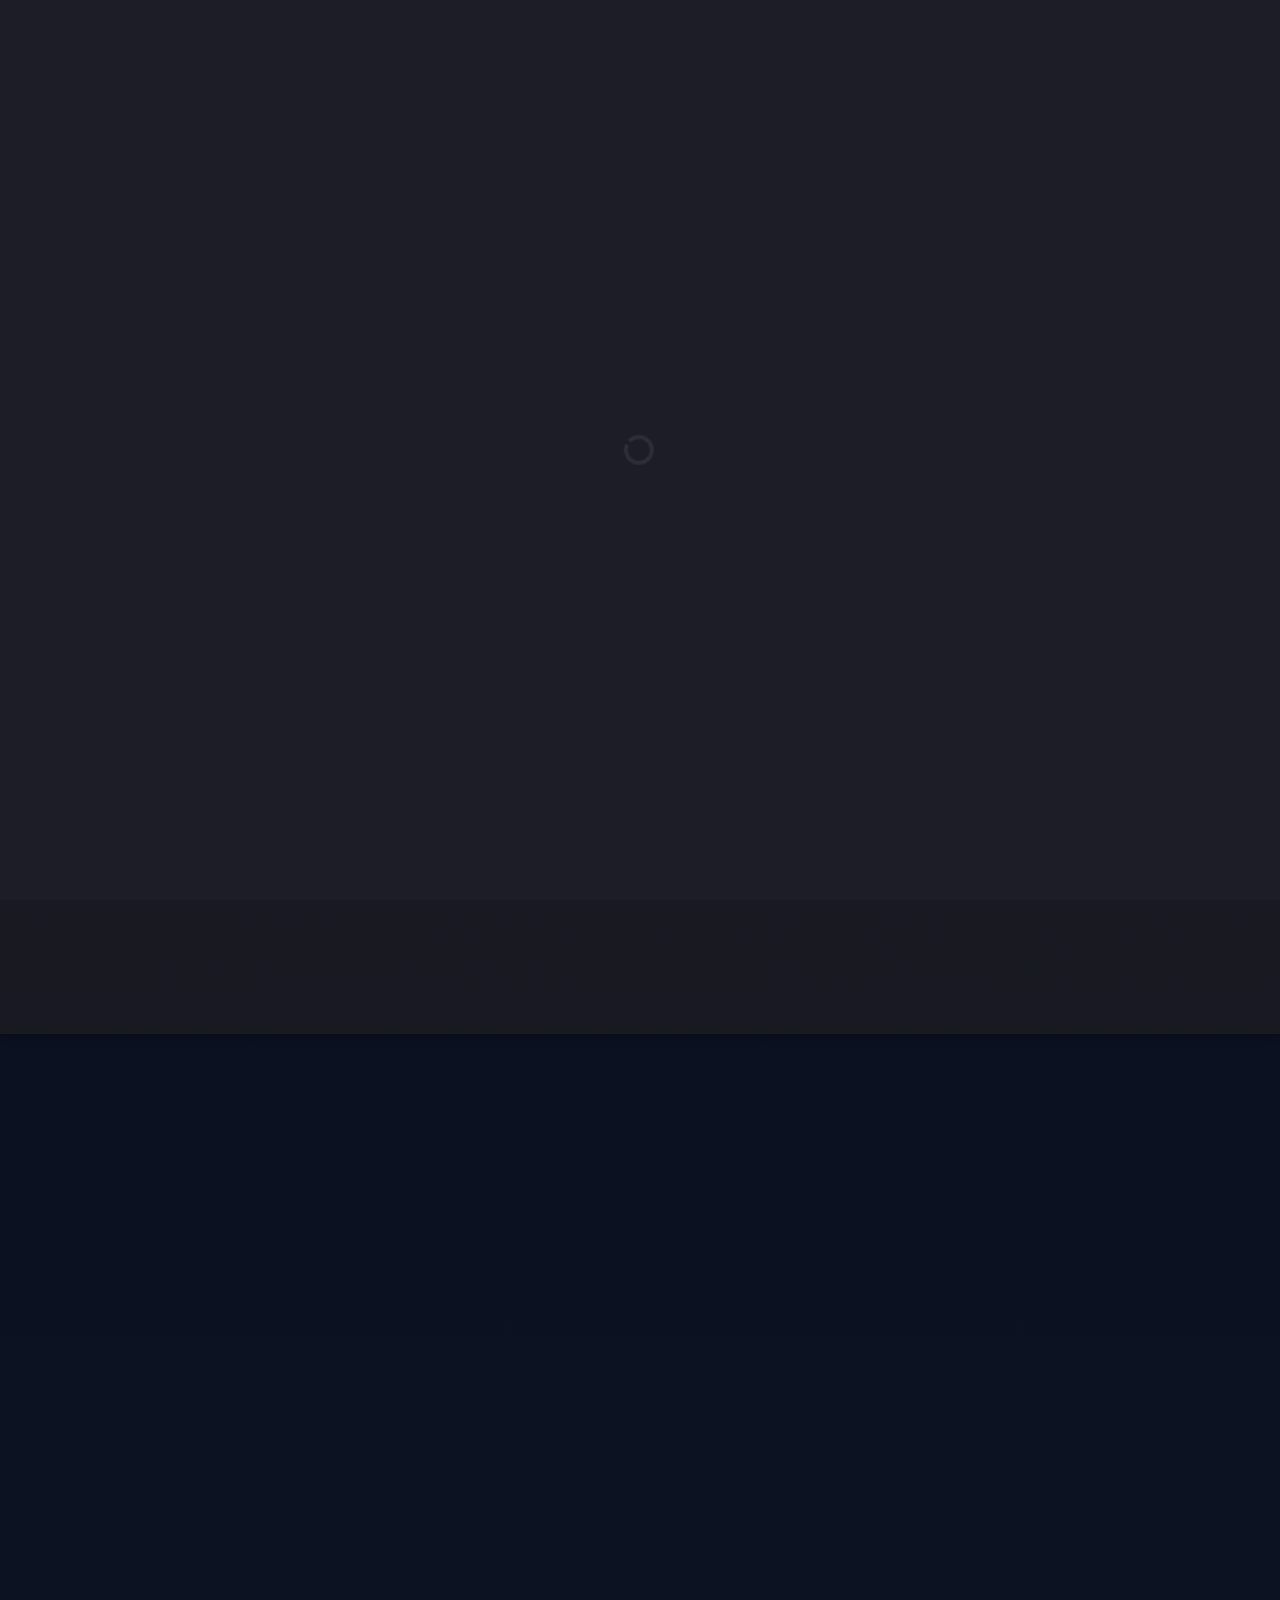
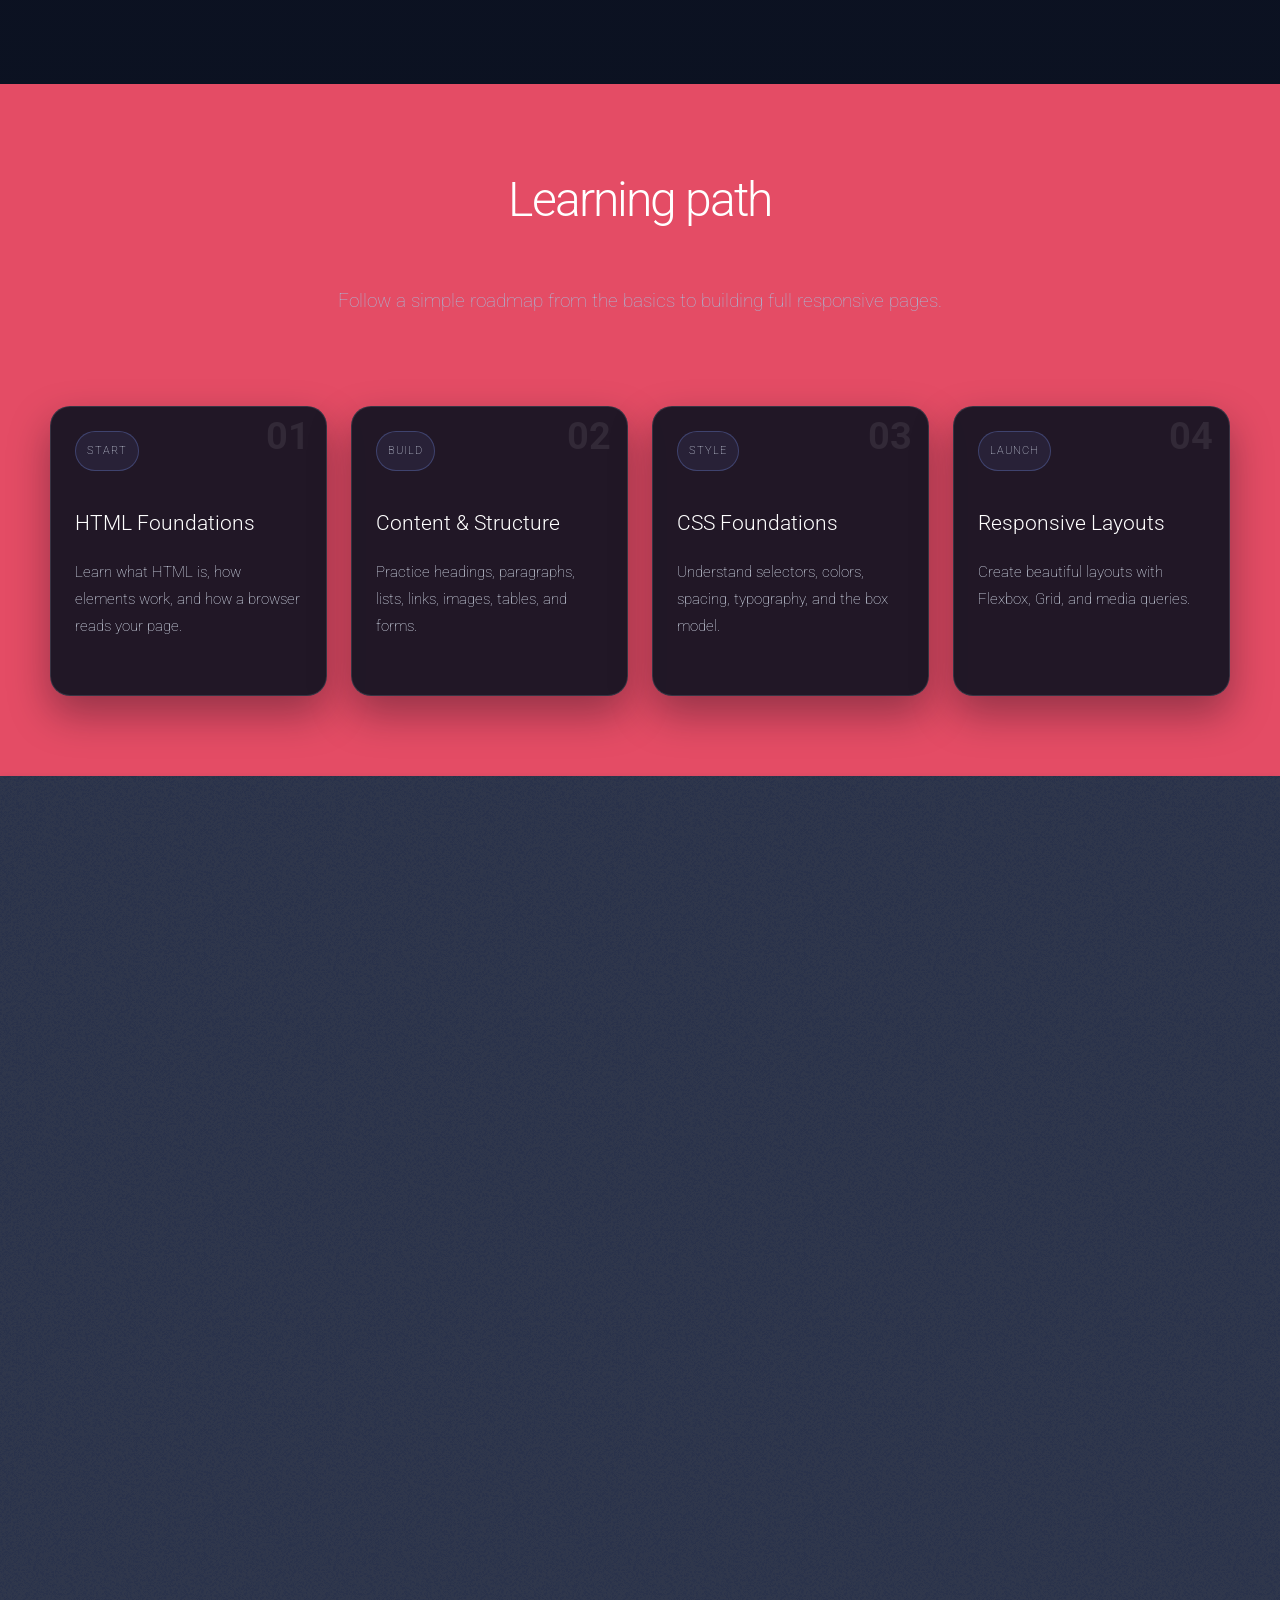
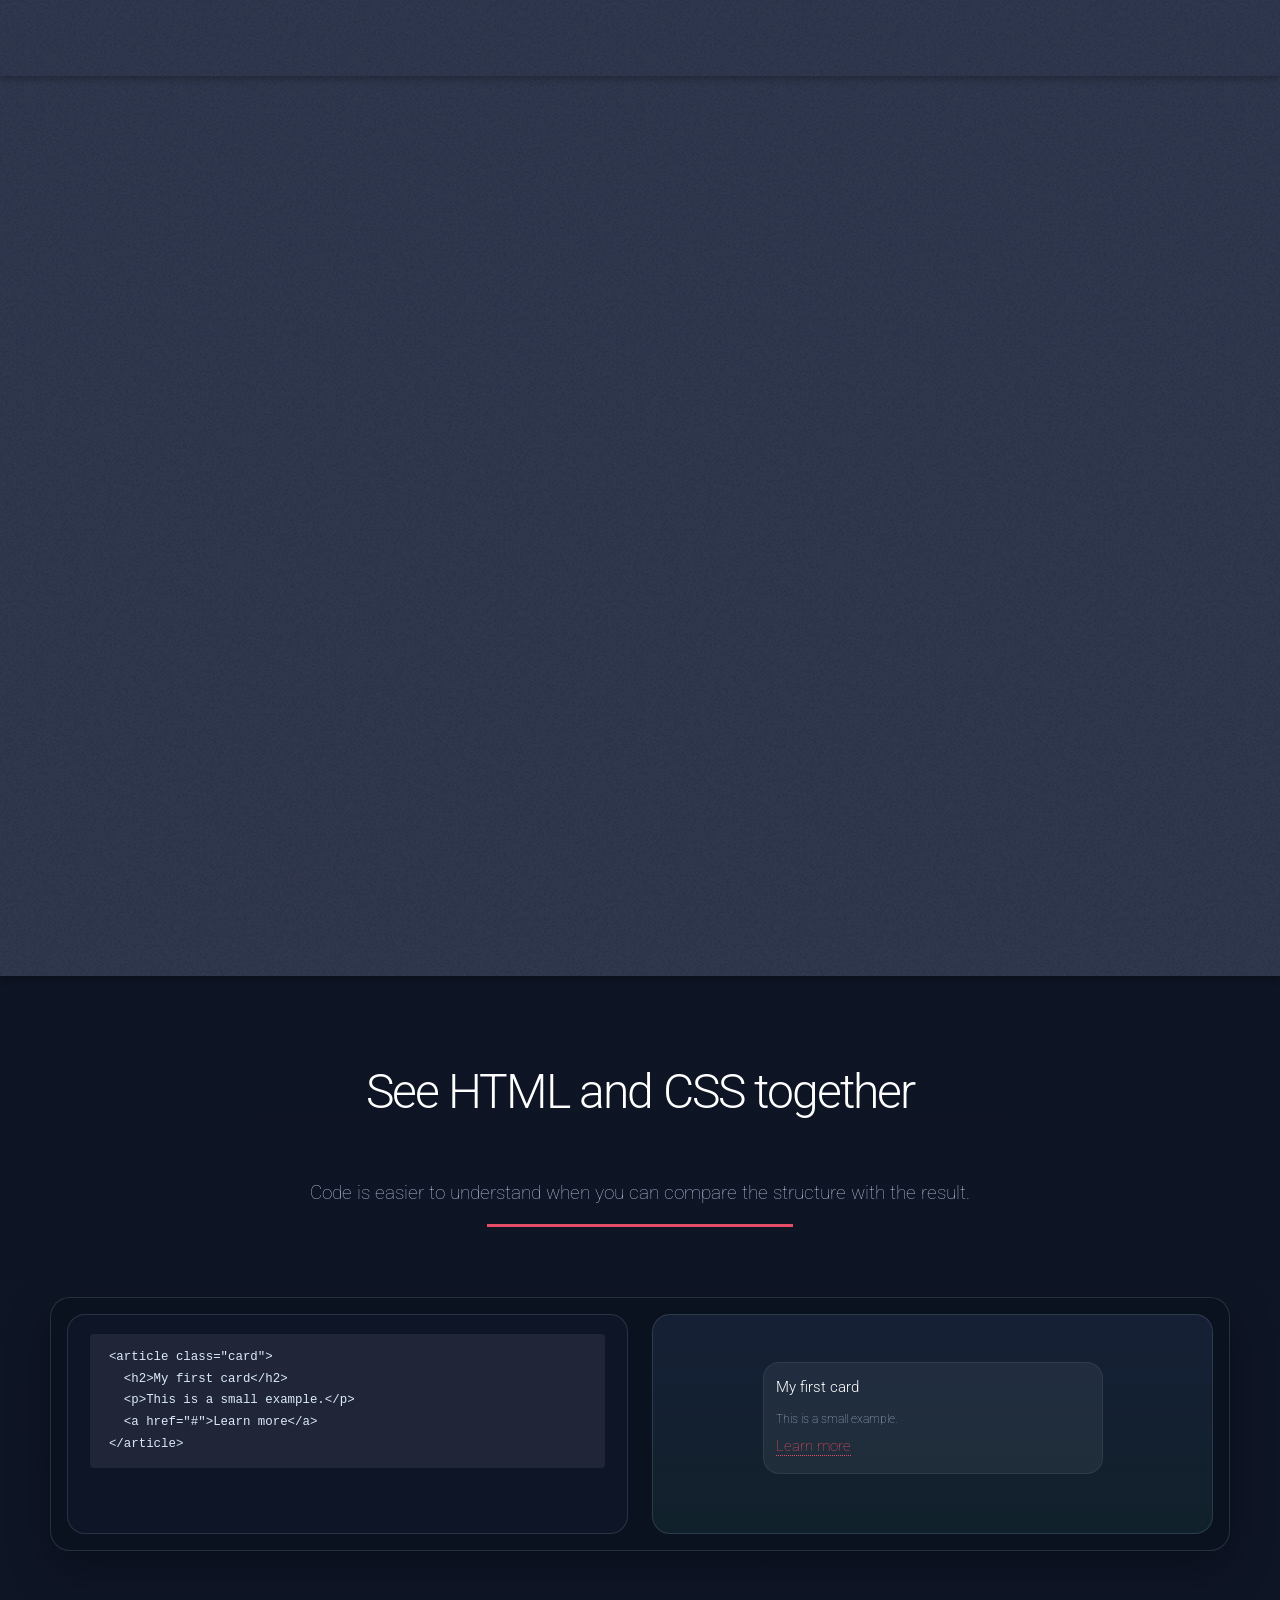
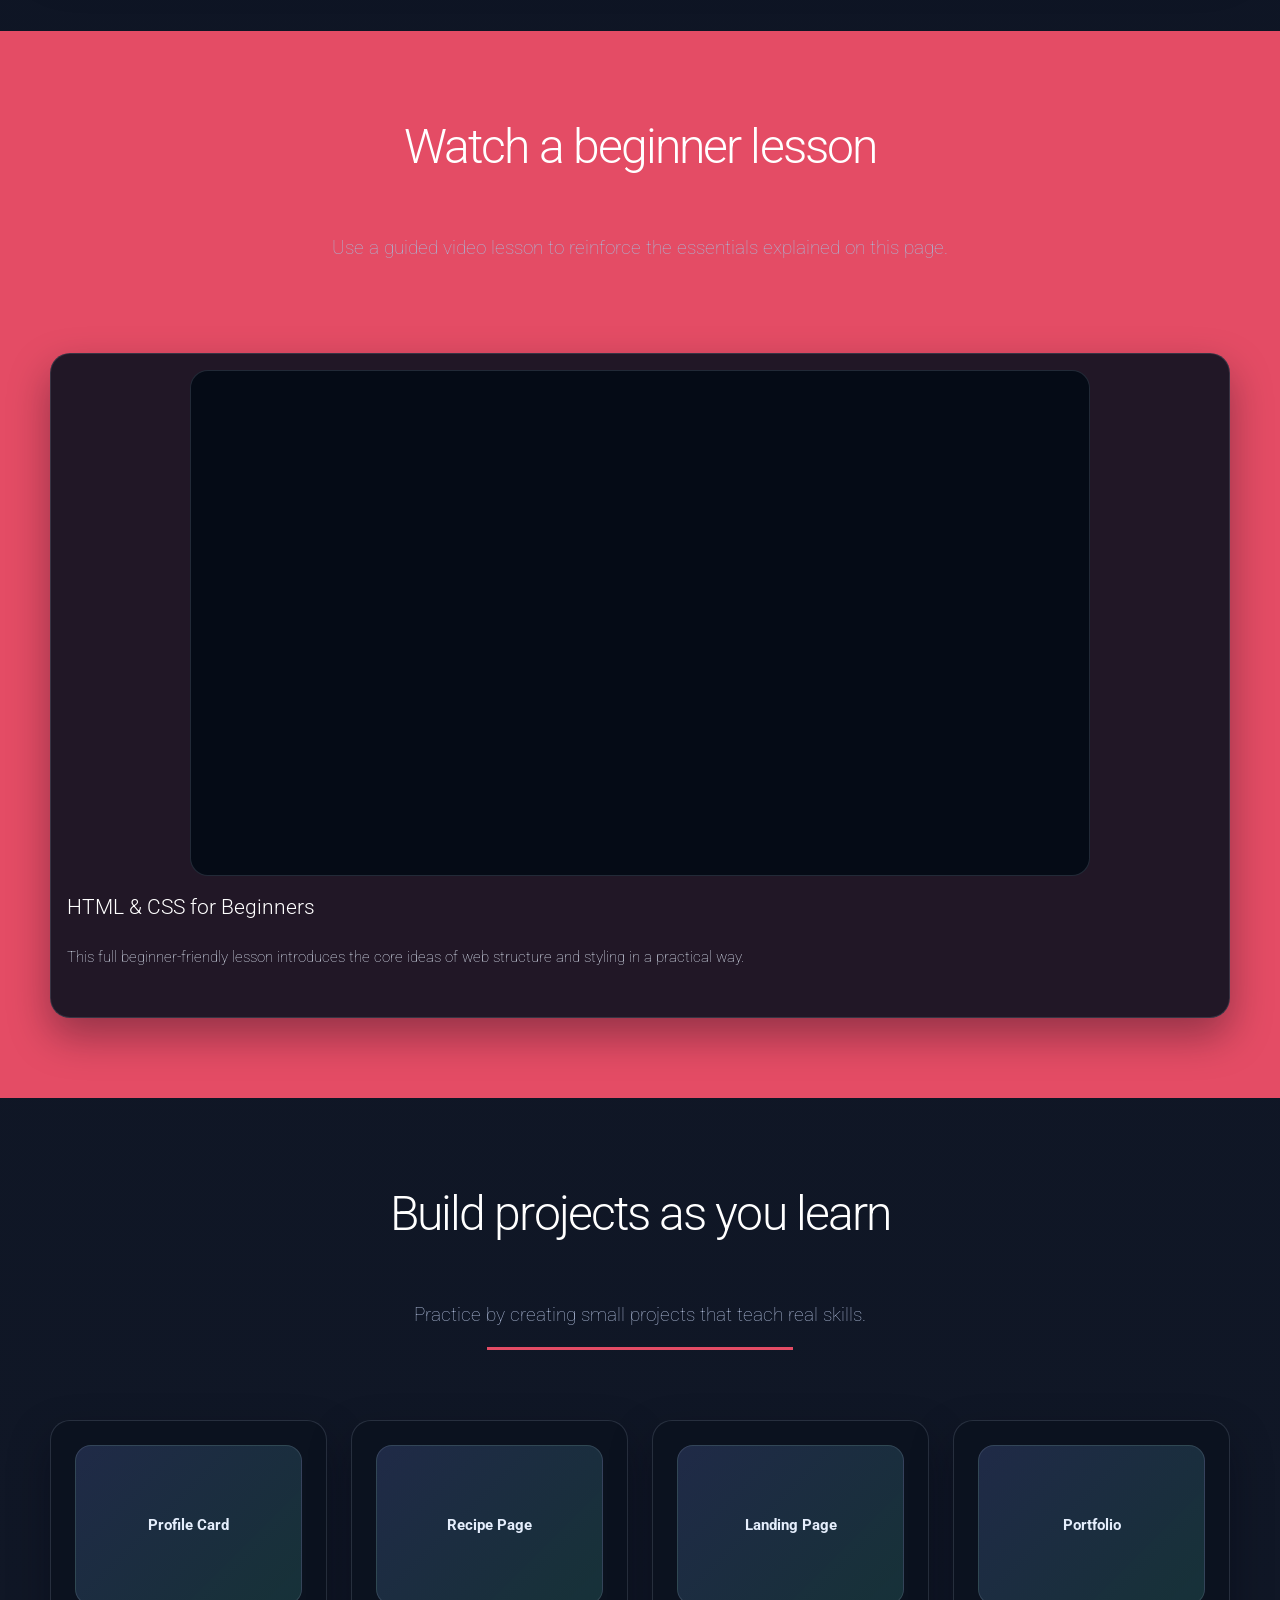
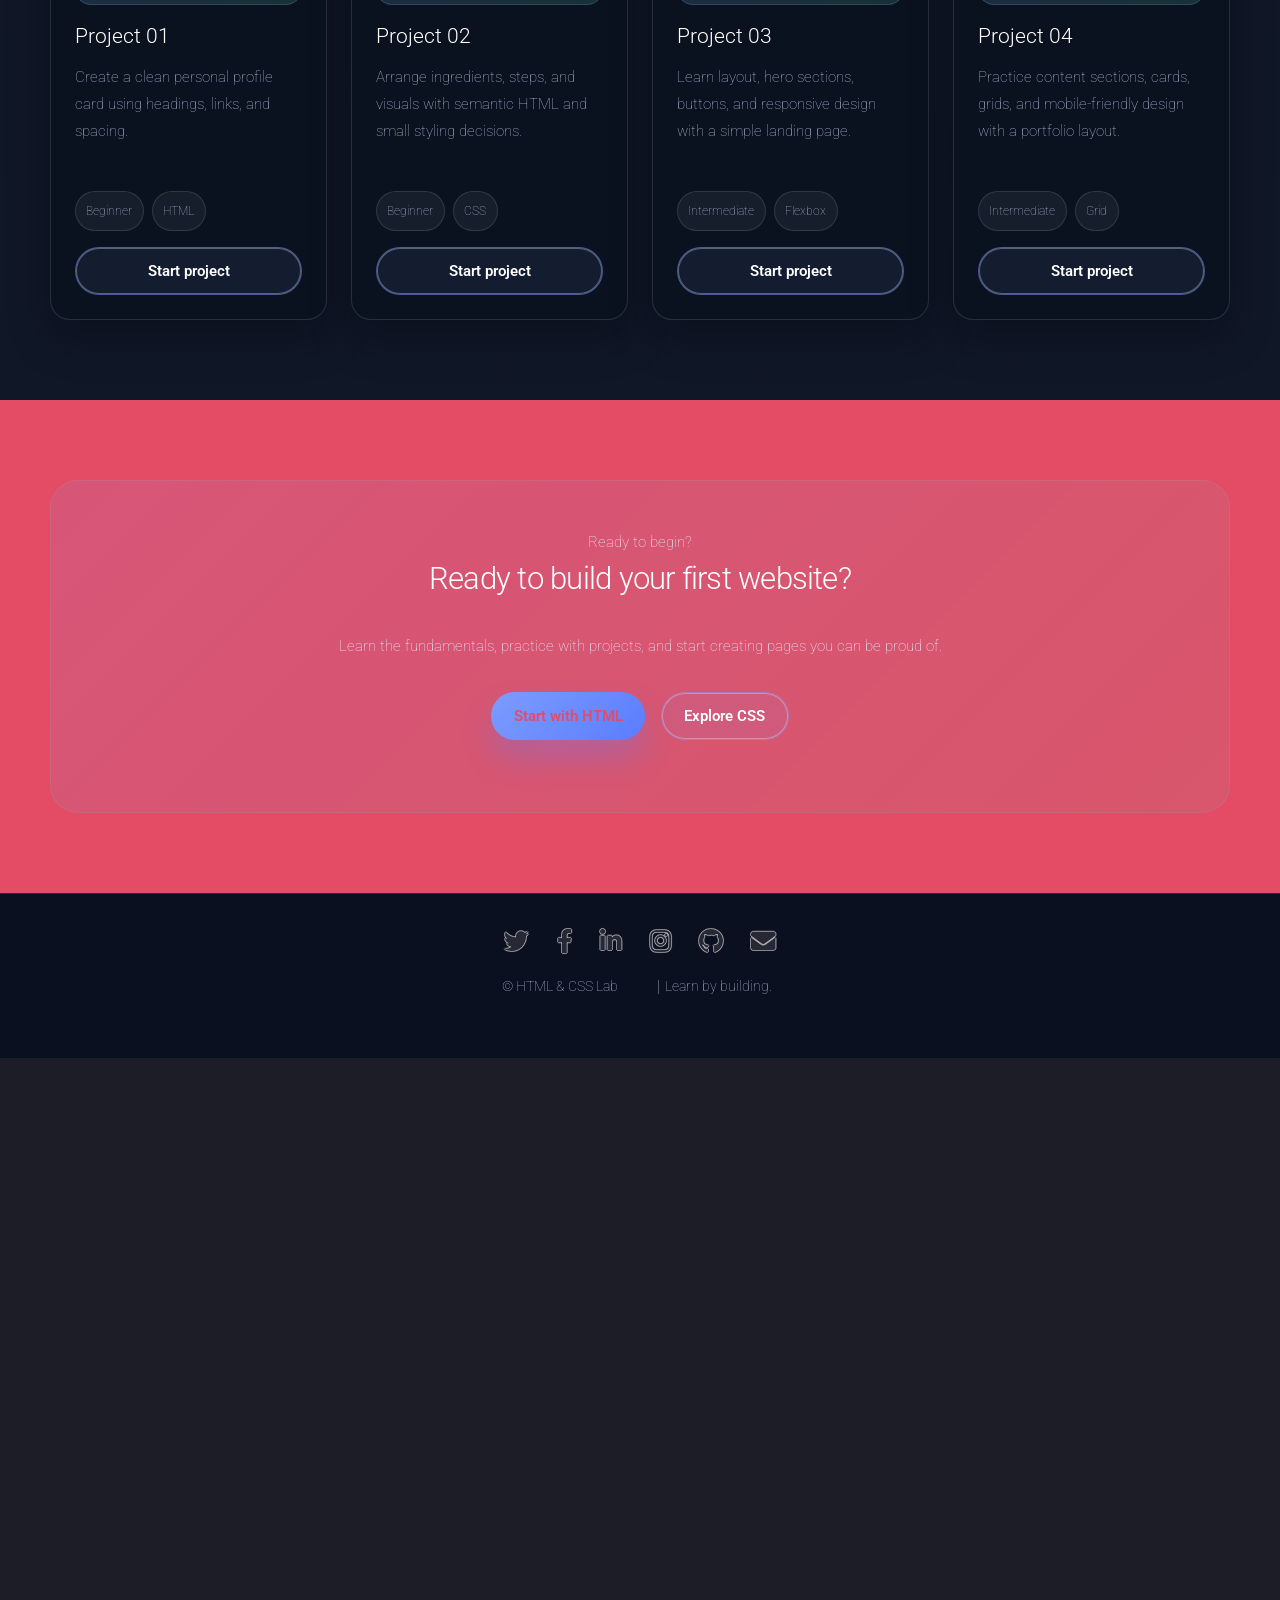
<file: html_lab_new-main/index.html>
<!DOCTYPE html>
<html lang="en">
<head>
  <meta charset="UTF-8">
  <meta http-equiv="refresh" content="0; url=html_lab_logo_updated/index.html">
  <title>HTML & CSS Lab</title>
</head>
<body><p><a href="html_lab_logo_updated/index.html">Open the site</a></p></body>
</html>
</file>
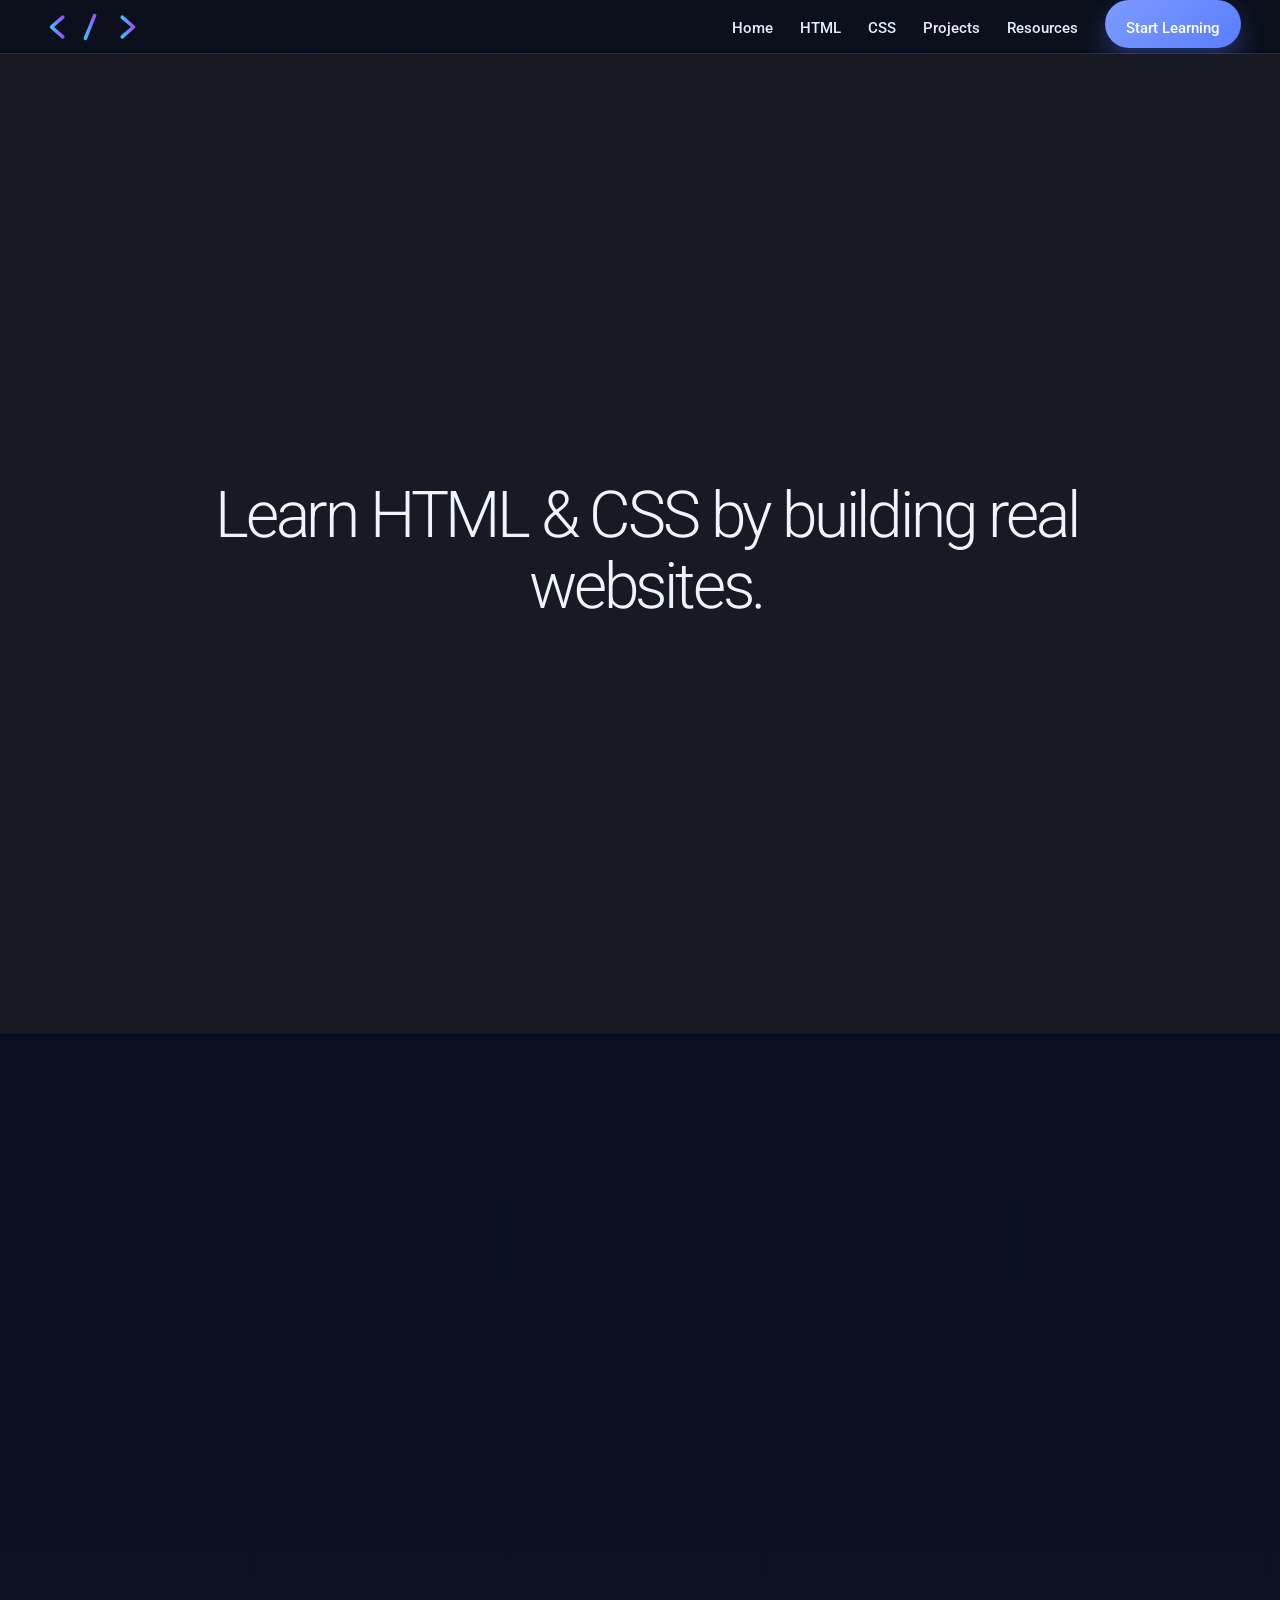
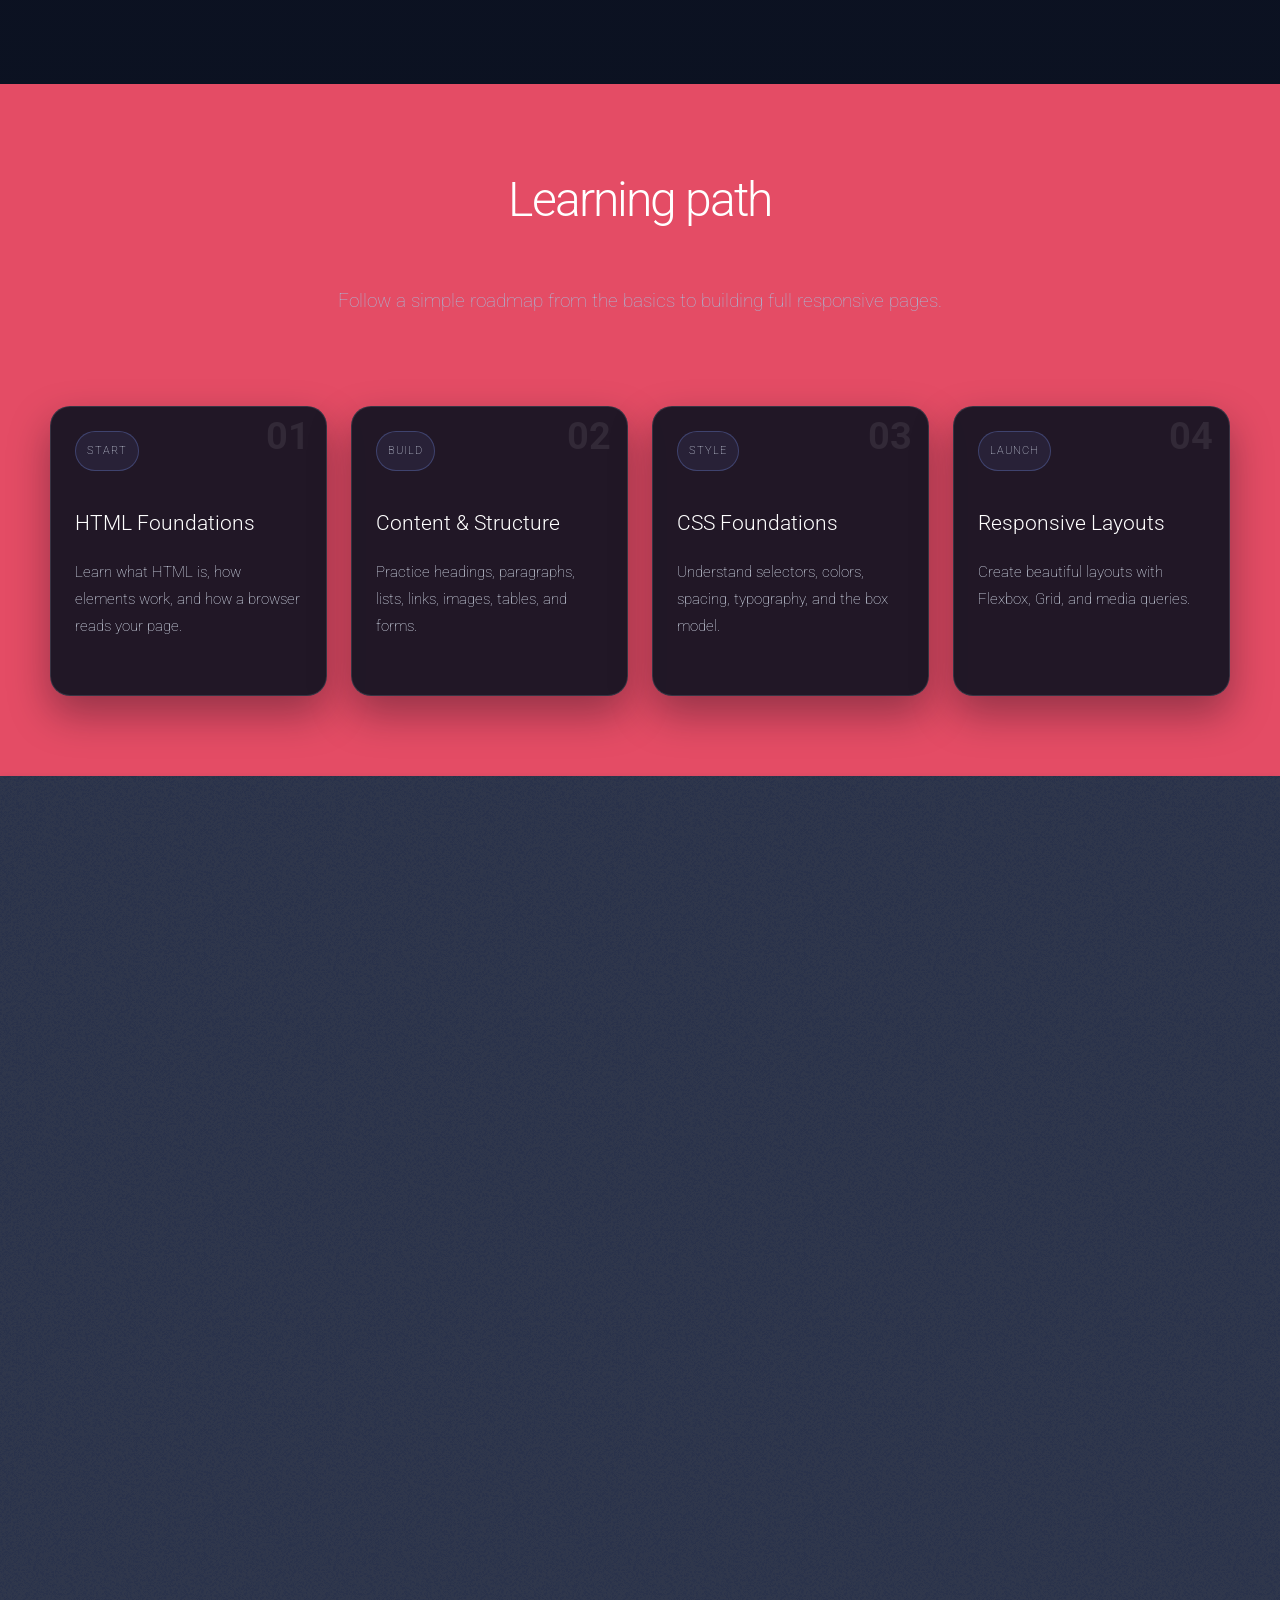
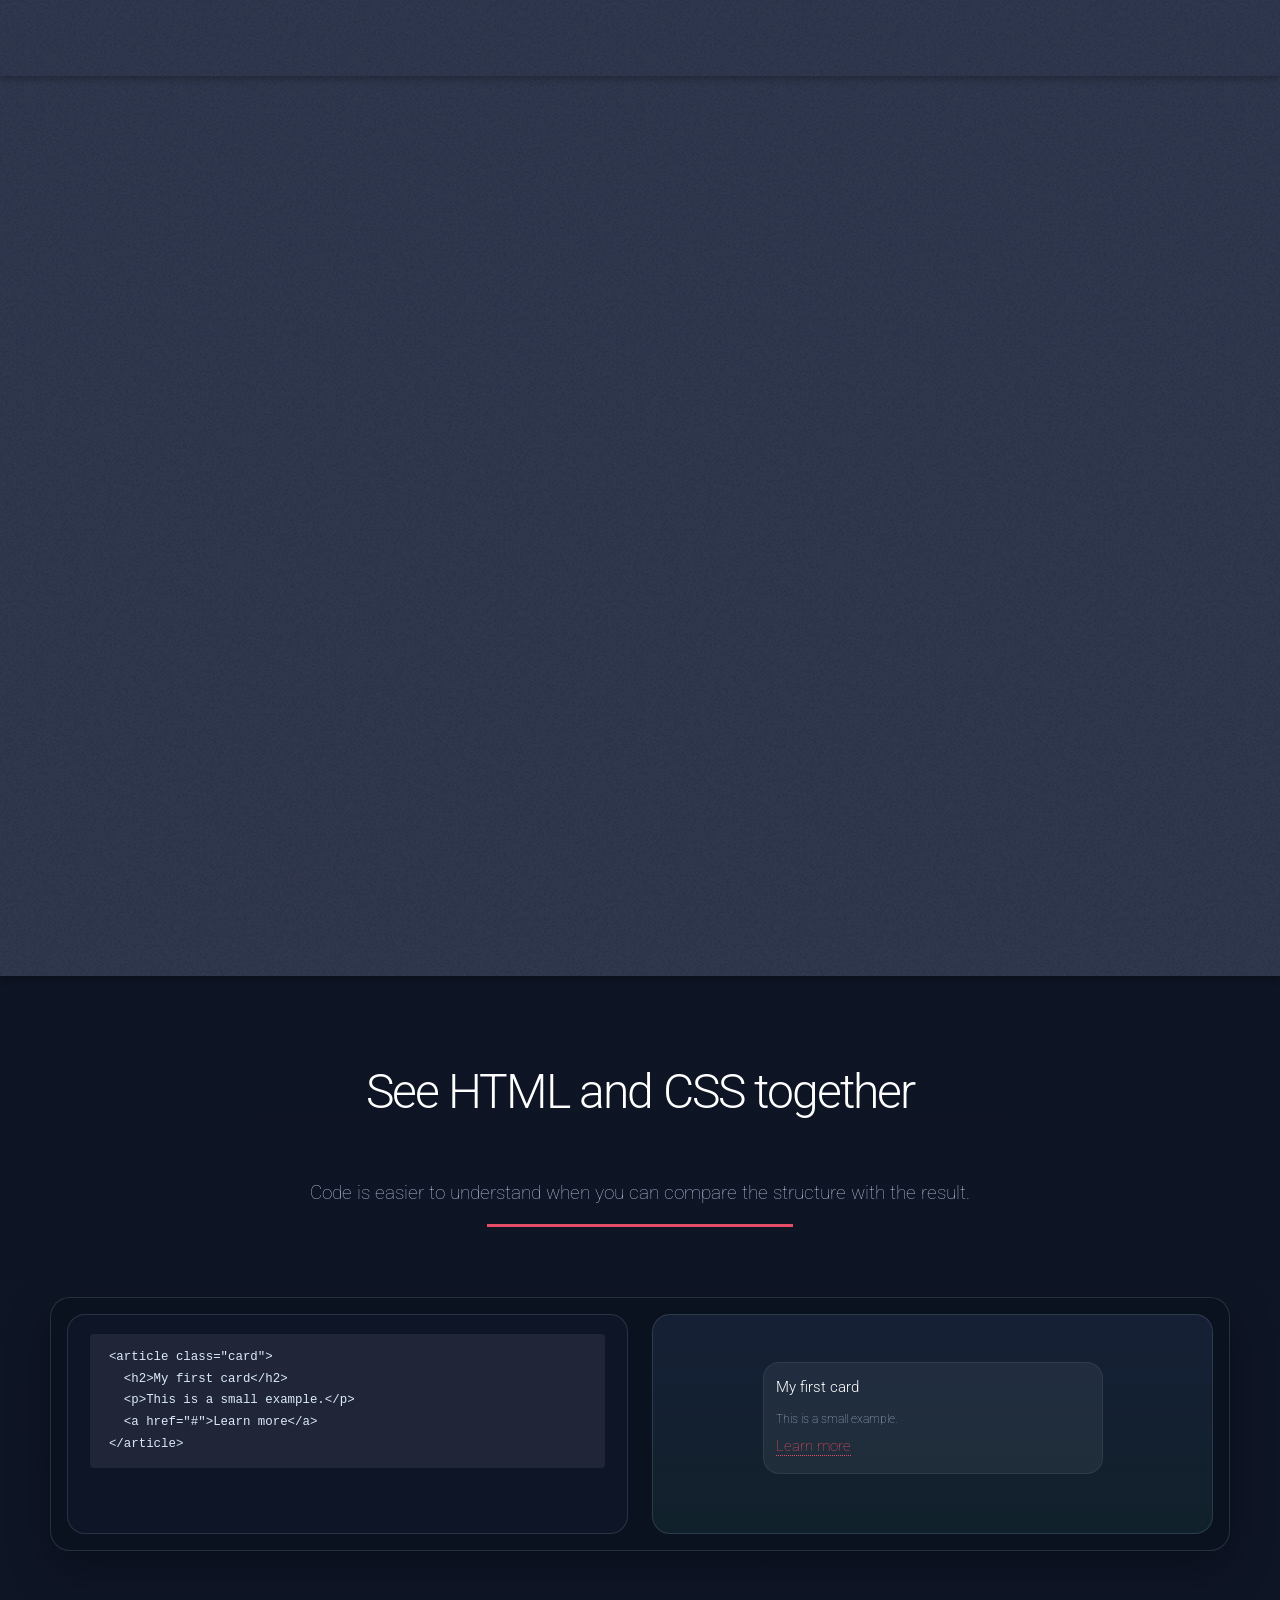
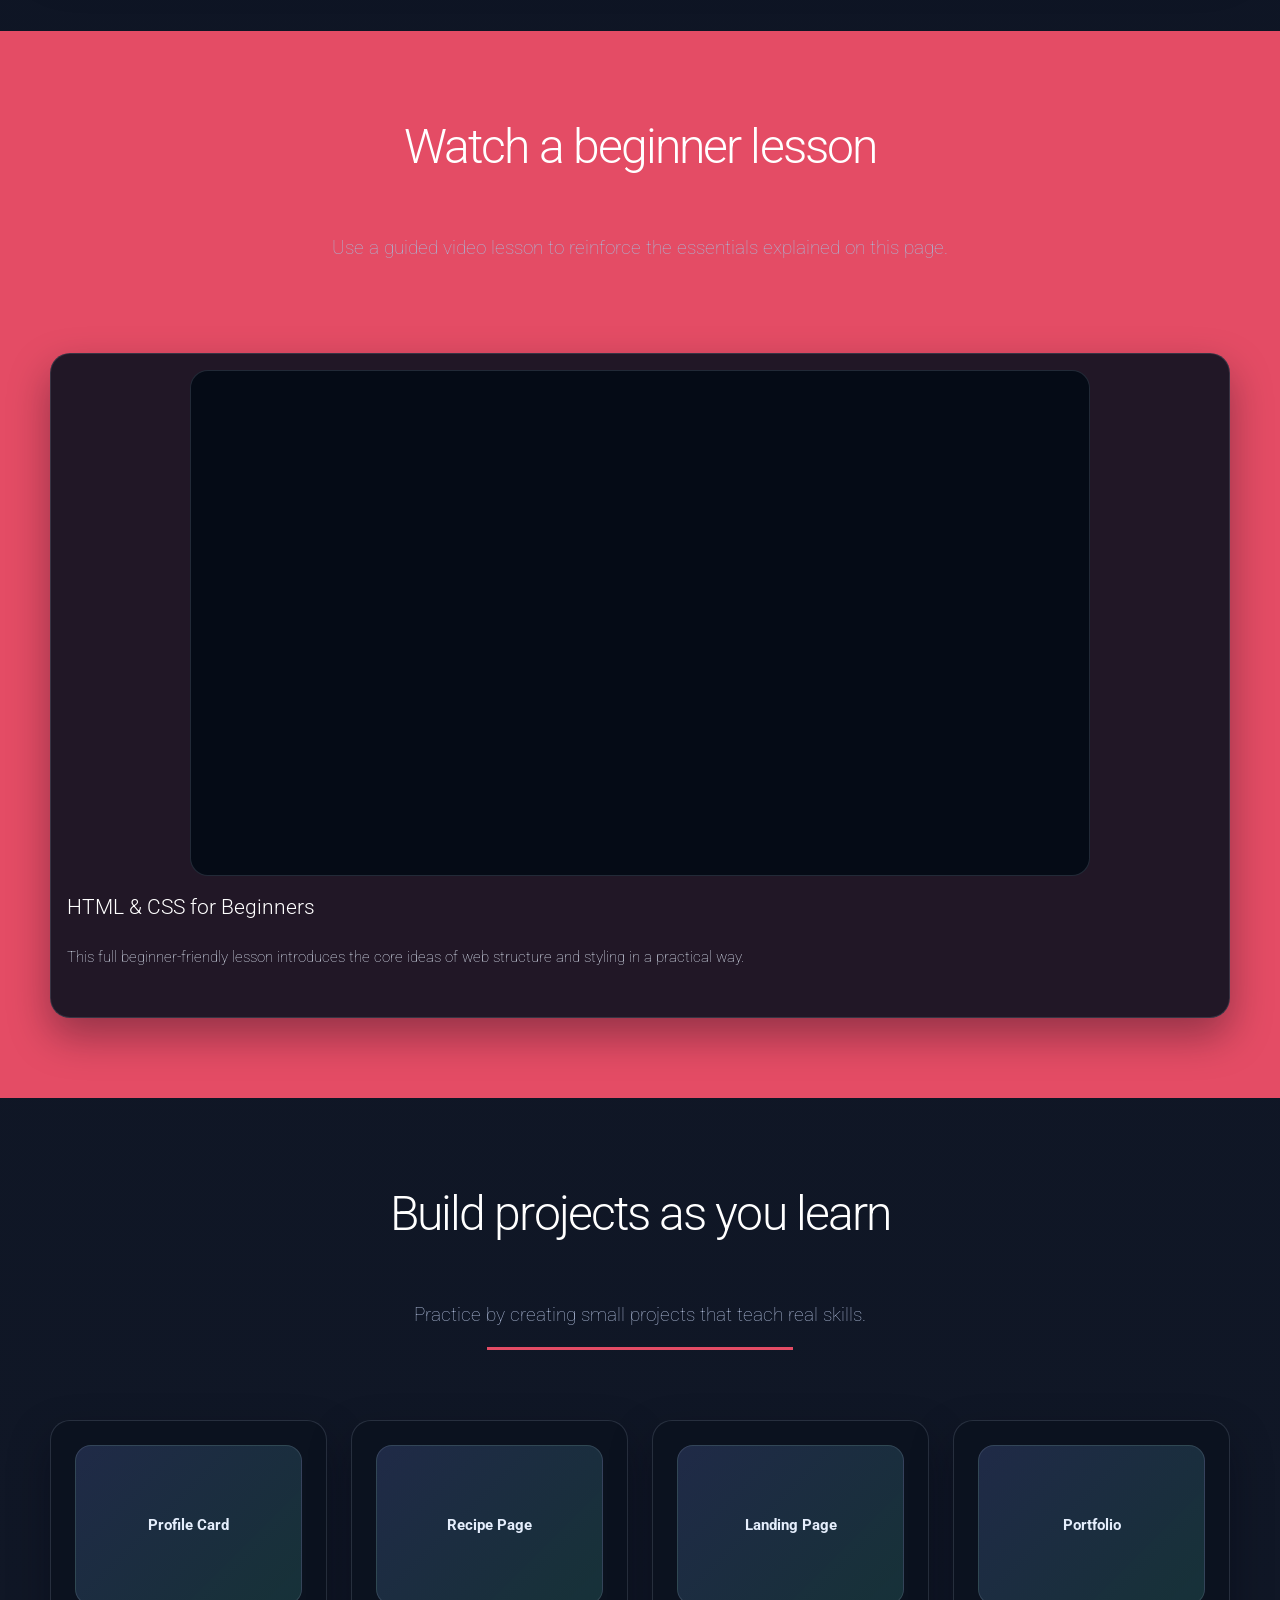
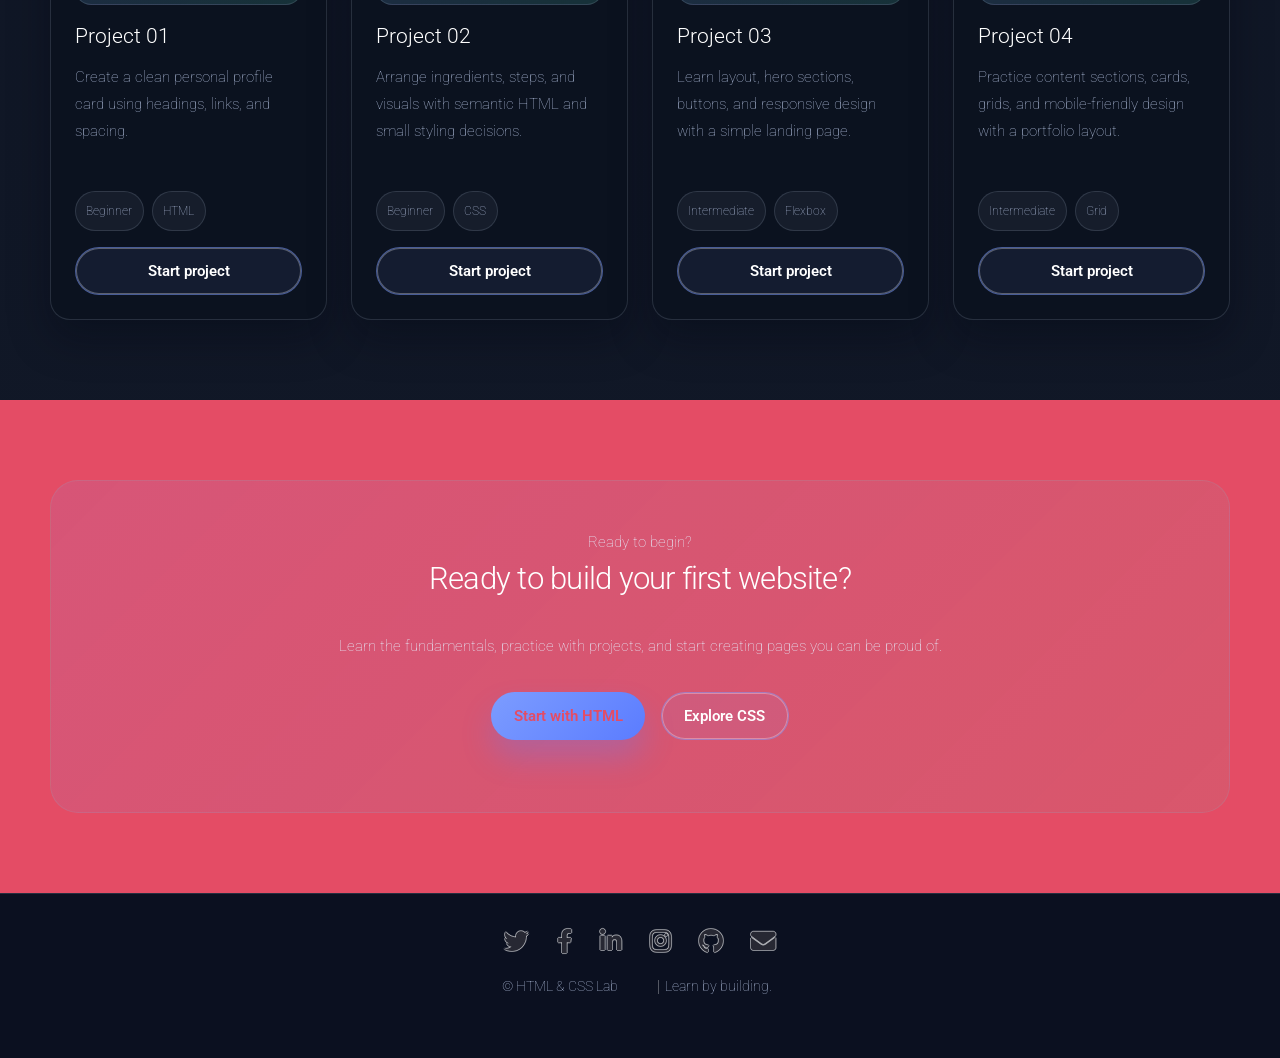
<file: html_lab_new-main/html_lab_logo_updated/index.html>
<!DOCTYPE html>
<html lang="en">
  <head>
    <meta charset="UTF-8" />
    <meta name="viewport" content="width=device-width, initial-scale=1.0" />
    <meta name="description" content="A beginner-friendly learning platform for HTML and CSS fundamentals, interactive examples, projects, and responsive web design." />
    <title>HTML & CSS Lab</title>
    <link rel="stylesheet" href="assets/css/main.css" />
    <link rel="stylesheet" href="assets/css/education.css" />
    <noscript><link rel="stylesheet" href="assets/css/noscript.css" /></noscript>
  </head>
  <body class="is-preload landing">
    <div id="page-wrapper">
      <header id="header">
        <h1 id="logo"><a href="index.html"><img src="assets/logo.svg" alt="Code Logo" style="height:34px;vertical-align:middle"></a></h1>
        <nav id="nav">
          <ul>
            <li><a href="index.html">Home</a></li>
            <li><a href="left-sidebar.html">HTML</a></li>
            <li><a href="right-sidebar.html">CSS</a></li>
            <li><a href="no-sidebar.html">Projects</a></li>
            <li><a href="elements.html">Resources</a></li>
            <li><a href="#cta" class="button primary">Start Learning</a></li>
          </ul>
        </nav>
      </header>

      <section id="banner">
        <div class="content">
          <div class="hero-copy">
            <h2>Learn HTML & CSS by building real websites.</h2>
          </div>
        </div>
      </section>

      <section id="why" class="wrapper style1 special fade-up">
        <div class="container">
          <header class="major">
            <h2>Style your pages with layout, color, spacing and responsive design.</h2>
            <span class="accent-line" aria-hidden="true"></span>
          </header>

          <div class="feature-row">
            <article class="feature-card">
              <div class="icon html-accent">#</div>
              <h3>Selectors</h3>
              <p>Target elements and groups of elements.</p>
            </article>

            <article class="feature-card">
              <div class="icon css-accent">▢</div>
              <h3>Box model</h3>
              <p>Understand margin, border, padding, and width.</p>
            </article>

            <article class="feature-card">
              <div class="icon primary-accent">◎</div>
              <h3>Layout</h3>
              <p>Use Flexbox and Grid to create polished interfaces.</p>
            </article>
          </div>
        </div>
      </section>

      <section id="path" class="wrapper style2">
        <div class="container">
          <header class="major">
            <h2>Learning path</h2>
            <p>Follow a simple roadmap from the basics to building full responsive pages.</p>
          </header>

          <div class="path-grid">
            <article class="step-card" data-step="01">
              <span class="card-tag">Start</span>
              <h3>HTML Foundations</h3>
              <p>Learn what HTML is, how elements work, and how a browser reads your page.</p>
            </article>

            <article class="step-card" data-step="02">
              <span class="card-tag">Build</span>
              <h3>Content & Structure</h3>
              <p>Practice headings, paragraphs, lists, links, images, tables, and forms.</p>
            </article>

            <article class="step-card" data-step="03">
              <span class="card-tag">Style</span>
              <h3>CSS Foundations</h3>
              <p>Understand selectors, colors, spacing, typography, and the box model.</p>
            </article>

            <article class="step-card" data-step="04">
              <span class="card-tag">Launch</span>
              <h3>Responsive Layouts</h3>
              <p>Create beautiful layouts with Flexbox, Grid, and media queries.</p>
            </article>
          </div>
        </div>
      </section>

      <section id="html-path" class="spotlight style1 bottom">
        <span class="image fit main"><img src="images/pic02.jpg" alt="" /></span>
        <div class="content">
          <div class="container">
            <header class="major">
              <h2>HTML lessons</h2>
              <p>Learn the structure behind every page and how to organize content clearly.</p>
            </header>

            <div class="topic-grid">
              <article class="course-topic">
                <div class="icon html-accent">&lt;h1&gt;</div>
                <h3>Headings & paragraphs</h3>
                <p>Organize content and create a clear reading flow.</p>
              </article>

              <article class="course-topic">
                <div class="icon html-accent">🔗</div>
                <h3>Links & images</h3>
                <p>Connect pages and add visuals that support your message.</p>
              </article>

              <article class="course-topic">
                <div class="icon html-accent">☑</div>
                <h3>Lists & forms</h3>
                <p>Create content blocks, questionnaires, and contact forms.</p>
              </article>

              <article class="course-topic">
                <div class="icon html-accent">▣</div>
                <h3>Semantic HTML</h3>
                <p>Use meaningful elements like header, main, section, and footer.</p>
              </article>

              <article class="course-topic">
                <div class="icon html-accent">🎧</div>
                <h3>Media</h3>
                <p>Embed audio, video, and meaningful content without clutter.</p>
              </article>

              <article class="course-topic">
                <div class="icon html-accent">♿</div>
                <h3>Accessibility</h3>
                <p>Build pages that are easier to use for everyone.</p>
              </article>
            </div>
          </div>
        </div>
        <a href="#css-path" class="goto-next scrolly">Next</a>
      </section>

      <section id="css-path" class="spotlight style2 right">
        <span class="image fit main"><img src="images/pic03.jpg" alt="" /></span>
        <div class="content">
          <div class="container">
            <header class="major">
              <h2>CSS lessons</h2>
              <p>Style your pages with layout, color, spacing, and responsive design.</p>
            </header>

            <div class="topic-grid">
              <article class="course-topic">
                <div class="icon css-accent">#</div>
                <h3>Selectors</h3>
                <p>Target elements and groups of elements with clean rules.</p>
              </article>

              <article class="course-topic">
                <div class="icon css-accent">▢</div>
                <h3>Box model</h3>
                <p>Understand margin, border, padding, and width.</p>
              </article>

              <article class="course-topic">
                <div class="icon css-accent">◎</div>
                <h3>Layout</h3>
                <p>Use Flexbox and Grid to create modern page layouts.</p>
              </article>

              <article class="course-topic">
                <div class="icon css-accent">⬚</div>
                <h3>Responsive design</h3>
                <p>Adjust layouts for phones, tablets, and large screens.</p>
              </article>

              <article class="course-topic">
                <div class="icon css-accent">✧</div>
                <h3>Transitions</h3>
                <p>Add subtle motion and polished hover effects.</p>
              </article>

              <article class="course-topic">
                <div class="icon css-accent">◌</div>
                <h3>Variables</h3>
                <p>Keep styles consistent across your project with reusable values.</p>
              </article>
            </div>
          </div>
        </div>
        <a href="#demo" class="goto-next scrolly">Next</a>
      </section>

      <section id="demo" class="wrapper style1">
        <div class="container">
          <header class="major">
            <h2>See HTML and CSS together</h2>
            <p>Code is easier to understand when you can compare the structure with the result.</p>
          </header>

          <div class="code-result">
            <div class="code-demo">
              <pre><code>&lt;article class="card"&gt;
  &lt;h2&gt;My first card&lt;/h2&gt;
  &lt;p&gt;This is a small example.&lt;/p&gt;
  &lt;a href="#"&gt;Learn more&lt;/a&gt;
&lt;/article&gt;</code></pre>
            </div>

            <div class="render-demo">
              <div class="preview-card">
                <h4>My first card</h4>
                <p>This is a small example.</p>
                <a href="#">Learn more</a>
              </div>
            </div>
          </div>
        </div>
      </section>

      <section class="wrapper style2">
        <div class="container">
          <header class="major">
            <h2>Watch a beginner lesson</h2>
            <p>Use a guided video lesson to reinforce the essentials explained on this page.</p>
          </header>

          <div class="video-card">
            <div class="video-frame">
              <iframe src="https://www.youtube.com/embed/a_iQb1lnAEQ" title="HTML & CSS for Beginners" allowfullscreen></iframe>
            </div>
            <h3>HTML & CSS for Beginners</h3>
            <p>This full beginner-friendly lesson introduces the core ideas of web structure and styling in a practical way.</p>
          </div>
        </div>
      </section>

      <section class="wrapper style1">
        <div class="container">
          <header class="major">
            <h2>Build projects as you learn</h2>
            <p>Practice by creating small projects that teach real skills.</p>
          </header>

          <div class="project-grid">
            <article class="project-card">
              <div class="project-thumb">Profile Card</div>
              <h3>Project 01</h3>
              <p>Create a clean personal profile card using headings, links, and spacing.</p>
              <ul class="project-meta">
                <li>Beginner</li>
                <li>HTML</li>
              </ul>
              <a href="no-sidebar.html" class="button secondary">Start project</a>
            </article>

            <article class="project-card">
              <div class="project-thumb">Recipe Page</div>
              <h3>Project 02</h3>
              <p>Arrange ingredients, steps, and visuals with semantic HTML and small styling decisions.</p>
              <ul class="project-meta">
                <li>Beginner</li>
                <li>CSS</li>
              </ul>
              <a href="no-sidebar.html" class="button secondary">Start project</a>
            </article>

            <article class="project-card">
              <div class="project-thumb">Landing Page</div>
              <h3>Project 03</h3>
              <p>Learn layout, hero sections, buttons, and responsive design with a simple landing page.</p>
              <ul class="project-meta">
                <li>Intermediate</li>
                <li>Flexbox</li>
              </ul>
              <a href="no-sidebar.html" class="button secondary">Start project</a>
            </article>

            <article class="project-card">
              <div class="project-thumb">Portfolio</div>
              <h3>Project 04</h3>
              <p>Practice content sections, cards, grids, and mobile-friendly design with a portfolio layout.</p>
              <ul class="project-meta">
                <li>Intermediate</li>
                <li>Grid</li>
              </ul>
              <a href="no-sidebar.html" class="button secondary">Start project</a>
            </article>
          </div>
        </div>
      </section>

      <section id="cta" class="wrapper style2">
        <div class="container">
          <div class="cta-block">
            <span class="eyebrow">Ready to begin?</span>
            <h2>Ready to build your first website?</h2>
            <p>Learn the fundamentals, practice with projects, and start creating pages you can be proud of.</p>
            <div class="hero-actions" style="justify-content: center;">
              <a href="left-sidebar.html" class="button primary">Start with HTML</a>
              <a href="right-sidebar.html" class="button secondary">Explore CSS</a>
            </div>
          </div>
        </div>
      </section>

      <footer id="footer">
        <ul class="icons">
          <li><a href="#" class="icon brands alt fa-twitter"><span class="label">Twitter</span></a></li>
          <li><a href="#" class="icon brands alt fa-facebook-f"><span class="label">Facebook</span></a></li>
          <li><a href="#" class="icon brands alt fa-linkedin-in"><span class="label">LinkedIn</span></a></li>
          <li><a href="#" class="icon brands alt fa-instagram"><span class="label">Instagram</span></a></li>
          <li><a href="#" class="icon brands alt fa-github"><span class="label">GitHub</span></a></li>
          <li><a href="#" class="icon solid alt fa-envelope"><span class="label">Email</span></a></li>
        </ul>
        <ul class="copyright">
          <li>&copy; HTML & CSS Lab</li>
          <li>Learn by building.</li>
        </ul>
      </footer>
    </div>

    <script src="assets/js/jquery.min.js"></script>
    <script src="assets/js/jquery.scrolly.min.js"></script>
    <script src="assets/js/jquery.dropotron.min.js"></script>
    <script src="assets/js/jquery.scrollex.min.js"></script>
    <script src="assets/js/browser.min.js"></script>
    <script src="assets/js/breakpoints.min.js"></script>
    <script src="assets/js/util.js"></script>
    <script src="assets/js/main.js"></script>
  </body>
</html>
</file>
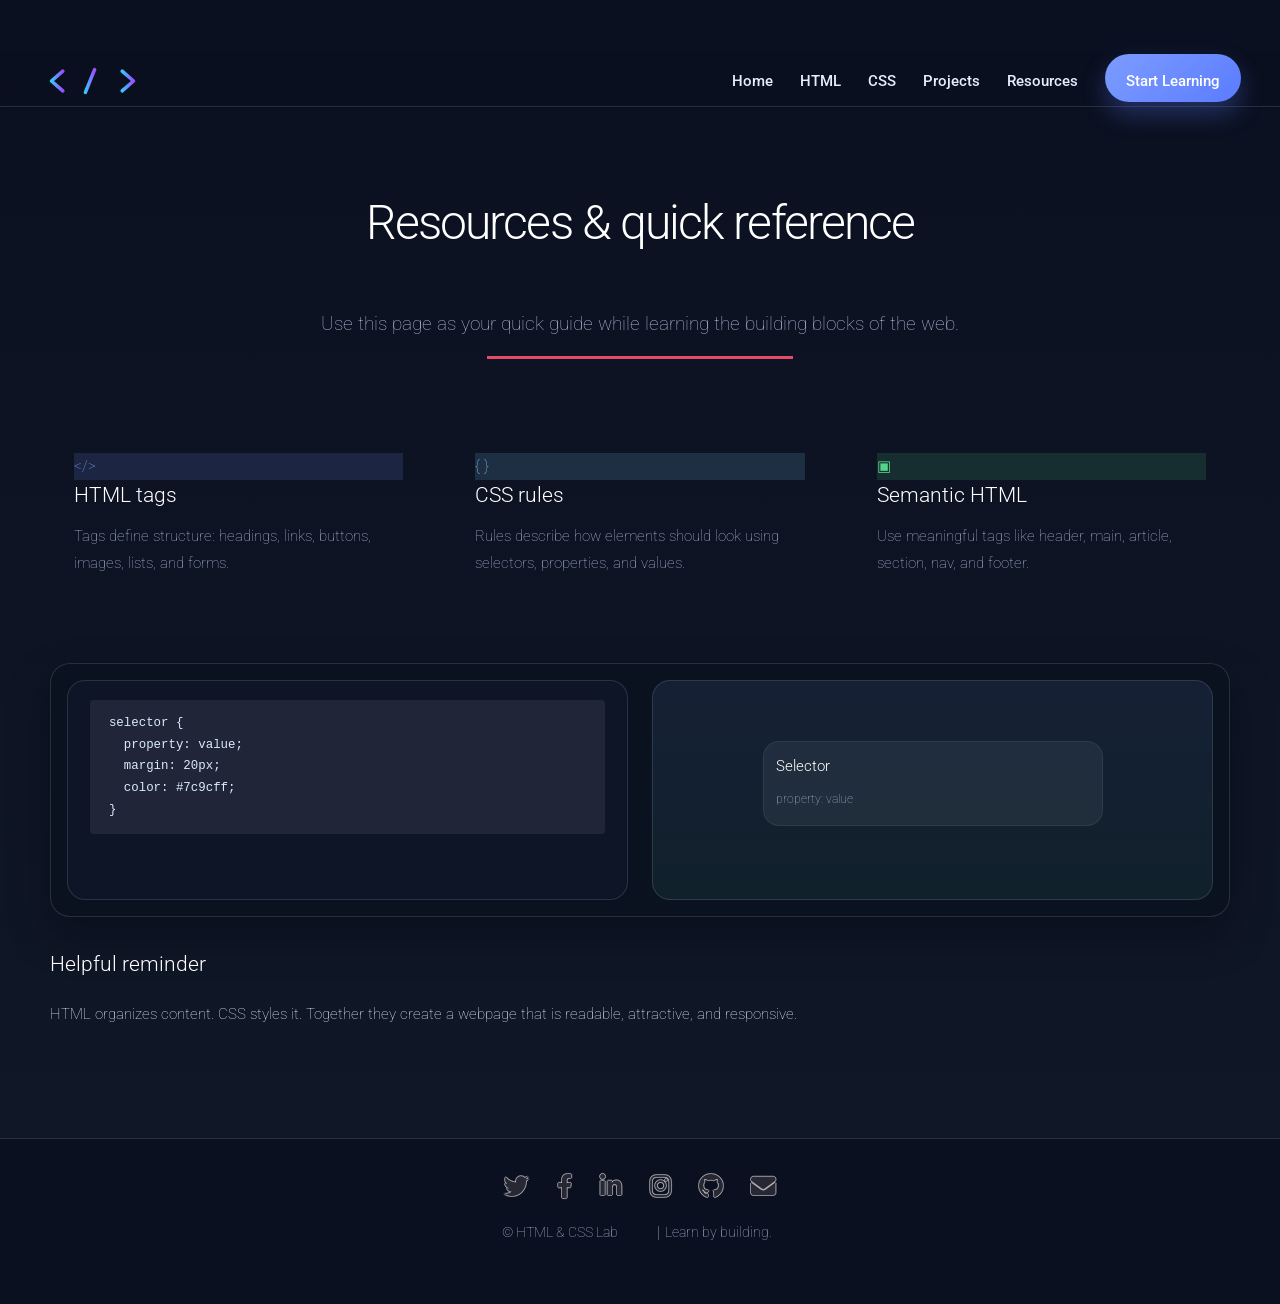
<file: html_lab_new-main/html_lab_logo_updated/elements.html>
<!DOCTYPE HTML>
<html>
	<head>
		<meta charset="UTF-8" />
		<meta name="viewport" content="width=device-width, initial-scale=1.0" />
		<meta name="description" content="Quick reference for key HTML and CSS concepts, examples, and beginner-friendly web development resources." />
		<title>Resources | HTML & CSS Lab</title>
		<link rel="stylesheet" href="assets/css/main.css" />
		<link rel="stylesheet" href="assets/css/education.css" />
		<noscript><link rel="stylesheet" href="assets/css/noscript.css" /></noscript>
	</head>
	<body class="is-preload">
		<div id="page-wrapper">
			<header id="header">
				<h1 id="logo"><a href="index.html"><img src="assets/logo.svg" alt="Code Logo" style="height:34px;vertical-align:middle"></a></h1>
				<nav id="nav">
					<ul>
						<li><a href="index.html">Home</a></li>
						<li><a href="left-sidebar.html">HTML</a></li>
						<li><a href="right-sidebar.html">CSS</a></li>
						<li><a href="no-sidebar.html">Projects</a></li>
						<li><a href="elements.html">Resources</a></li>
						<li><a href="index.html#cta" class="button primary">Start Learning</a></li>
					</ul>
				</nav>
			</header>

			<!-- Main -->
				<div id="main" class="wrapper style1">
					<div class="container">
						<header class="major">
							<h2>Resources & quick reference</h2>
							<p>Use this page as your quick guide while learning the building blocks of the web.</p>
						</header>

						<div class="resource-grid">
							<article class="resource-card">
								<div class="icon primary-accent">&lt;/&gt;</div>
								<h3>HTML tags</h3>
								<p>Tags define structure: headings, links, buttons, images, lists, and forms.</p>
							</article>

							<article class="resource-card">
								<div class="icon css-accent">{ }</div>
								<h3>CSS rules</h3>
								<p>Rules describe how elements should look using selectors, properties, and values.</p>
							</article>

							<article class="resource-card">
								<div class="icon success-accent">▣</div>
								<h3>Semantic HTML</h3>
								<p>Use meaningful tags like header, main, article, section, nav, and footer.</p>
							</article>
						</div>

						<div class="code-result" style="margin-top: 2rem;">
							<div class="code-demo">
								<pre><code>selector {
  property: value;
  margin: 20px;
  color: #7c9cff;
}</code></pre>
							</div>
							<div class="render-demo">
								<div class="preview-card">
									<h4>Selector</h4>
									<p>property: value</p>
								</div>
							</div>
						</div>

						<div class="exercise-box" style="margin-top: 2rem;">
							<h3>Helpful reminder</h3>
							<p>HTML organizes content. CSS styles it. Together they create a webpage that is readable, attractive, and responsive.</p>
						</div>
					</div>
				</div>

<footer id="footer">
				<ul class="icons">
					<li><a href="#" class="icon brands alt fa-twitter"><span class="label">Twitter</span></a></li>
					<li><a href="#" class="icon brands alt fa-facebook-f"><span class="label">Facebook</span></a></li>
					<li><a href="#" class="icon brands alt fa-linkedin-in"><span class="label">LinkedIn</span></a></li>
					<li><a href="#" class="icon brands alt fa-instagram"><span class="label">Instagram</span></a></li>
					<li><a href="#" class="icon brands alt fa-github"><span class="label">GitHub</span></a></li>
					<li><a href="#" class="icon solid alt fa-envelope"><span class="label">Email</span></a></li>
				</ul>
				<ul class="copyright">
					<li>&copy; HTML & CSS Lab</li>
					<li>Learn by building.</li>
				</ul>
			</footer>

		</div>

		<!-- Scripts -->
			<script src="assets/js/jquery.min.js"></script>
			<script src="assets/js/jquery.scrolly.min.js"></script>
			<script src="assets/js/jquery.dropotron.min.js"></script>
			<script src="assets/js/jquery.scrollex.min.js"></script>
			<script src="assets/js/browser.min.js"></script>
			<script src="assets/js/breakpoints.min.js"></script>
			<script src="assets/js/util.js"></script>
			<script src="assets/js/main.js"></script>

	</body>
</html>
</file>
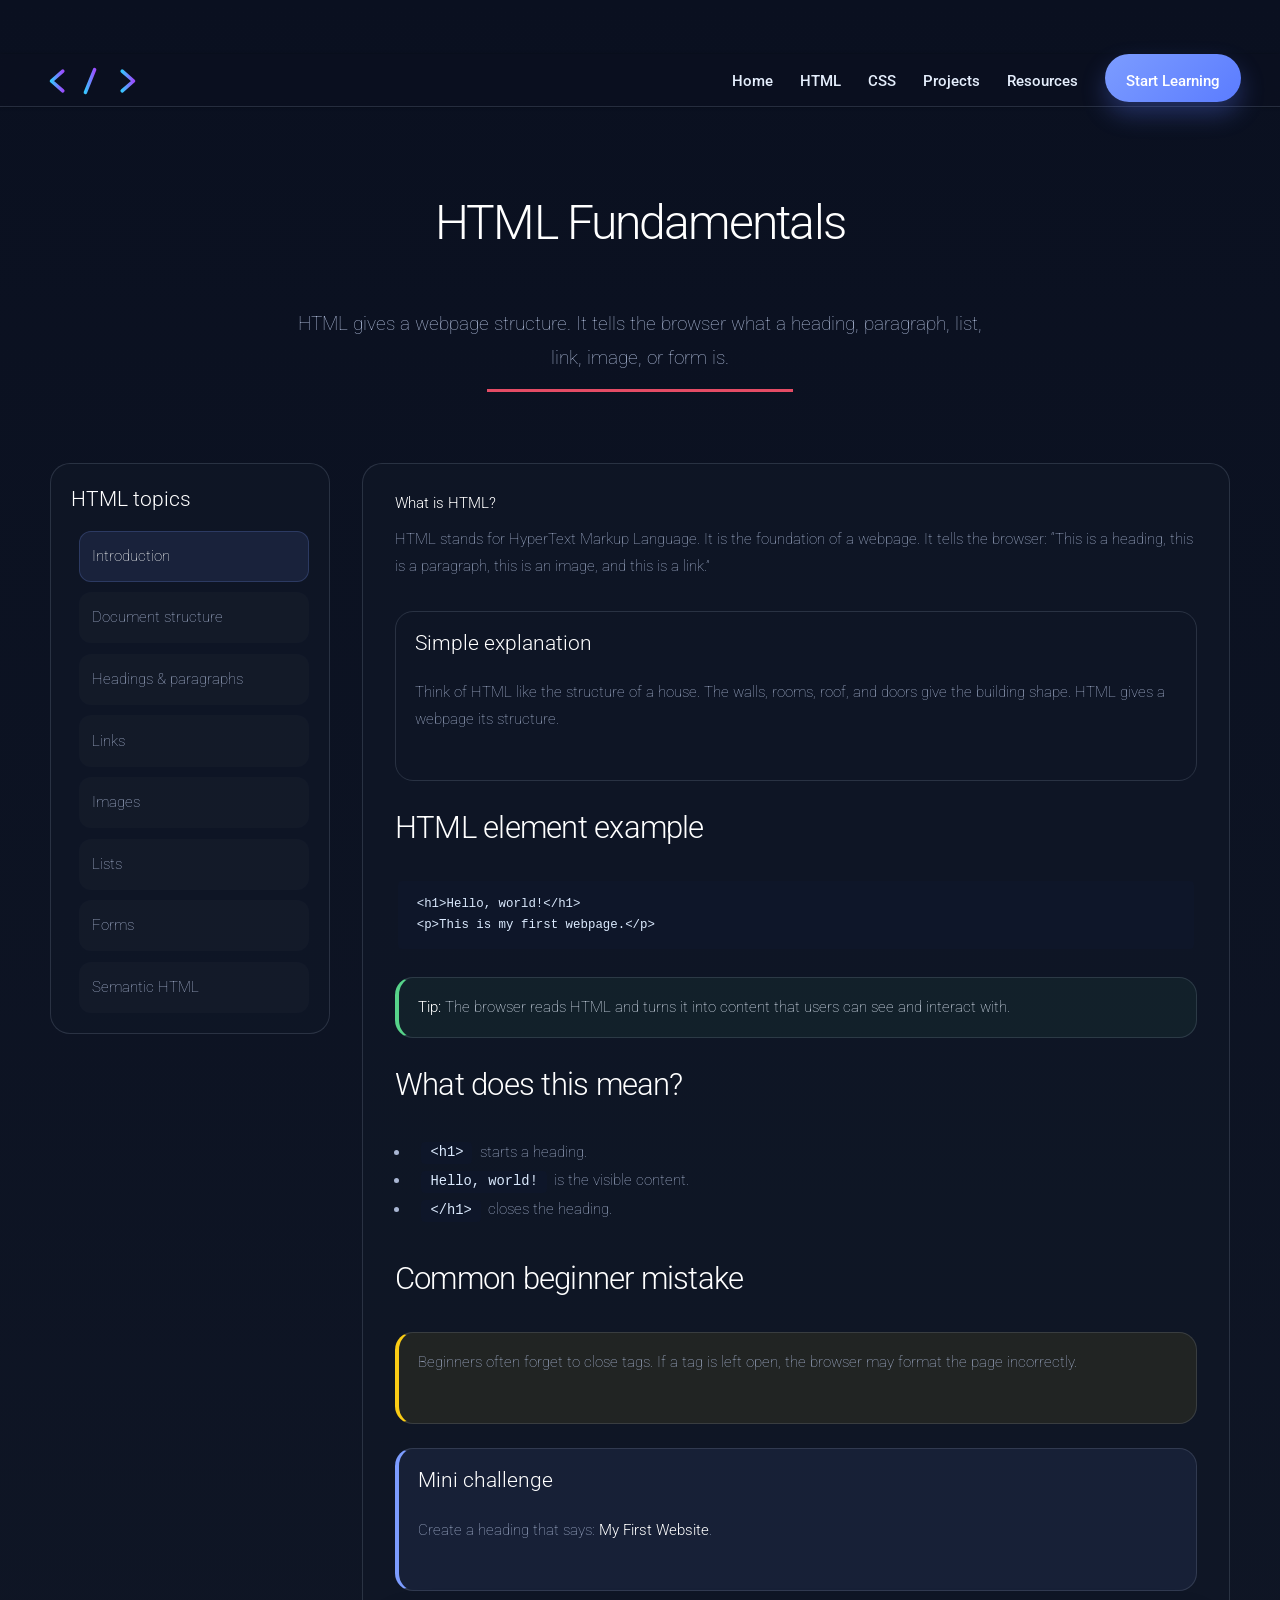
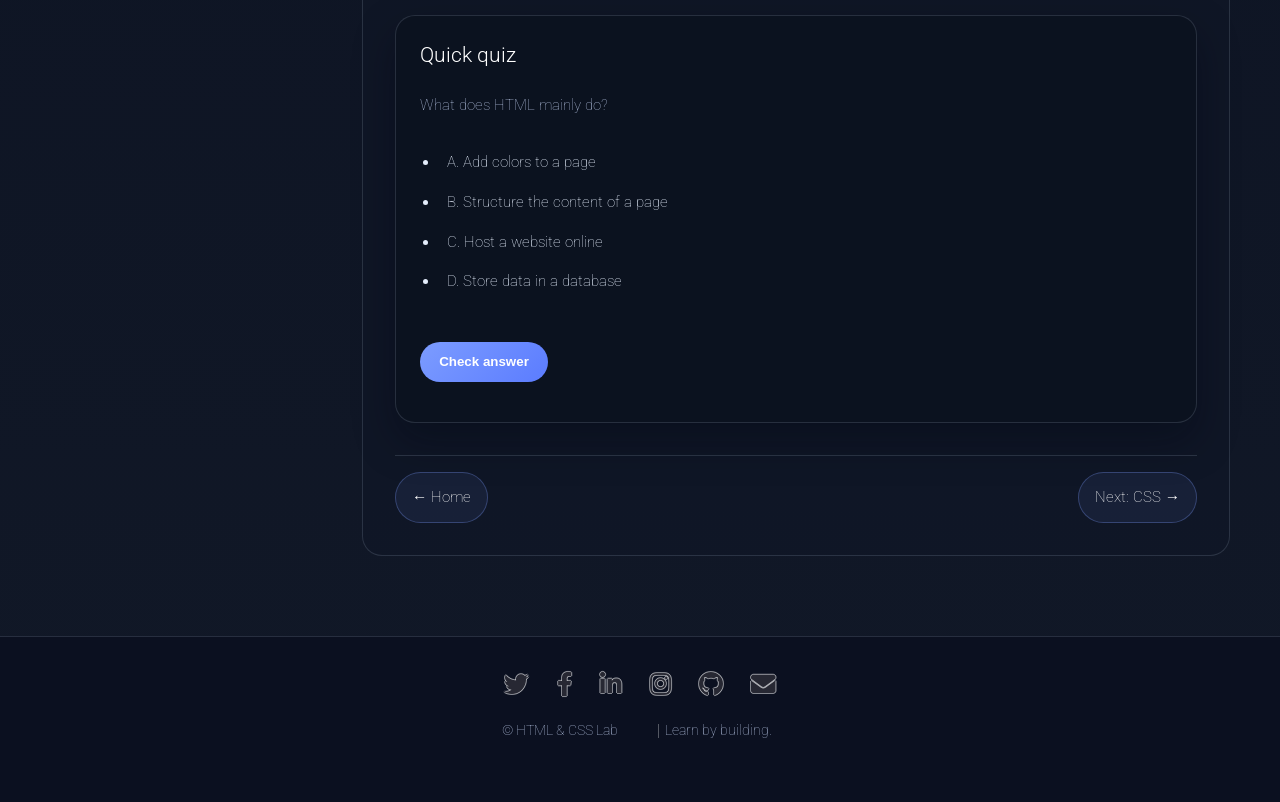
<file: html_lab_new-main/html_lab_logo_updated/left-sidebar.html>
﻿<!DOCTYPE html>
<html lang="en">
  <head>
    <meta charset="UTF-8" />
    <meta name="viewport" content="width=device-width, initial-scale=1.0" />
    <meta name="description" content="Learn HTML from the basics with practical examples, semantic structure, and beginner-friendly lessons." />
    <title>HTML Course | HTML & CSS Lab</title>
    <link rel="stylesheet" href="assets/css/main.css" />
    <link rel="stylesheet" href="assets/css/education.css" />
    <noscript><link rel="stylesheet" href="assets/css/noscript.css" /></noscript>
  </head>
  <body class="is-preload">
    <div id="page-wrapper">
      <header id="header">
        <h1 id="logo"><a href="index.html"><img src="assets/logo.svg" alt="Code Logo" style="height:34px;vertical-align:middle"></a></h1>
        <nav id="nav">
          <ul>
            <li><a href="index.html">Home</a></li>
            <li><a href="left-sidebar.html">HTML</a></li>
            <li><a href="right-sidebar.html">CSS</a></li>
            <li><a href="no-sidebar.html">Projects</a></li>
            <li><a href="elements.html">Resources</a></li>
            <li><a href="index.html#cta" class="button primary">Start Learning</a></li>
          </ul>
        </nav>
      </header>

      <div id="main" class="wrapper style1">
        <div class="container">
          <header class="major">
            <h2>HTML Fundamentals</h2>
            <p>HTML gives a webpage structure. It tells the browser what a heading, paragraph, list, link, image, or form is.</p>
          </header>

          <div class="lesson-layout">
            <aside class="lesson-sidebar">
              <h3>HTML topics</h3>
              <ul>
                <li><a href="left-sidebar.html" class="active">Introduction</a></li>
                <li><a href="#">Document structure</a></li>
                <li><a href="#">Headings & paragraphs</a></li>
                <li><a href="#">Links</a></li>
                <li><a href="#">Images</a></li>
                <li><a href="#">Lists</a></li>
                <li><a href="#">Forms</a></li>
                <li><a href="#">Semantic HTML</a></li>
              </ul>
            </aside>

            <main class="lesson-content">
              <h1>What is HTML?</h1>
              <p>HTML stands for HyperText Markup Language. It is the foundation of a webpage. It tells the browser: “This is a heading, this is a paragraph, this is an image, and this is a link.”</p>

              <div class="explain-box">
                <h3>Simple explanation</h3>
                <p>Think of HTML like the structure of a house. The walls, rooms, roof, and doors give the building shape. HTML gives a webpage its structure.</p>
              </div>

              <h2>HTML element example</h2>
              <pre><code>&lt;h1&gt;Hello, world!&lt;/h1&gt;
&lt;p&gt;This is my first webpage.&lt;/p&gt;</code></pre>

              <div class="tip-box">
                <strong>Tip:</strong> The browser reads HTML and turns it into content that users can see and interact with.
              </div>

              <h2>What does this mean?</h2>
              <ul>
                <li><code>&lt;h1&gt;</code> starts a heading.</li>
                <li><code>Hello, world!</code> is the visible content.</li>
                <li><code>&lt;/h1&gt;</code> closes the heading.</li>
              </ul>

              <h2>Common beginner mistake</h2>
              <div class="warning-box">
                <p>Beginners often forget to close tags. If a tag is left open, the browser may format the page incorrectly.</p>
              </div>

              <div class="exercise-box">
                <h3>Mini challenge</h3>
                <p>Create a heading that says: <strong>My First Website</strong>.</p>
              </div>

              <div class="quiz-card">
                <h3>Quick quiz</h3>
                <p>What does HTML mainly do?</p>
                <ul>
                  <li>A. Add colors to a page</li>
                  <li>B. Structure the content of a page</li>
                  <li>C. Host a website online</li>
                  <li>D. Store data in a database</li>
                </ul>
                <button type="button">Check answer</button>
                <div class="quiz-result" aria-live="polite"></div>
              </div>

              <div class="lesson-nav">
                <a href="index.html">← Home</a>
                <a href="right-sidebar.html">Next: CSS →</a>
              </div>
            </main>
          </div>
        </div>
      </div>

      <footer id="footer">
        <ul class="icons">
          <li><a href="#" class="icon brands alt fa-twitter"><span class="label">Twitter</span></a></li>
          <li><a href="#" class="icon brands alt fa-facebook-f"><span class="label">Facebook</span></a></li>
          <li><a href="#" class="icon brands alt fa-linkedin-in"><span class="label">LinkedIn</span></a></li>
          <li><a href="#" class="icon brands alt fa-instagram"><span class="label">Instagram</span></a></li>
          <li><a href="#" class="icon brands alt fa-github"><span class="label">GitHub</span></a></li>
          <li><a href="#" class="icon solid alt fa-envelope"><span class="label">Email</span></a></li>
        </ul>
        <ul class="copyright">
          <li>&copy; HTML & CSS Lab</li>
          <li>Learn by building.</li>
        </ul>
      </footer>
    </div>

    <script src="assets/js/jquery.min.js"></script>
    <script src="assets/js/jquery.scrolly.min.js"></script>
    <script src="assets/js/jquery.dropotron.min.js"></script>
    <script src="assets/js/jquery.scrollex.min.js"></script>
    <script src="assets/js/browser.min.js"></script>
    <script src="assets/js/breakpoints.min.js"></script>
    <script src="assets/js/util.js"></script>
    <script src="assets/js/main.js"></script>
    <script>
      document.querySelector('.quiz-card button').addEventListener('click', function () {
        const result = document.querySelector('.quiz-result');
        result.textContent = 'Correct: HTML mainly gives a page its structure.';
      });
    </script>
  </body>
</html>
</file>
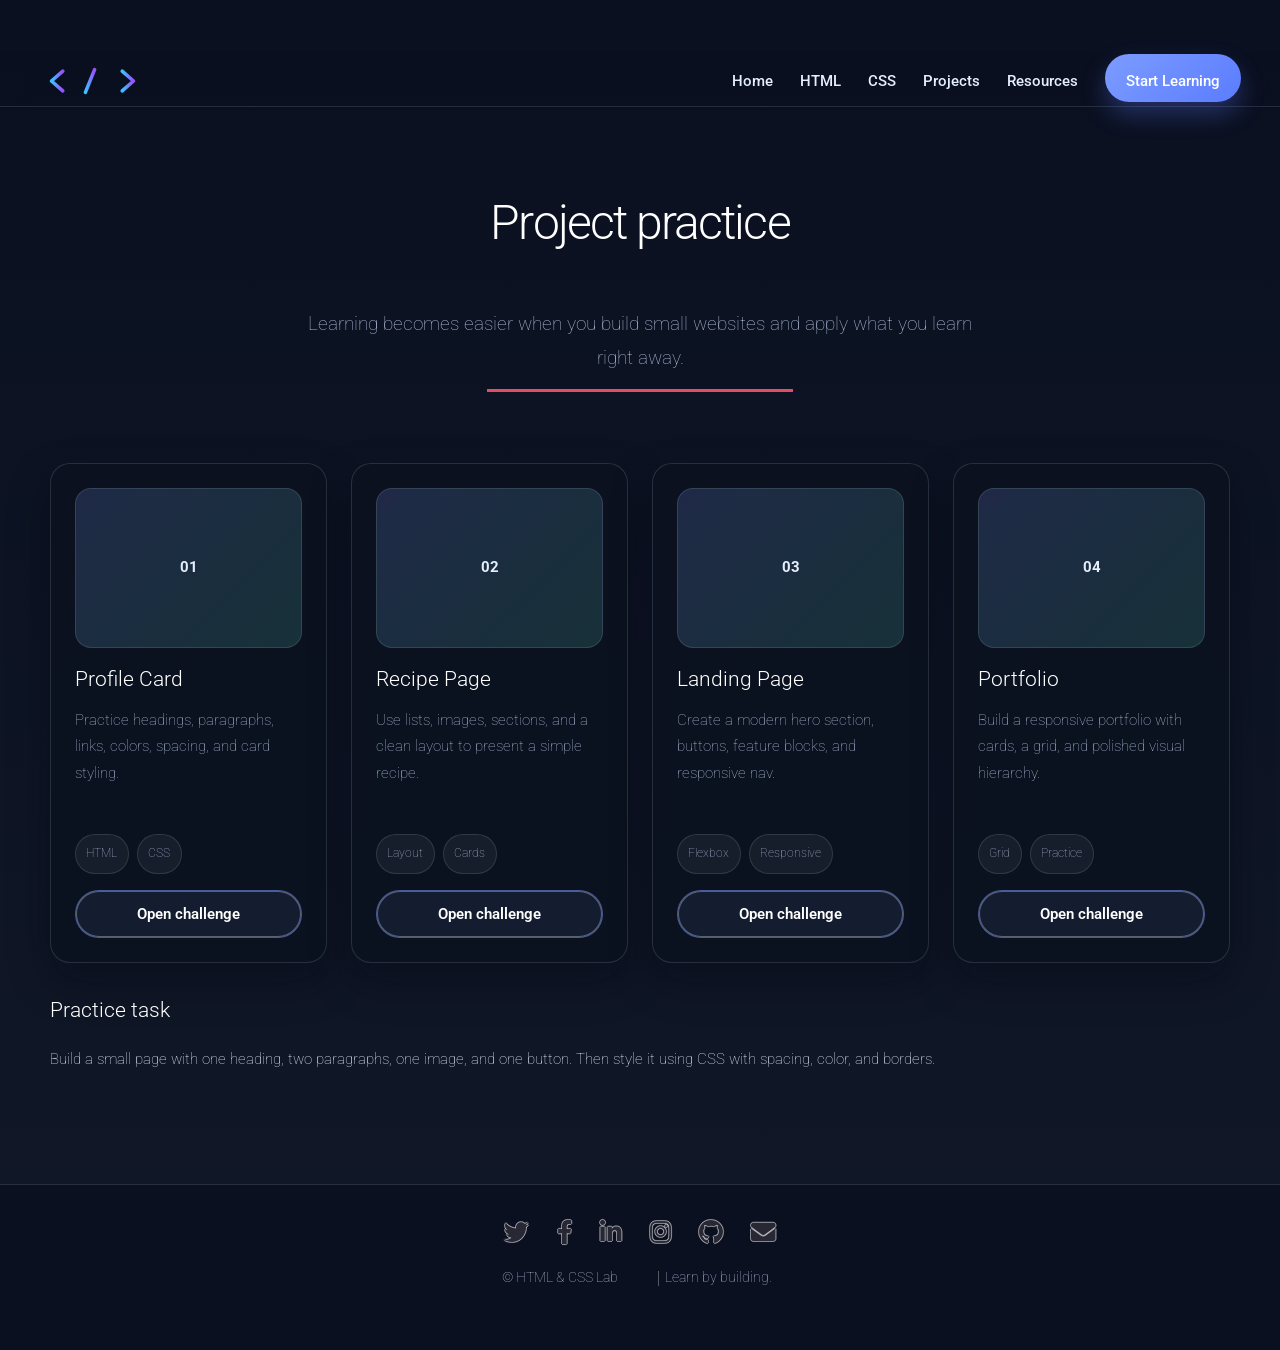
<file: html_lab_new-main/html_lab_logo_updated/no-sidebar.html>
<!DOCTYPE HTML>
<html>
	<head>
		<meta charset="UTF-8" />
		<meta name="viewport" content="width=device-width, initial-scale=1.0" />
		<meta name="description" content="Practice projects, mini challenges, and guided exercises for learning HTML and CSS step by step." />
		<title>Projects | HTML & CSS Lab</title>
		<link rel="stylesheet" href="assets/css/main.css" />
		<link rel="stylesheet" href="assets/css/education.css" />
		<noscript><link rel="stylesheet" href="assets/css/noscript.css" /></noscript>
	</head>
	<body class="is-preload">
		<div id="page-wrapper">
			<header id="header">
				<h1 id="logo"><a href="index.html"><img src="assets/logo.svg" alt="Code Logo" style="height:34px;vertical-align:middle"></a></h1>
				<nav id="nav">
					<ul>
						<li><a href="index.html">Home</a></li>
						<li><a href="left-sidebar.html">HTML</a></li>
						<li><a href="right-sidebar.html">CSS</a></li>
						<li><a href="no-sidebar.html">Projects</a></li>
						<li><a href="elements.html">Resources</a></li>
						<li><a href="index.html#cta" class="button primary">Start Learning</a></li>
					</ul>
				</nav>
			</header>

			<!-- Main -->
				<div id="main" class="wrapper style1">
					<div class="container">
						<header class="major">
							<h2>Project practice</h2>
							<p>Learning becomes easier when you build small websites and apply what you learn right away.</p>
						</header>

						<div class="project-grid">
							<article class="project-card">
								<div class="project-thumb">01</div>
								<h3>Profile Card</h3>
								<p>Practice headings, paragraphs, links, colors, spacing, and card styling.</p>
								<ul class="project-meta">
									<li>HTML</li>
									<li>CSS</li>
								</ul>
								<a href="#" class="button secondary">Open challenge</a>
							</article>

							<article class="project-card">
								<div class="project-thumb">02</div>
								<h3>Recipe Page</h3>
								<p>Use lists, images, sections, and a clean layout to present a simple recipe.</p>
								<ul class="project-meta">
									<li>Layout</li>
									<li>Cards</li>
								</ul>
								<a href="#" class="button secondary">Open challenge</a>
							</article>

							<article class="project-card">
								<div class="project-thumb">03</div>
								<h3>Landing Page</h3>
								<p>Create a modern hero section, buttons, feature blocks, and responsive nav.</p>
								<ul class="project-meta">
									<li>Flexbox</li>
									<li>Responsive</li>
								</ul>
								<a href="#" class="button secondary">Open challenge</a>
							</article>

							<article class="project-card">
								<div class="project-thumb">04</div>
								<h3>Portfolio</h3>
								<p>Build a responsive portfolio with cards, a grid, and polished visual hierarchy.</p>
								<ul class="project-meta">
									<li>Grid</li>
									<li>Practice</li>
								</ul>
								<a href="#" class="button secondary">Open challenge</a>
							</article>
						</div>

						<div class="exercise-box" style="margin-top: 2rem;">
							<h3>Practice task</h3>
							<p>Build a small page with one heading, two paragraphs, one image, and one button. Then style it using CSS with spacing, color, and borders.</p>
						</div>
					</div>
				</div>

			<footer id="footer">
				<ul class="icons">
					<li><a href="#" class="icon brands alt fa-twitter"><span class="label">Twitter</span></a></li>
					<li><a href="#" class="icon brands alt fa-facebook-f"><span class="label">Facebook</span></a></li>
					<li><a href="#" class="icon brands alt fa-linkedin-in"><span class="label">LinkedIn</span></a></li>
					<li><a href="#" class="icon brands alt fa-instagram"><span class="label">Instagram</span></a></li>
					<li><a href="#" class="icon brands alt fa-github"><span class="label">GitHub</span></a></li>
					<li><a href="#" class="icon solid alt fa-envelope"><span class="label">Email</span></a></li>
				</ul>
				<ul class="copyright">
					<li>&copy; HTML & CSS Lab</li>
					<li>Learn by building.</li>
				</ul>
			</footer>

		</div>

		<!-- Scripts -->
			<script src="assets/js/jquery.min.js"></script>
			<script src="assets/js/jquery.scrolly.min.js"></script>
			<script src="assets/js/jquery.dropotron.min.js"></script>
			<script src="assets/js/jquery.scrollex.min.js"></script>
			<script src="assets/js/browser.min.js"></script>
			<script src="assets/js/breakpoints.min.js"></script>
			<script src="assets/js/util.js"></script>
			<script src="assets/js/main.js"></script>

	</body>
</html>
</file>
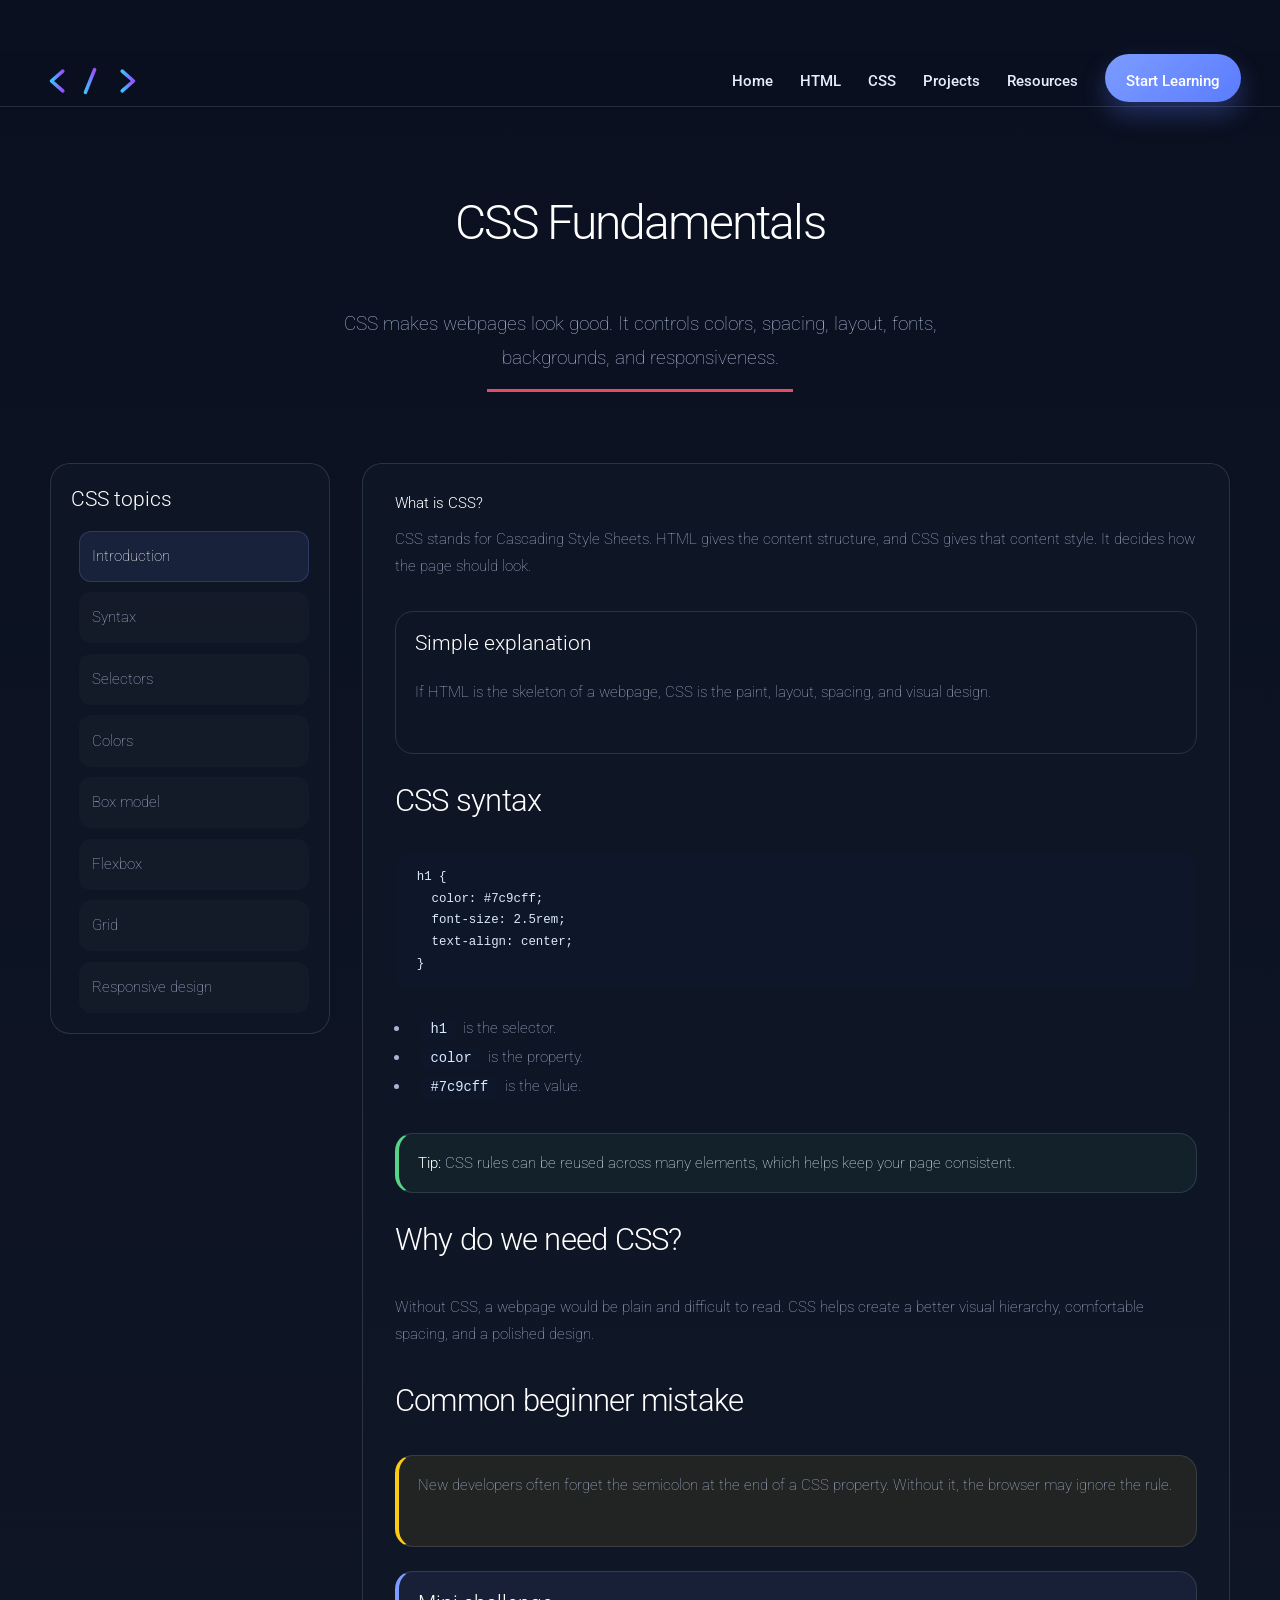
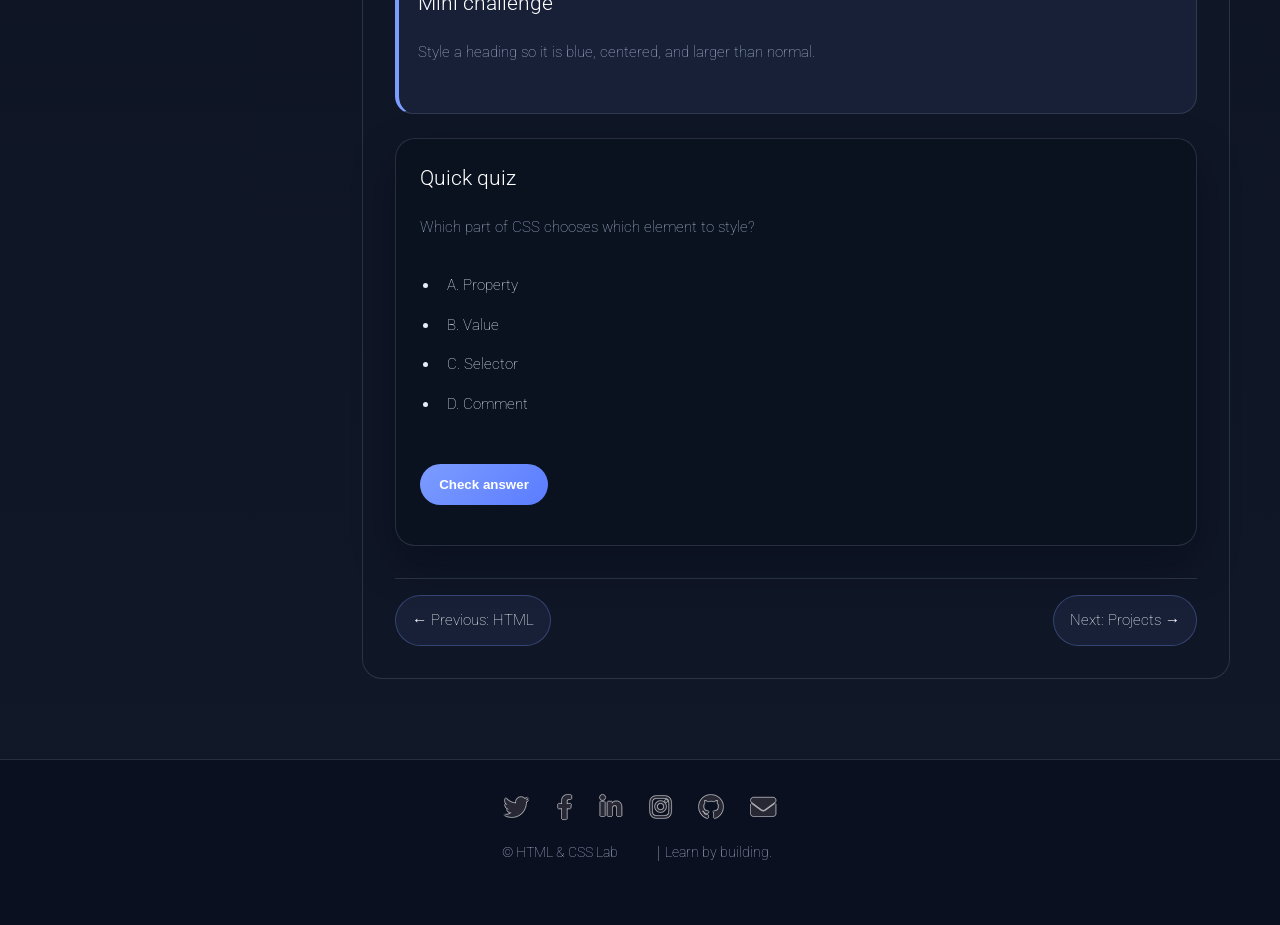
<file: html_lab_new-main/html_lab_logo_updated/right-sidebar.html>
<!DOCTYPE HTML>
<html>
	<head>
		<meta charset="UTF-8" />
		<meta name="viewport" content="width=device-width, initial-scale=1.0" />
		<meta name="description" content="Learn CSS basics, layout systems, selectors, colors, and responsive design with beginner-friendly examples." />
		<title>CSS Course | HTML & CSS Lab</title>
		<link rel="stylesheet" href="assets/css/main.css" />
		<link rel="stylesheet" href="assets/css/education.css" />
		<noscript><link rel="stylesheet" href="assets/css/noscript.css" /></noscript>
	</head>
	<body class="is-preload">
		<div id="page-wrapper">
			<header id="header">
				<h1 id="logo"><a href="index.html"><img src="assets/logo.svg" alt="Code Logo" style="height:34px;vertical-align:middle"></a></h1>
				<nav id="nav">
					<ul>
						<li><a href="index.html">Home</a></li>
						<li><a href="left-sidebar.html">HTML</a></li>
						<li><a href="right-sidebar.html">CSS</a></li>
						<li><a href="no-sidebar.html">Projects</a></li>
						<li><a href="elements.html">Resources</a></li>
						<li><a href="index.html#cta" class="button primary">Start Learning</a></li>
					</ul>
				</nav>
			</header>

			<!-- Main -->
				<div id="main" class="wrapper style1">
					<div class="container">
						<header class="major">
							<h2>CSS Fundamentals</h2>
							<p>CSS makes webpages look good. It controls colors, spacing, layout, fonts, backgrounds, and responsiveness.</p>
						</header>

						<div class="lesson-layout">
							<aside class="lesson-sidebar">
								<h3>CSS topics</h3>
								<ul>
									<li><a href="right-sidebar.html" class="active">Introduction</a></li>
									<li><a href="#">Syntax</a></li>
									<li><a href="#">Selectors</a></li>
									<li><a href="#">Colors</a></li>
									<li><a href="#">Box model</a></li>
									<li><a href="#">Flexbox</a></li>
									<li><a href="#">Grid</a></li>
									<li><a href="#">Responsive design</a></li>
								</ul>
							</aside>

							<main class="lesson-content">
								<h1>What is CSS?</h1>
								<p>CSS stands for Cascading Style Sheets. HTML gives the content structure, and CSS gives that content style. It decides how the page should look.</p>

								<div class="explain-box">
									<h3>Simple explanation</h3>
									<p>If HTML is the skeleton of a webpage, CSS is the paint, layout, spacing, and visual design.</p>
								</div>

								<h2>CSS syntax</h2>
								<pre><code>h1 {
  color: #7c9cff;
  font-size: 2.5rem;
  text-align: center;
}</code></pre>

								<ul>
									<li><code>h1</code> is the selector.</li>
									<li><code>color</code> is the property.</li>
									<li><code>#7c9cff</code> is the value.</li>
								</ul>

								<div class="tip-box">
									<strong>Tip:</strong> CSS rules can be reused across many elements, which helps keep your page consistent.
								</div>

								<h2>Why do we need CSS?</h2>
								<p>Without CSS, a webpage would be plain and difficult to read. CSS helps create a better visual hierarchy, comfortable spacing, and a polished design.</p>

								<h2>Common beginner mistake</h2>
								<div class="warning-box">
									<p>New developers often forget the semicolon at the end of a CSS property. Without it, the browser may ignore the rule.</p>
								</div>

								<div class="exercise-box">
									<h3>Mini challenge</h3>
									<p>Style a heading so it is blue, centered, and larger than normal.</p>
								</div>

								<div class="quiz-card">
									<h3>Quick quiz</h3>
									<p>Which part of CSS chooses which element to style?</p>
									<ul>
										<li>A. Property</li>
										<li>B. Value</li>
										<li>C. Selector</li>
										<li>D. Comment</li>
									</ul>
									<button type="button">Check answer</button>
									<div class="quiz-result" aria-live="polite"></div>
								</div>

								<div class="lesson-nav">
									<a href="left-sidebar.html">← Previous: HTML</a>
									<a href="no-sidebar.html">Next: Projects →</a>
								</div>
							</main>
						</div>
					</div>
				</div>

			<footer id="footer">
				<ul class="icons">
					<li><a href="#" class="icon brands alt fa-twitter"><span class="label">Twitter</span></a></li>
					<li><a href="#" class="icon brands alt fa-facebook-f"><span class="label">Facebook</span></a></li>
					<li><a href="#" class="icon brands alt fa-linkedin-in"><span class="label">LinkedIn</span></a></li>
					<li><a href="#" class="icon brands alt fa-instagram"><span class="label">Instagram</span></a></li>
					<li><a href="#" class="icon brands alt fa-github"><span class="label">GitHub</span></a></li>
					<li><a href="#" class="icon solid alt fa-envelope"><span class="label">Email</span></a></li>
				</ul>
				<ul class="copyright">
					<li>&copy; HTML & CSS Lab</li>
					<li>Learn by building.</li>
				</ul>
			</footer>

		</div>

		<!-- Scripts -->
			<script src="assets/js/jquery.min.js"></script>
			<script src="assets/js/jquery.scrolly.min.js"></script>
			<script src="assets/js/jquery.dropotron.min.js"></script>
			<script src="assets/js/jquery.scrollex.min.js"></script>
			<script src="assets/js/browser.min.js"></script>
			<script src="assets/js/breakpoints.min.js"></script>
			<script src="assets/js/util.js"></script>
			<script src="assets/js/main.js"></script>

	</body>
</html>
</file>
<file: html_lab_new-main/html_lab_logo_updated/assets/css/education.css>
:root {
  --bg: #0b1020;
  --bg-soft: #121a2b;
  --panel: rgba(17, 24, 39, 0.88);
  --panel-strong: #111827;
  --card: #111b2f;
  --card-alt: #15243d;
  --line: rgba(148, 163, 184, 0.2);
  --text: #e5eefc;
  --muted: #a9b6d3;
  --primary: #7c9cff;
  --primary-strong: #5b7cff;
  --secondary: #53d6be;
  --highlight: #ffd166;
  --html: #ff7f62;
  --css: #7fd2ff;
  --success: #57d38a;
  --warning: #facc15;
  --shadow: 0 18px 40px rgba(3, 7, 18, 0.35);
  --radius: 20px;
  --radius-small: 12px;
}

html {
  scroll-behavior: smooth;
}

body {
  background: linear-gradient(180deg, #0a1020 0%, #111827 100%);
  color: var(--text);
}

#page-wrapper {
  min-height: 100vh;
}

#header {
  position: sticky;
  top: 0;
  z-index: 20;
  background: rgba(11, 16, 32, 0.82);
  backdrop-filter: blur(12px);
  border-bottom: 1px solid var(--line);
}

#header > #logo {
  margin-left: 1.5rem;
}

#header #logo a {
  font-size: 1.1rem;
  font-weight: 700;
  letter-spacing: 0.11em;
  text-transform: uppercase;
  border: none;
  color: #fff;
}

#nav {
  padding-right: 1.5rem;
}

#nav > ul > li > a,
#nav > ul > li > ul a {
  color: var(--muted);
  font-weight: 500;
}

#nav .button.primary {
  background: linear-gradient(135deg, var(--primary), var(--primary-strong));
  color: #fff;
  border-radius: 999px;
  padding: 0.8rem 1.3rem;
  border: none;
  box-shadow: 0 12px 24px rgba(92, 124, 255, 0.3);
}

body.landing #header {
  position: sticky;
  background: rgba(12, 17, 28, 0.9);
}

#banner {
  position: relative;
  min-height: calc(100vh - 76px);
  display: flex;
  align-items: center;
  justify-content: center;
  padding: 3rem 1.5rem 2rem;
  background: linear-gradient(180deg, rgba(10, 17, 28, 0.96), rgba(17, 24, 39, 0.96));
}

#banner .content {
  width: min(1100px, 100%);
  margin: 0 auto;
  text-align: center;
}

#banner .hero-copy {
  max-width: 1100px;
  margin: 0 auto;
}

#banner .eyebrow {
  display: none;
}

#banner h2 {
  font-size: clamp(2.6rem, 5vw, 5rem);
  line-height: 1.1;
  letter-spacing: -0.05em;
  margin: 0;
  max-width: 1100px;
  color: #edf3ff;
}

#banner p,
.hero-actions,
.hero-stats,
.hero-visual {
  display: none;
}

#why {
  padding-top: 2rem;
}

#why .major {
  text-align: center;
  margin-bottom: 2.5rem;
}

#why .major h2 {
  max-width: 980px;
  margin: 0 auto;
  font-size: clamp(2.1rem, 3vw, 3.5rem);
  line-height: 1.2;
  letter-spacing: -0.04em;
  color: #edf3ff;
}

.accent-line {
  display: block;
  width: min(100%, 500px);
  height: 4px;
  border-radius: 999px;
  background: #ff6a7d;
  margin: 1.6rem auto 0;
}

.feature-row {
  display: grid;
  grid-template-columns: repeat(3, minmax(0, 1fr));
  gap: 1.6rem;
  align-items: stretch;
}

.feature-card {
  position: relative;
  display: flex;
  flex-direction: column;
  justify-content: flex-start;
  min-height: 350px;
  padding: 1.8rem 1.25rem 1.4rem;
  background: rgba(17, 24, 39, 0.92);
  border: 1px solid rgba(148, 163, 184, 0.18);
  border-radius: 18px;
  box-shadow: 0 18px 32px rgba(0, 0, 0, 0.18);
}

.feature-card .icon {
  width: 84px;
  height: 84px;
  display: inline-flex;
  align-items: center;
  justify-content: center;
  border-radius: 16px;
  margin-bottom: 1.5rem;
  font-size: clamp(1.9rem, 2.5vw, 2.8rem);
  line-height: 1;
  font-weight: 700;
  color: var(--css);
  background: rgba(124, 156, 255, 0.08);
}

.feature-card:nth-child(1) .icon { color: var(--css); }
.feature-card:nth-child(2) .icon { color: var(--css); }
.feature-card:nth-child(3) .icon { color: var(--primary); }

.feature-card h3 {
  margin: 0 0 1rem;
  font-size: clamp(2rem, 2.8vw, 3rem);
  line-height: 1.05;
  letter-spacing: -0.04em;
  color: #edf3ff;
}

.feature-card p {
  margin: 0;
  color: var(--muted);
  font-size: 1.15rem;
  line-height: 1.5;
  max-width: 22ch;
}

.hero-actions {
  display: flex;
  flex-wrap: wrap;
  gap: 1rem;
  margin: 2rem 0 1.5rem;
}

.button {
  display: inline-flex;
  align-items: center;
  justify-content: center;
  min-height: 3rem;
  padding: 0.85rem 1.4rem;
  border-radius: 999px;
  font-weight: 600;
  transition: transform 0.2s ease, box-shadow 0.2s ease, background 0.2s ease;
}

.button:hover {
  transform: translateY(-1px);
}

.button.primary {
  background: linear-gradient(135deg, var(--primary), var(--primary-strong));
  box-shadow: 0 18px 30px rgba(91, 124, 255, 0.28);
  color: #fff;
  border: none;
}

.button.secondary {
  border: 1px solid rgba(124, 156, 255, 0.5);
  background: rgba(124, 156, 255, 0.08);
  color: #fff;
}

.hero-stats {
  display: flex;
  flex-wrap: wrap;
  gap: 1rem;
  list-style: none;
  padding: 0;
  margin: 0;
}

.hero-stats li {
  min-width: 120px;
  padding: 0.8rem 1rem;
  border: 1px solid var(--line);
  border-radius: 14px;
  background: rgba(15, 23, 42, 0.9);
}

.hero-stats strong {
  display: block;
  color: #fff;
  font-size: 1.3rem;
}

.hero-visual {
  display: grid;
  grid-template-columns: 1.2fr 0.9fr;
  gap: 1.3rem;
  align-items: end;
  max-width: 640px;
  margin: 0 auto;
}

.code-window,
.browser-window,
.lesson-box,
.quiz-card,
.project-card,
.info-card,
.feature-card,
.step-card,
.course-topic,
.video-card,
.code-result {
  background: rgba(12, 18, 32, 0.9);
  border: 1px solid var(--line);
  border-radius: var(--radius);
  box-shadow: var(--shadow);
}

.code-window {
  overflow: hidden;
}

.window-bar {
  display: flex;
  gap: 0.5rem;
  align-items: center;
  padding: 0.8rem 1rem;
  background: rgba(255, 255, 255, 0.04);
  border-bottom: 1px solid var(--line);
}

.dot {
  width: 0.75rem;
  height: 0.75rem;
  border-radius: 50%;
  display: inline-block;
}

.dot.red { background: #ff5f57; }
.dot.yellow { background: #ffbd2f; }
.dot.green { background: #28c840; }

.code-window pre {
  margin: 0;
  padding: 1.25rem 1rem 1.5rem;
  color: #dbeafe;
  overflow-x: auto;
  font-size: 0.82rem;
}

.browser-window {
  padding: 0.9rem;
  min-height: 260px;
  position: relative;
  overflow: hidden;
}

.browser-window .browser-header {
  display: flex;
  align-items: center;
  justify-content: space-between;
  margin-bottom: 1rem;
}

.browser-window .address-bar {
  flex: 1;
  height: 2rem;
  border-radius: 999px;
  background: rgba(148, 163, 184, 0.08);
  border: 1px solid var(--line);
  color: var(--muted);
  font-size: 0.68rem;
  display: flex;
  align-items: center;
  justify-content: center;
}

.browser-preview {
  background: linear-gradient(180deg, rgba(124, 156, 255, 0.12), rgba(83, 214, 190, 0.12));
  border: 1px solid rgba(124, 156, 255, 0.2);
  border-radius: 18px;
  padding: 1rem;
  min-height: 180px;
}

.preview-card {
  background: rgba(255, 255, 255, 0.06);
  border: 1px solid rgba(148, 163, 184, 0.12);
  border-radius: 16px;
  padding: 0.8rem;
  margin-bottom: 0.8rem;
}

.preview-card h4 {
  font-size: 0.95rem;
  margin-bottom: 0.5rem;
}

.preview-card p {
  font-size: 0.75rem;
  color: var(--muted);
  margin: 0;
}

.wrapper {
  padding: 5rem 0;
}

.container {
  width: min(1180px, calc(100% - 2rem));
  margin: 0 auto;
}

.major {
  margin-bottom: 2rem;
}

.major h2 {
  font-size: clamp(2rem, 4vw, 3rem);
  letter-spacing: -0.04em;
}

.major p {
  max-width: 700px;
  margin: 0 auto;
  color: var(--muted);
}

.feature-row,
.topic-grid,
.project-grid,
.resource-grid,
.course-grid,
.path-grid {
  display: grid;
  gap: 1.5rem;
}

.feature-row,
.topic-grid,
.project-grid,
.resource-grid {
  grid-template-columns: repeat(3, minmax(0, 1fr));
}

.info-card,
.feature-card,
.course-topic,
.project-card,
.resource-card {
  padding: 1.5rem;
}

.info-card .icon,
.feature-card .icon,
.course-topic .icon {
  width: 3rem;
  height: 3rem;
  display: inline-flex;
  align-items: center;
  justify-content: center;
  border-radius: 14px;
  margin-bottom: 1rem;
  font-size: 1.3rem;
  font-weight: 700;
}

.html-accent { background: rgba(255, 127, 98, 0.15); color: var(--html); }
.css-accent { background: rgba(127, 210, 255, 0.15); color: var(--css); }
.primary-accent { background: rgba(124, 156, 255, 0.14); color: var(--primary); }
.success-accent { background: rgba(87, 211, 138, 0.14); color: var(--success); }

.info-card h3,
.feature-card h3,
.course-topic h3,
.project-card h3,
.resource-card h3 {
  margin-bottom: 0.75rem;
}

.info-card p,
.feature-card p,
.course-topic p,
.project-card p,
.resource-card p {
  color: var(--muted);
}

/* Keep the CSS lesson cards readable inside the right spotlight panel.
   The original template fixes right spotlights to ~25em, which squeezes
   a three-column grid into a space that is far too narrow. */
#css-path.spotlight.right .content {
  width: min(66vw, 900px);
}

#css-path .content .container {
  width: 100%;
}

#css-path .topic-grid {
  grid-template-columns: repeat(auto-fit, minmax(210px, 1fr));
}

.path-grid {
  grid-template-columns: repeat(4, minmax(0, 1fr));
}

.step-card {
  padding: 1.5rem;
  position: relative;
  overflow: hidden;
}

.step-card::before {
  content: attr(data-step);
  position: absolute;
  top: 1rem;
  right: 1rem;
  font-size: 2.4rem;
  font-weight: 700;
  color: rgba(255, 255, 255, 0.08);
}

.step-card h3 {
  margin-top: 1.5rem;
}

.card-tag {
  display: inline-flex;
  margin-bottom: 0.8rem;
  padding: 0.35rem 0.7rem;
  border-radius: 999px;
  font-size: 0.7rem;
  letter-spacing: 0.08em;
  text-transform: uppercase;
  color: var(--text);
  border: 1px solid rgba(124, 156, 255, 0.28);
  background: rgba(124, 156, 255, 0.08);
}

.code-result {
  display: grid;
  grid-template-columns: 1fr 1fr;
  gap: 1.5rem;
  padding: 1rem;
}

.code-demo,
.render-demo {
  border-radius: 18px;
  border: 1px solid var(--line);
  background: rgba(15, 23, 42, 0.8);
  padding: 1.2rem;
}

.code-demo pre {
  margin: 0;
  white-space: pre-wrap;
  color: #dbeafe;
}

.render-demo {
  display: flex;
  align-items: center;
  justify-content: center;
  min-height: 220px;
  background: linear-gradient(180deg, rgba(124, 156, 255, 0.1), rgba(83, 214, 190, 0.08));
}

.render-demo .preview-card {
  width: min(100%, 340px);
}

.video-card {
  padding: 1rem;
}

.video-frame {
  position: relative;
  width: 100%;
  max-width: 900px;
  margin: 0 auto 1rem;
  aspect-ratio: 16 / 9;
  overflow: hidden;
  border-radius: 18px;
  border: 1px solid var(--line);
  background: #050b16;
}

.video-frame iframe {
  position: absolute;
  inset: 0;
  width: 100%;
  height: 100%;
  border: 0;
}

.lesson-layout {
  display: grid;
  grid-template-columns: 280px 1fr;
  gap: 2rem;
}

.lesson-sidebar {
  position: sticky;
  top: 88px;
  align-self: start;
  background: rgba(17, 24, 39, 0.7);
  border: 1px solid var(--line);
  border-radius: var(--radius);
  padding: 1.25rem;
}

.lesson-sidebar h3 {
  margin-bottom: 1rem;
}

.lesson-sidebar ul {
  list-style: none;
  display: grid;
  gap: 0.65rem;
  padding: 0;
  margin: 0;
}

.lesson-sidebar a {
  display: block;
  padding: 0.7rem 0.8rem;
  border-radius: 12px;
  color: var(--muted);
  border: 1px solid transparent;
  background: rgba(255, 255, 255, 0.02);
}

.lesson-sidebar a.active,
.lesson-sidebar a:hover {
  background: rgba(124, 156, 255, 0.1);
  border-color: rgba(124, 156, 255, 0.2);
  color: #fff;
}

.lesson-content {
  background: rgba(17, 24, 39, 0.7);
  border: 1px solid var(--line);
  border-radius: var(--radius);
  padding: 2rem;
}

.lesson-content h1,
.lesson-content h2,
.lesson-content h3 {
  margin-top: 0;
}

.lesson-content p,
.lesson-content li {
  color: var(--muted);
}

.lesson-content .explain-box,
.lesson-content .tip-box,
.lesson-content .warning-box,
.lesson-content .exercise-box {
  border-radius: 18px;
  padding: 1rem 1.2rem;
  border: 1px solid var(--line);
  margin: 1.5rem 0;
}

.lesson-content .tip-box {
  border-left: 4px solid var(--success);
  background: rgba(87, 211, 138, 0.06);
}

.lesson-content .warning-box {
  border-left: 4px solid var(--warning);
  background: rgba(250, 204, 21, 0.08);
}

.lesson-content .exercise-box {
  border-left: 4px solid var(--primary);
  background: rgba(124, 156, 255, 0.08);
}

.lesson-content code {
  background: rgba(15, 23, 42, 0.9);
  color: #dbeafe;
}

.lesson-nav {
  display: flex;
  justify-content: space-between;
  gap: 1rem;
  margin-top: 2rem;
  padding-top: 1rem;
  border-top: 1px solid var(--line);
}

.lesson-nav a {
  display: inline-flex;
  align-items: center;
  justify-content: center;
  min-height: 2.8rem;
  padding: 0.7rem 1rem;
  border-radius: 999px;
  border: 1px solid rgba(124, 156, 255, 0.3);
  color: #fff;
  background: rgba(124, 156, 255, 0.08);
}

.quiz-card {
  padding: 1.5rem;
  margin-top: 1.5rem;
}

.quiz-card ul {
  display: grid;
  gap: 0.8rem;
 padding-left: 1.2rem;
}

.quiz-card li {
  color: var(--text);
}

.quiz-card button {
  margin-top: 1rem;
  border: none;
  background: linear-gradient(135deg, var(--primary), var(--primary-strong));
  color: #fff;
  padding: 0.8rem 1.2rem;
  border-radius: 999px;
  font-weight: 700;
  cursor: pointer;
}

.quiz-result {
  margin-top: 1rem;
  color: var(--secondary);
  font-weight: 600;
}

.project-grid {
  grid-template-columns: repeat(4, minmax(0, 1fr));
}

.project-card {
  display: flex;
  flex-direction: column;
  min-height: 440px;
}

.project-thumb {
  height: 160px;
  border-radius: 16px;
  margin-bottom: 1rem;
  border: 1px solid var(--line);
  background: linear-gradient(135deg, rgba(124, 156, 255, 0.18), rgba(83, 214, 190, 0.16));
  display: flex;
  align-items: center;
  justify-content: center;
  color: var(--text);
  font-weight: 700;
}

.project-meta {
  display: flex;
  flex-wrap: wrap;
  gap: 0.5rem;
  list-style: none;
  padding: 0;
  margin: 1rem 0;
}

.project-meta li {
  padding: 0.35rem 0.65rem;
  border-radius: 999px;
  background: rgba(148, 163, 184, 0.08);
  border: 1px solid var(--line);
  color: var(--muted);
  font-size: 0.75rem;
}

.cta-block {
  text-align: center;
  padding: 3rem 2rem;
  background: linear-gradient(135deg, rgba(124, 156, 255, 0.12), rgba(83, 214, 190, 0.08));
  border: 1px solid var(--line);
  border-radius: 28px;
}

footer#footer {
  background: rgba(10, 16, 32, 0.9);
  border-top: 1px solid var(--line);
  padding: 2rem 0 3rem;
}

footer#footer ul.icons,
footer#footer ul.copyright {
  display: flex;
  justify-content: center;
  flex-wrap: wrap;
  gap: 0.8rem;
  list-style: none;
  padding: 0;
  margin: 0 0 1rem;
}

footer#footer .copyright {
  color: var(--muted);
  font-size: 0.9rem;
}

footer#footer .copyright li {
  padding: 0 0.35rem;
}

@media (max-width: 980px) {
  #banner .content,
  .feature-row,
  .topic-grid,
  .project-grid,
  .resource-grid,
  .path-grid,
  .code-result,
  .lesson-layout {
    grid-template-columns: 1fr;
  }

  .hero-visual {
    grid-template-columns: 1fr;
  }

  .lesson-sidebar {
    position: static;
  }
}

@media (max-width: 736px) {
  #header {
    padding: 0.75rem 0;
  }

  #header #logo {
    margin-left: 1rem;
  }

  #nav {
    padding-right: 1rem;
  }

  #banner {
    padding-top: 4rem;
  }

  #banner .content {
    padding: 1rem 1rem 0;
  }

  .container {
    width: min(100% - 1.2rem, 1180px);
  }

  .wrapper {
    padding: 4rem 0;
  }

  .lesson-content {
    padding: 1.25rem;
  }
}
</file>
<file: html_lab_new-main/html_lab_logo_updated/assets/css/noscript.css>
/*
	Landed by HTML5 UP
	html5up.net | @ajlkn
	Free for personal and commercial use under the CCA 3.0 license (html5up.net/license)
*/

/* Loader */

	body.landing.is-preload:before {
		display: none;
	}

	body.landing.is-preload:after {
		display: none;
	}
</file>
<file: html_lab_new-main/html_lab_logo_updated/assets/css/main.css>
@import url("fontawesome-all.min.css");
@import url("https://fonts.googleapis.com/css?family=Roboto:100,300,100italic,300italic");

/*
	Landed by HTML5 UP
	html5up.net | @ajlkn
	Free for personal and commercial use under the CCA 3.0 license (html5up.net/license)
*/

html, body, div, span, applet, object,
iframe, h1, h2, h3, h4, h5, h6, p, blockquote,
pre, a, abbr, acronym, address, big, cite,
code, del, dfn, em, img, ins, kbd, q, s, samp,
small, strike, strong, sub, sup, tt, var, b,
u, i, center, dl, dt, dd, ol, ul, li, fieldset,
form, label, legend, table, caption, tbody,
tfoot, thead, tr, th, td, article, aside,
canvas, details, embed, figure, figcaption,
footer, header, hgroup, menu, nav, output, ruby,
section, summary, time, mark, audio, video {
	margin: 0;
	padding: 0;
	border: 0;
	font-size: 100%;
	font: inherit;
	vertical-align: baseline;}

article, aside, details, figcaption, figure,
footer, header, hgroup, menu, nav, section {
	display: block;}

body {
	line-height: 1;
	cursor: url("images/pixel_cursor.png") 5 5, auto;
}
a:hover,
button:hover {
    cursor: url("images/pixel_cursor_hover_same_size.png") 5 5, pointer;
}

ol, ul {
	list-style: none;
}

blockquote, q {
	quotes: none;
}

	blockquote:before, blockquote:after, q:before, q:after {
		content: '';
		content: none;
	}

table {
	border-collapse: collapse;
	border-spacing: 0;
}

body {
	-webkit-text-size-adjust: none;
}

mark {
	background-color: transparent;
	color: inherit;
}

input::-moz-focus-inner {
	border: 0;
	padding: 0;
}

input, select, textarea {
	-moz-appearance: none;
	-webkit-appearance: none;
	-ms-appearance: none;
	appearance: none;
}

/* Basic */

	html {
		box-sizing: border-box;
	}

	*, *:before, *:after {
		box-sizing: inherit;
	}

	html, body {
		background: #1c1d26;
	}

	body.is-preload *, body.is-preload *:before, body.is-preload *:after {
		-moz-animation: none !important;
		-webkit-animation: none !important;
		-ms-animation: none !important;
		animation: none !important;
		-moz-transition: none !important;
		-webkit-transition: none !important;
		-ms-transition: none !important;
		transition: none !important;
	}

	body, input, select, textarea {
		color: rgba(255, 255, 255, 0.75);
		font-family: "Roboto", Helvetica, sans-serif;
		font-size: 15pt;
		font-weight: 100;
		line-height: 1.75em;
	}

	a {
		-moz-transition: border-color 0.2s ease-in-out, color 0.2s ease-in-out;
		-webkit-transition: border-color 0.2s ease-in-out, color 0.2s ease-in-out;
		-ms-transition: border-color 0.2s ease-in-out, color 0.2s ease-in-out;
		transition: border-color 0.2s ease-in-out, color 0.2s ease-in-out;
		border-bottom: dotted 1px;
		color: #e44c65;
		text-decoration: none;
	}

		a:hover {
			color: #e44c65 !important;
			border-bottom-color: transparent;
		}

	strong, b {
		color: #ffffff;
		font-weight: 300;
	}

	em, i {
		font-style: italic;
	}

	p {
		margin: 0 0 2em 0;
	}

	h1, h2, h3, h4, h5, h6 {
		color: #ffffff;
		font-weight: 300;
		line-height: 1em;
		margin: 0 0 1em 0;
	}

		h1 a, h2 a, h3 a, h4 a, h5 a, h6 a {
			color: inherit;
			border: 0;
		}

	h2 {
		font-size: 2em;
		line-height: 1.5em;
		letter-spacing: -0.025em;
	}

	h3 {
		font-size: 1.35em;
		line-height: 1.5em;
	}

	h4 {
		font-size: 1.1em;
		line-height: 1.5em;
	}

	h5 {
		font-size: 0.9em;
		line-height: 1.5em;
	}

	h6 {
		font-size: 0.7em;
		line-height: 1.5em;
	}

	sub {
		font-size: 0.8em;
		position: relative;
		top: 0.5em;
	}

	sup {
		font-size: 0.8em;
		position: relative;
		top: -0.5em;
	}

	hr {
		border: 0;
		border-bottom: solid 1px rgba(255, 255, 255, 0.3);
		margin: 3em 0;
	}

		hr.major {
			margin: 4em 0;
		}

	blockquote {
		border-left: solid 4px rgba(255, 255, 255, 0.3);
		font-style: italic;
		margin: 0 0 2em 0;
		padding: 0.5em 0 0.5em 2em;
	}

	code {
		background: rgba(255, 255, 255, 0.075);
		border-radius: 4px;
		font-family: "Courier New", monospace;
		font-size: 0.9em;
		margin: 0 0.25em;
		padding: 0.25em 0.65em;
	}

	pre {
		-webkit-overflow-scrolling: touch;
		font-family: "Courier New", monospace;
		font-size: 0.9em;
		margin: 0 0 2em 0;
	}

		pre code {
			display: block;
			line-height: 1.75em;
			padding: 1em 1.5em;
			overflow-x: auto;
		}

	.align-left {
		text-align: left;
	}

	.align-center {
		text-align: center;
	}

	.align-right {
		text-align: right;
	}

/* Loader */

	@-moz-keyframes spinner-show {
		0% {
			opacity: 0;
		}

		100% {
			opacity: 1;
		}
	}

	@-webkit-keyframes spinner-show {
		0% {
			opacity: 0;
		}

		100% {
			opacity: 1;
		}
	}

	@-ms-keyframes spinner-show {
		0% {
			opacity: 0;
		}

		100% {
			opacity: 1;
		}
	}

	@keyframes spinner-show {
		0% {
			opacity: 0;
		}

		100% {
			opacity: 1;
		}
	}

	@-moz-keyframes spinner-hide {
		0% {
			color: rgba(255, 255, 255, 0.15);
			z-index: 100001;
			-moz-transform: scale(1) rotate(0deg);
			-webkit-transform: scale(1) rotate(0deg);
			-ms-transform: scale(1) rotate(0deg);
			transform: scale(1) rotate(0deg);
		}

		99% {
			color: #1c1d26;
			z-index: 100001;
			-moz-transform: scale(0.5) rotate(360deg);
			-webkit-transform: scale(0.5) rotate(360deg);
			-ms-transform: scale(0.5) rotate(360deg);
			transform: scale(0.5) rotate(360deg);
		}

		100% {
			color: #1c1d26;
			z-index: -1;
			-moz-transform: scale(0.5) rotate(360deg);
			-webkit-transform: scale(0.5) rotate(360deg);
			-ms-transform: scale(0.5) rotate(360deg);
			transform: scale(0.5) rotate(360deg);
		}
	}

	@-webkit-keyframes spinner-hide {
		0% {
			color: rgba(255, 255, 255, 0.15);
			z-index: 100001;
			-moz-transform: scale(1) rotate(0deg);
			-webkit-transform: scale(1) rotate(0deg);
			-ms-transform: scale(1) rotate(0deg);
			transform: scale(1) rotate(0deg);
		}

		99% {
			color: #1c1d26;
			z-index: 100001;
			-moz-transform: scale(0.5) rotate(360deg);
			-webkit-transform: scale(0.5) rotate(360deg);
			-ms-transform: scale(0.5) rotate(360deg);
			transform: scale(0.5) rotate(360deg);
		}

		100% {
			color: #1c1d26;
			z-index: -1;
			-moz-transform: scale(0.5) rotate(360deg);
			-webkit-transform: scale(0.5) rotate(360deg);
			-ms-transform: scale(0.5) rotate(360deg);
			transform: scale(0.5) rotate(360deg);
		}
	}

	@-ms-keyframes spinner-hide {
		0% {
			color: rgba(255, 255, 255, 0.15);
			z-index: 100001;
			-moz-transform: scale(1) rotate(0deg);
			-webkit-transform: scale(1) rotate(0deg);
			-ms-transform: scale(1) rotate(0deg);
			transform: scale(1) rotate(0deg);
		}

		99% {
			color: #1c1d26;
			z-index: 100001;
			-moz-transform: scale(0.5) rotate(360deg);
			-webkit-transform: scale(0.5) rotate(360deg);
			-ms-transform: scale(0.5) rotate(360deg);
			transform: scale(0.5) rotate(360deg);
		}

		100% {
			color: #1c1d26;
			z-index: -1;
			-moz-transform: scale(0.5) rotate(360deg);
			-webkit-transform: scale(0.5) rotate(360deg);
			-ms-transform: scale(0.5) rotate(360deg);
			transform: scale(0.5) rotate(360deg);
		}
	}

	@keyframes spinner-hide {
		0% {
			color: rgba(255, 255, 255, 0.15);
			z-index: 100001;
			-moz-transform: scale(1) rotate(0deg);
			-webkit-transform: scale(1) rotate(0deg);
			-ms-transform: scale(1) rotate(0deg);
			transform: scale(1) rotate(0deg);
		}

		99% {
			color: #1c1d26;
			z-index: 100001;
			-moz-transform: scale(0.5) rotate(360deg);
			-webkit-transform: scale(0.5) rotate(360deg);
			-ms-transform: scale(0.5) rotate(360deg);
			transform: scale(0.5) rotate(360deg);
		}

		100% {
			color: #1c1d26;
			z-index: -1;
			-moz-transform: scale(0.5) rotate(360deg);
			-webkit-transform: scale(0.5) rotate(360deg);
			-ms-transform: scale(0.5) rotate(360deg);
			transform: scale(0.5) rotate(360deg);
		}
	}

	@-moz-keyframes spinner-rotate {
		0% {
			-moz-transform: scale(1) rotate(0deg);
			-webkit-transform: scale(1) rotate(0deg);
			-ms-transform: scale(1) rotate(0deg);
			transform: scale(1) rotate(0deg);
		}

		100% {
			-moz-transform: scale(1) rotate(360deg);
			-webkit-transform: scale(1) rotate(360deg);
			-ms-transform: scale(1) rotate(360deg);
			transform: scale(1) rotate(360deg);
		}
	}

	@-webkit-keyframes spinner-rotate {
		0% {
			-moz-transform: scale(1) rotate(0deg);
			-webkit-transform: scale(1) rotate(0deg);
			-ms-transform: scale(1) rotate(0deg);
			transform: scale(1) rotate(0deg);
		}

		100% {
			-moz-transform: scale(1) rotate(360deg);
			-webkit-transform: scale(1) rotate(360deg);
			-ms-transform: scale(1) rotate(360deg);
			transform: scale(1) rotate(360deg);
		}
	}

	@-ms-keyframes spinner-rotate {
		0% {
			-moz-transform: scale(1) rotate(0deg);
			-webkit-transform: scale(1) rotate(0deg);
			-ms-transform: scale(1) rotate(0deg);
			transform: scale(1) rotate(0deg);
		}

		100% {
			-moz-transform: scale(1) rotate(360deg);
			-webkit-transform: scale(1) rotate(360deg);
			-ms-transform: scale(1) rotate(360deg);
			transform: scale(1) rotate(360deg);
		}
	}

	@keyframes spinner-rotate {
		0% {
			-moz-transform: scale(1) rotate(0deg);
			-webkit-transform: scale(1) rotate(0deg);
			-ms-transform: scale(1) rotate(0deg);
			transform: scale(1) rotate(0deg);
		}

		100% {
			-moz-transform: scale(1) rotate(360deg);
			-webkit-transform: scale(1) rotate(360deg);
			-ms-transform: scale(1) rotate(360deg);
			transform: scale(1) rotate(360deg);
		}
	}

	@-moz-keyframes overlay-hide {
		0% {
			opacity: 1;
			z-index: 100000;
		}

		15% {
			opacity: 1;
			z-index: 100000;
		}

		99% {
			opacity: 0;
			z-index: 100000;
		}

		100% {
			opacity: 0;
			z-index: -1;
		}
	}

	@-webkit-keyframes overlay-hide {
		0% {
			opacity: 1;
			z-index: 100000;
		}

		15% {
			opacity: 1;
			z-index: 100000;
		}

		99% {
			opacity: 0;
			z-index: 100000;
		}

		100% {
			opacity: 0;
			z-index: -1;
		}
	}

	@-ms-keyframes overlay-hide {
		0% {
			opacity: 1;
			z-index: 100000;
		}

		15% {
			opacity: 1;
			z-index: 100000;
		}

		99% {
			opacity: 0;
			z-index: 100000;
		}

		100% {
			opacity: 0;
			z-index: -1;
		}
	}

	@keyframes overlay-hide {
		0% {
			opacity: 1;
			z-index: 100000;
		}

		15% {
			opacity: 1;
			z-index: 100000;
		}

		99% {
			opacity: 0;
			z-index: 100000;
		}

		100% {
			opacity: 0;
			z-index: -1;
		}
	}

	body.landing {
		text-decoration: none;
	}

		body.landing:before {
			-moz-osx-font-smoothing: grayscale;
			-webkit-font-smoothing: antialiased;
			display: inline-block;
			font-style: normal;
			font-variant: normal;
			text-rendering: auto;
			line-height: 1;
			text-transform: none !important;
			font-family: 'Font Awesome 5 Free';
			font-weight: 900;
		}

		body.landing:before {
			-moz-animation: spinner-show 1.5s 1 0.25s ease forwards, spinner-hide 0.25s ease-in-out forwards !important;
			-webkit-animation: spinner-show 1.5s 1 0.25s ease forwards, spinner-hide 0.25s ease-in-out forwards !important;
			-ms-animation: spinner-show 1.5s 1 0.25s ease forwards, spinner-hide 0.25s ease-in-out forwards !important;
			animation: spinner-show 1.5s 1 0.25s ease forwards, spinner-hide 0.25s ease-in-out forwards !important;
			-moz-transform-origin: 50% 50%;
			-webkit-transform-origin: 50% 50%;
			-ms-transform-origin: 50% 50%;
			transform-origin: 50% 50%;
			color: rgba(255, 255, 255, 0.15);
			content: '\f1ce';
			cursor: default;
			display: block;
			font-size: 2em;
			height: 2em;
			left: 50%;
			line-height: 2em;
			margin: -1em 0 0 -1em;
			opacity: 0;
			position: fixed;
			text-align: center;
			top: 50%;
			width: 2em;
			z-index: -1;
		}

		body.landing:after {
			-moz-animation: overlay-hide 1.5s ease-in forwards !important;
			-webkit-animation: overlay-hide 1.5s ease-in forwards !important;
			-ms-animation: overlay-hide 1.5s ease-in forwards !important;
			animation: overlay-hide 1.5s ease-in forwards !important;
			background: #1c1d26;
			content: '';
			display: block;
			height: 100%;
			left: 0;
			opacity: 0;
			position: fixed;
			top: 0;
			width: 100%;
			z-index: -1;
		}

		body.landing.is-preload:before {
			-moz-animation: spinner-show 1.5s 1 0.25s ease forwards, spinner-rotate 0.75s infinite linear !important;
			-webkit-animation: spinner-show 1.5s 1 0.25s ease forwards, spinner-rotate 0.75s infinite linear !important;
			-ms-animation: spinner-show 1.5s 1 0.25s ease forwards, spinner-rotate 0.75s infinite linear !important;
			animation: spinner-show 1.5s 1 0.25s ease forwards, spinner-rotate 0.75s infinite linear !important;
			z-index: 100001;
		}

		body.landing.is-preload:after {
			-moz-animation: none !important;
			-webkit-animation: none !important;
			-ms-animation: none !important;
			animation: none !important;
			opacity: 1;
			z-index: 100000;
		}

	@media (-webkit-min-device-pixel-ratio: 2) {

		body.landing:before {
			line-height: 2.025em;
		}

	}

/* Container */

	.container {
		margin: 0 auto;
		max-width: calc(100% - 4em);
		width: 70em;
	}

		.container.xsmall {
			width: 17.5em;
		}

		.container.small {
			width: 35em;
		}

		.container.medium {
			width: 52.5em;
		}

		.container.large {
			width: 87.5em;
		}

		.container.xlarge {
			width: 105em;
		}

		.container.max {
			width: 100%;
		}

		@media screen and (max-width: 1280px) {

			.container {
				width: 90%;
				max-width: 100%;
			}

		}

		@media screen and (max-width: 980px) {

			.container {
				width: 100% !important;
			}

		}

/* Row */

	.row {
		display: flex;
		flex-wrap: wrap;
		box-sizing: border-box;
		align-items: stretch;
	}

		.row > * {
			box-sizing: border-box;
		}

		.row.gtr-uniform > * > :last-child {
			margin-bottom: 0;
		}

		.row.aln-left {
			justify-content: flex-start;
		}

		.row.aln-center {
			justify-content: center;
		}

		.row.aln-right {
			justify-content: flex-end;
		}

		.row.aln-top {
			align-items: flex-start;
		}

		.row.aln-middle {
			align-items: center;
		}

		.row.aln-bottom {
			align-items: flex-end;
		}

		.row > .imp {
			order: -1;
		}

		.row > .col-1 {
			width: 8.33333%;
		}

		.row > .off-1 {
			margin-left: 8.33333%;
		}

		.row > .col-2 {
			width: 16.66667%;
		}

		.row > .off-2 {
			margin-left: 16.66667%;
		}

		.row > .col-3 {
			width: 25%;
		}

		.row > .off-3 {
			margin-left: 25%;
		}

		.row > .col-4 {
			width: 33.33333%;
		}

		.row > .off-4 {
			margin-left: 33.33333%;
		}

		.row > .col-5 {
			width: 41.66667%;
		}

		.row > .off-5 {
			margin-left: 41.66667%;
		}

		.row > .col-6 {
			width: 50%;
		}

		.row > .off-6 {
			margin-left: 50%;
		}

		.row > .col-7 {
			width: 58.33333%;
		}

		.row > .off-7 {
			margin-left: 58.33333%;
		}

		.row > .col-8 {
			width: 66.66667%;
		}

		.row > .off-8 {
			margin-left: 66.66667%;
		}

		.row > .col-9 {
			width: 75%;
		}

		.row > .off-9 {
			margin-left: 75%;
		}

		.row > .col-10 {
			width: 83.33333%;
		}

		.row > .off-10 {
			margin-left: 83.33333%;
		}

		.row > .col-11 {
			width: 91.66667%;
		}

		.row > .off-11 {
			margin-left: 91.66667%;
		}

		.row > .col-12 {
			width: 100%;
		}

		.row > .off-12 {
			margin-left: 100%;
		}

		.row.gtr-0 {
			margin-top: 0;
			margin-left: 0em;
		}

			.row.gtr-0 > * {
				padding: 0 0 0 0em;
			}

			.row.gtr-0.gtr-uniform {
				margin-top: 0em;
			}

				.row.gtr-0.gtr-uniform > * {
					padding-top: 0em;
				}

		.row.gtr-25 {
			margin-top: 0;
			margin-left: -0.625em;
		}

			.row.gtr-25 > * {
				padding: 0 0 0 0.625em;
			}

			.row.gtr-25.gtr-uniform {
				margin-top: -0.625em;
			}

				.row.gtr-25.gtr-uniform > * {
					padding-top: 0.625em;
				}

		.row.gtr-50 {
			margin-top: 0;
			margin-left: -1.25em;
		}

			.row.gtr-50 > * {
				padding: 0 0 0 1.25em;
			}

			.row.gtr-50.gtr-uniform {
				margin-top: -1.25em;
			}

				.row.gtr-50.gtr-uniform > * {
					padding-top: 1.25em;
				}

		.row {
			margin-top: 0;
			margin-left: -2.5em;
		}

			.row > * {
				padding: 0 0 0 2.5em;
			}

			.row.gtr-uniform {
				margin-top: -2.5em;
			}

				.row.gtr-uniform > * {
					padding-top: 2.5em;
				}

		.row.gtr-150 {
			margin-top: 0;
			margin-left: -3.75em;
		}

			.row.gtr-150 > * {
				padding: 0 0 0 3.75em;
			}

			.row.gtr-150.gtr-uniform {
				margin-top: -3.75em;
			}

				.row.gtr-150.gtr-uniform > * {
					padding-top: 3.75em;
				}

		.row.gtr-200 {
			margin-top: 0;
			margin-left: -5em;
		}

			.row.gtr-200 > * {
				padding: 0 0 0 5em;
			}

			.row.gtr-200.gtr-uniform {
				margin-top: -5em;
			}

				.row.gtr-200.gtr-uniform > * {
					padding-top: 5em;
				}

		@media screen and (max-width: 1680px) {

			.row {
				display: flex;
				flex-wrap: wrap;
				box-sizing: border-box;
				align-items: stretch;
			}

				.row > * {
					box-sizing: border-box;
				}

				.row.gtr-uniform > * > :last-child {
					margin-bottom: 0;
				}

				.row.aln-left {
					justify-content: flex-start;
				}

				.row.aln-center {
					justify-content: center;
				}

				.row.aln-right {
					justify-content: flex-end;
				}

				.row.aln-top {
					align-items: flex-start;
				}

				.row.aln-middle {
					align-items: center;
				}

				.row.aln-bottom {
					align-items: flex-end;
				}

				.row > .imp-xlarge {
					order: -1;
				}

				.row > .col-1-xlarge {
					width: 8.33333%;
				}

				.row > .off-1-xlarge {
					margin-left: 8.33333%;
				}

				.row > .col-2-xlarge {
					width: 16.66667%;
				}

				.row > .off-2-xlarge {
					margin-left: 16.66667%;
				}

				.row > .col-3-xlarge {
					width: 25%;
				}

				.row > .off-3-xlarge {
					margin-left: 25%;
				}

				.row > .col-4-xlarge {
					width: 33.33333%;
				}

				.row > .off-4-xlarge {
					margin-left: 33.33333%;
				}

				.row > .col-5-xlarge {
					width: 41.66667%;
				}

				.row > .off-5-xlarge {
					margin-left: 41.66667%;
				}

				.row > .col-6-xlarge {
					width: 50%;
				}

				.row > .off-6-xlarge {
					margin-left: 50%;
				}

				.row > .col-7-xlarge {
					width: 58.33333%;
				}

				.row > .off-7-xlarge {
					margin-left: 58.33333%;
				}

				.row > .col-8-xlarge {
					width: 66.66667%;
				}

				.row > .off-8-xlarge {
					margin-left: 66.66667%;
				}

				.row > .col-9-xlarge {
					width: 75%;
				}

				.row > .off-9-xlarge {
					margin-left: 75%;
				}

				.row > .col-10-xlarge {
					width: 83.33333%;
				}

				.row > .off-10-xlarge {
					margin-left: 83.33333%;
				}

				.row > .col-11-xlarge {
					width: 91.66667%;
				}

				.row > .off-11-xlarge {
					margin-left: 91.66667%;
				}

				.row > .col-12-xlarge {
					width: 100%;
				}

				.row > .off-12-xlarge {
					margin-left: 100%;
				}

				.row.gtr-0 {
					margin-top: 0;
					margin-left: 0em;
				}

					.row.gtr-0 > * {
						padding: 0 0 0 0em;
					}

					.row.gtr-0.gtr-uniform {
						margin-top: 0em;
					}

						.row.gtr-0.gtr-uniform > * {
							padding-top: 0em;
						}

				.row.gtr-25 {
					margin-top: 0;
					margin-left: -0.625em;
				}

					.row.gtr-25 > * {
						padding: 0 0 0 0.625em;
					}

					.row.gtr-25.gtr-uniform {
						margin-top: -0.625em;
					}

						.row.gtr-25.gtr-uniform > * {
							padding-top: 0.625em;
						}

				.row.gtr-50 {
					margin-top: 0;
					margin-left: -1.25em;
				}

					.row.gtr-50 > * {
						padding: 0 0 0 1.25em;
					}

					.row.gtr-50.gtr-uniform {
						margin-top: -1.25em;
					}

						.row.gtr-50.gtr-uniform > * {
							padding-top: 1.25em;
						}

				.row {
					margin-top: 0;
					margin-left: -2.5em;
				}

					.row > * {
						padding: 0 0 0 2.5em;
					}

					.row.gtr-uniform {
						margin-top: -2.5em;
					}

						.row.gtr-uniform > * {
							padding-top: 2.5em;
						}

				.row.gtr-150 {
					margin-top: 0;
					margin-left: -3.75em;
				}

					.row.gtr-150 > * {
						padding: 0 0 0 3.75em;
					}

					.row.gtr-150.gtr-uniform {
						margin-top: -3.75em;
					}

						.row.gtr-150.gtr-uniform > * {
							padding-top: 3.75em;
						}

				.row.gtr-200 {
					margin-top: 0;
					margin-left: -5em;
				}

					.row.gtr-200 > * {
						padding: 0 0 0 5em;
					}

					.row.gtr-200.gtr-uniform {
						margin-top: -5em;
					}

						.row.gtr-200.gtr-uniform > * {
							padding-top: 5em;
						}

		}

		@media screen and (max-width: 1280px) {

			.row {
				display: flex;
				flex-wrap: wrap;
				box-sizing: border-box;
				align-items: stretch;
			}

				.row > * {
					box-sizing: border-box;
				}

				.row.gtr-uniform > * > :last-child {
					margin-bottom: 0;
				}

				.row.aln-left {
					justify-content: flex-start;
				}

				.row.aln-center {
					justify-content: center;
				}

				.row.aln-right {
					justify-content: flex-end;
				}

				.row.aln-top {
					align-items: flex-start;
				}

				.row.aln-middle {
					align-items: center;
				}

				.row.aln-bottom {
					align-items: flex-end;
				}

				.row > .imp-large {
					order: -1;
				}

				.row > .col-1-large {
					width: 8.33333%;
				}

				.row > .off-1-large {
					margin-left: 8.33333%;
				}

				.row > .col-2-large {
					width: 16.66667%;
				}

				.row > .off-2-large {
					margin-left: 16.66667%;
				}

				.row > .col-3-large {
					width: 25%;
				}

				.row > .off-3-large {
					margin-left: 25%;
				}

				.row > .col-4-large {
					width: 33.33333%;
				}

				.row > .off-4-large {
					margin-left: 33.33333%;
				}

				.row > .col-5-large {
					width: 41.66667%;
				}

				.row > .off-5-large {
					margin-left: 41.66667%;
				}

				.row > .col-6-large {
					width: 50%;
				}

				.row > .off-6-large {
					margin-left: 50%;
				}

				.row > .col-7-large {
					width: 58.33333%;
				}

				.row > .off-7-large {
					margin-left: 58.33333%;
				}

				.row > .col-8-large {
					width: 66.66667%;
				}

				.row > .off-8-large {
					margin-left: 66.66667%;
				}

				.row > .col-9-large {
					width: 75%;
				}

				.row > .off-9-large {
					margin-left: 75%;
				}

				.row > .col-10-large {
					width: 83.33333%;
				}

				.row > .off-10-large {
					margin-left: 83.33333%;
				}

				.row > .col-11-large {
					width: 91.66667%;
				}

				.row > .off-11-large {
					margin-left: 91.66667%;
				}

				.row > .col-12-large {
					width: 100%;
				}

				.row > .off-12-large {
					margin-left: 100%;
				}

				.row.gtr-0 {
					margin-top: 0;
					margin-left: 0em;
				}

					.row.gtr-0 > * {
						padding: 0 0 0 0em;
					}

					.row.gtr-0.gtr-uniform {
						margin-top: 0em;
					}

						.row.gtr-0.gtr-uniform > * {
							padding-top: 0em;
						}

				.row.gtr-25 {
					margin-top: 0;
					margin-left: -0.625em;
				}

					.row.gtr-25 > * {
						padding: 0 0 0 0.625em;
					}

					.row.gtr-25.gtr-uniform {
						margin-top: -0.625em;
					}

						.row.gtr-25.gtr-uniform > * {
							padding-top: 0.625em;
						}

				.row.gtr-50 {
					margin-top: 0;
					margin-left: -1.25em;
				}

					.row.gtr-50 > * {
						padding: 0 0 0 1.25em;
					}

					.row.gtr-50.gtr-uniform {
						margin-top: -1.25em;
					}

						.row.gtr-50.gtr-uniform > * {
							padding-top: 1.25em;
						}

				.row {
					margin-top: 0;
					margin-left: -2.5em;
				}

					.row > * {
						padding: 0 0 0 2.5em;
					}

					.row.gtr-uniform {
						margin-top: -2.5em;
					}

						.row.gtr-uniform > * {
							padding-top: 2.5em;
						}

				.row.gtr-150 {
					margin-top: 0;
					margin-left: -3.75em;
				}

					.row.gtr-150 > * {
						padding: 0 0 0 3.75em;
					}

					.row.gtr-150.gtr-uniform {
						margin-top: -3.75em;
					}

						.row.gtr-150.gtr-uniform > * {
							padding-top: 3.75em;
						}

				.row.gtr-200 {
					margin-top: 0;
					margin-left: -5em;
				}

					.row.gtr-200 > * {
						padding: 0 0 0 5em;
					}

					.row.gtr-200.gtr-uniform {
						margin-top: -5em;
					}

						.row.gtr-200.gtr-uniform > * {
							padding-top: 5em;
						}

		}

		@media screen and (max-width: 980px) {

			.row {
				display: flex;
				flex-wrap: wrap;
				box-sizing: border-box;
				align-items: stretch;
			}

				.row > * {
					box-sizing: border-box;
				}

				.row.gtr-uniform > * > :last-child {
					margin-bottom: 0;
				}

				.row.aln-left {
					justify-content: flex-start;
				}

				.row.aln-center {
					justify-content: center;
				}

				.row.aln-right {
					justify-content: flex-end;
				}

				.row.aln-top {
					align-items: flex-start;
				}

				.row.aln-middle {
					align-items: center;
				}

				.row.aln-bottom {
					align-items: flex-end;
				}

				.row > .imp-medium {
					order: -1;
				}

				.row > .col-1-medium {
					width: 8.33333%;
				}

				.row > .off-1-medium {
					margin-left: 8.33333%;
				}

				.row > .col-2-medium {
					width: 16.66667%;
				}

				.row > .off-2-medium {
					margin-left: 16.66667%;
				}

				.row > .col-3-medium {
					width: 25%;
				}

				.row > .off-3-medium {
					margin-left: 25%;
				}

				.row > .col-4-medium {
					width: 33.33333%;
				}

				.row > .off-4-medium {
					margin-left: 33.33333%;
				}

				.row > .col-5-medium {
					width: 41.66667%;
				}

				.row > .off-5-medium {
					margin-left: 41.66667%;
				}

				.row > .col-6-medium {
					width: 50%;
				}

				.row > .off-6-medium {
					margin-left: 50%;
				}

				.row > .col-7-medium {
					width: 58.33333%;
				}

				.row > .off-7-medium {
					margin-left: 58.33333%;
				}

				.row > .col-8-medium {
					width: 66.66667%;
				}

				.row > .off-8-medium {
					margin-left: 66.66667%;
				}

				.row > .col-9-medium {
					width: 75%;
				}

				.row > .off-9-medium {
					margin-left: 75%;
				}

				.row > .col-10-medium {
					width: 83.33333%;
				}

				.row > .off-10-medium {
					margin-left: 83.33333%;
				}

				.row > .col-11-medium {
					width: 91.66667%;
				}

				.row > .off-11-medium {
					margin-left: 91.66667%;
				}

				.row > .col-12-medium {
					width: 100%;
				}

				.row > .off-12-medium {
					margin-left: 100%;
				}

				.row.gtr-0 {
					margin-top: 0;
					margin-left: 0em;
				}

					.row.gtr-0 > * {
						padding: 0 0 0 0em;
					}

					.row.gtr-0.gtr-uniform {
						margin-top: 0em;
					}

						.row.gtr-0.gtr-uniform > * {
							padding-top: 0em;
						}

				.row.gtr-25 {
					margin-top: 0;
					margin-left: -0.625em;
				}

					.row.gtr-25 > * {
						padding: 0 0 0 0.625em;
					}

					.row.gtr-25.gtr-uniform {
						margin-top: -0.625em;
					}

						.row.gtr-25.gtr-uniform > * {
							padding-top: 0.625em;
						}

				.row.gtr-50 {
					margin-top: 0;
					margin-left: -1.25em;
				}

					.row.gtr-50 > * {
						padding: 0 0 0 1.25em;
					}

					.row.gtr-50.gtr-uniform {
						margin-top: -1.25em;
					}

						.row.gtr-50.gtr-uniform > * {
							padding-top: 1.25em;
						}

				.row {
					margin-top: 0;
					margin-left: -2.5em;
				}

					.row > * {
						padding: 0 0 0 2.5em;
					}

					.row.gtr-uniform {
						margin-top: -2.5em;
					}

						.row.gtr-uniform > * {
							padding-top: 2.5em;
						}

				.row.gtr-150 {
					margin-top: 0;
					margin-left: -3.75em;
				}

					.row.gtr-150 > * {
						padding: 0 0 0 3.75em;
					}

					.row.gtr-150.gtr-uniform {
						margin-top: -3.75em;
					}

						.row.gtr-150.gtr-uniform > * {
							padding-top: 3.75em;
						}

				.row.gtr-200 {
					margin-top: 0;
					margin-left: -5em;
				}

					.row.gtr-200 > * {
						padding: 0 0 0 5em;
					}

					.row.gtr-200.gtr-uniform {
						margin-top: -5em;
					}

						.row.gtr-200.gtr-uniform > * {
							padding-top: 5em;
						}

		}

		@media screen and (max-width: 736px) {

			.row {
				display: flex;
				flex-wrap: wrap;
				box-sizing: border-box;
				align-items: stretch;
			}

				.row > * {
					box-sizing: border-box;
				}

				.row.gtr-uniform > * > :last-child {
					margin-bottom: 0;
				}

				.row.aln-left {
					justify-content: flex-start;
				}

				.row.aln-center {
					justify-content: center;
				}

				.row.aln-right {
					justify-content: flex-end;
				}

				.row.aln-top {
					align-items: flex-start;
				}

				.row.aln-middle {
					align-items: center;
				}

				.row.aln-bottom {
					align-items: flex-end;
				}

				.row > .imp-small {
					order: -1;
				}

				.row > .col-1-small {
					width: 8.33333%;
				}

				.row > .off-1-small {
					margin-left: 8.33333%;
				}

				.row > .col-2-small {
					width: 16.66667%;
				}

				.row > .off-2-small {
					margin-left: 16.66667%;
				}

				.row > .col-3-small {
					width: 25%;
				}

				.row > .off-3-small {
					margin-left: 25%;
				}

				.row > .col-4-small {
					width: 33.33333%;
				}

				.row > .off-4-small {
					margin-left: 33.33333%;
				}

				.row > .col-5-small {
					width: 41.66667%;
				}

				.row > .off-5-small {
					margin-left: 41.66667%;
				}

				.row > .col-6-small {
					width: 50%;
				}

				.row > .off-6-small {
					margin-left: 50%;
				}

				.row > .col-7-small {
					width: 58.33333%;
				}

				.row > .off-7-small {
					margin-left: 58.33333%;
				}

				.row > .col-8-small {
					width: 66.66667%;
				}

				.row > .off-8-small {
					margin-left: 66.66667%;
				}

				.row > .col-9-small {
					width: 75%;
				}

				.row > .off-9-small {
					margin-left: 75%;
				}

				.row > .col-10-small {
					width: 83.33333%;
				}

				.row > .off-10-small {
					margin-left: 83.33333%;
				}

				.row > .col-11-small {
					width: 91.66667%;
				}

				.row > .off-11-small {
					margin-left: 91.66667%;
				}

				.row > .col-12-small {
					width: 100%;
				}

				.row > .off-12-small {
					margin-left: 100%;
				}

				.row.gtr-0 {
					margin-top: 0;
					margin-left: 0em;
				}

					.row.gtr-0 > * {
						padding: 0 0 0 0em;
					}

					.row.gtr-0.gtr-uniform {
						margin-top: 0em;
					}

						.row.gtr-0.gtr-uniform > * {
							padding-top: 0em;
						}

				.row.gtr-25 {
					margin-top: 0;
					margin-left: -0.625em;
				}

					.row.gtr-25 > * {
						padding: 0 0 0 0.625em;
					}

					.row.gtr-25.gtr-uniform {
						margin-top: -0.625em;
					}

						.row.gtr-25.gtr-uniform > * {
							padding-top: 0.625em;
						}

				.row.gtr-50 {
					margin-top: 0;
					margin-left: -1.25em;
				}

					.row.gtr-50 > * {
						padding: 0 0 0 1.25em;
					}

					.row.gtr-50.gtr-uniform {
						margin-top: -1.25em;
					}

						.row.gtr-50.gtr-uniform > * {
							padding-top: 1.25em;
						}

				.row {
					margin-top: 0;
					margin-left: -2.5em;
				}

					.row > * {
						padding: 0 0 0 2.5em;
					}

					.row.gtr-uniform {
						margin-top: -2.5em;
					}

						.row.gtr-uniform > * {
							padding-top: 2.5em;
						}

				.row.gtr-150 {
					margin-top: 0;
					margin-left: -3.75em;
				}

					.row.gtr-150 > * {
						padding: 0 0 0 3.75em;
					}

					.row.gtr-150.gtr-uniform {
						margin-top: -3.75em;
					}

						.row.gtr-150.gtr-uniform > * {
							padding-top: 3.75em;
						}

				.row.gtr-200 {
					margin-top: 0;
					margin-left: -5em;
				}

					.row.gtr-200 > * {
						padding: 0 0 0 5em;
					}

					.row.gtr-200.gtr-uniform {
						margin-top: -5em;
					}

						.row.gtr-200.gtr-uniform > * {
							padding-top: 5em;
						}

		}

		@media screen and (max-width: 480px) {

			.row {
				display: flex;
				flex-wrap: wrap;
				box-sizing: border-box;
				align-items: stretch;
			}

				.row > * {
					box-sizing: border-box;
				}

				.row.gtr-uniform > * > :last-child {
					margin-bottom: 0;
				}

				.row.aln-left {
					justify-content: flex-start;
				}

				.row.aln-center {
					justify-content: center;
				}

				.row.aln-right {
					justify-content: flex-end;
				}

				.row.aln-top {
					align-items: flex-start;
				}

				.row.aln-middle {
					align-items: center;
				}

				.row.aln-bottom {
					align-items: flex-end;
				}

				.row > .imp-xsmall {
					order: -1;
				}

				.row > .col-1-xsmall {
					width: 8.33333%;
				}

				.row > .off-1-xsmall {
					margin-left: 8.33333%;
				}

				.row > .col-2-xsmall {
					width: 16.66667%;
				}

				.row > .off-2-xsmall {
					margin-left: 16.66667%;
				}

				.row > .col-3-xsmall {
					width: 25%;
				}

				.row > .off-3-xsmall {
					margin-left: 25%;
				}

				.row > .col-4-xsmall {
					width: 33.33333%;
				}

				.row > .off-4-xsmall {
					margin-left: 33.33333%;
				}

				.row > .col-5-xsmall {
					width: 41.66667%;
				}

				.row > .off-5-xsmall {
					margin-left: 41.66667%;
				}

				.row > .col-6-xsmall {
					width: 50%;
				}

				.row > .off-6-xsmall {
					margin-left: 50%;
				}

				.row > .col-7-xsmall {
					width: 58.33333%;
				}

				.row > .off-7-xsmall {
					margin-left: 58.33333%;
				}

				.row > .col-8-xsmall {
					width: 66.66667%;
				}

				.row > .off-8-xsmall {
					margin-left: 66.66667%;
				}

				.row > .col-9-xsmall {
					width: 75%;
				}

				.row > .off-9-xsmall {
					margin-left: 75%;
				}

				.row > .col-10-xsmall {
					width: 83.33333%;
				}

				.row > .off-10-xsmall {
					margin-left: 83.33333%;
				}

				.row > .col-11-xsmall {
					width: 91.66667%;
				}

				.row > .off-11-xsmall {
					margin-left: 91.66667%;
				}

				.row > .col-12-xsmall {
					width: 100%;
				}

				.row > .off-12-xsmall {
					margin-left: 100%;
				}

				.row.gtr-0 {
					margin-top: 0;
					margin-left: 0em;
				}

					.row.gtr-0 > * {
						padding: 0 0 0 0em;
					}

					.row.gtr-0.gtr-uniform {
						margin-top: 0em;
					}

						.row.gtr-0.gtr-uniform > * {
							padding-top: 0em;
						}

				.row.gtr-25 {
					margin-top: 0;
					margin-left: -0.625em;
				}

					.row.gtr-25 > * {
						padding: 0 0 0 0.625em;
					}

					.row.gtr-25.gtr-uniform {
						margin-top: -0.625em;
					}

						.row.gtr-25.gtr-uniform > * {
							padding-top: 0.625em;
						}

				.row.gtr-50 {
					margin-top: 0;
					margin-left: -1.25em;
				}

					.row.gtr-50 > * {
						padding: 0 0 0 1.25em;
					}

					.row.gtr-50.gtr-uniform {
						margin-top: -1.25em;
					}

						.row.gtr-50.gtr-uniform > * {
							padding-top: 1.25em;
						}

				.row {
					margin-top: 0;
					margin-left: -2.5em;
				}

					.row > * {
						padding: 0 0 0 2.5em;
					}

					.row.gtr-uniform {
						margin-top: -2.5em;
					}

						.row.gtr-uniform > * {
							padding-top: 2.5em;
						}

				.row.gtr-150 {
					margin-top: 0;
					margin-left: -3.75em;
				}

					.row.gtr-150 > * {
						padding: 0 0 0 3.75em;
					}

					.row.gtr-150.gtr-uniform {
						margin-top: -3.75em;
					}

						.row.gtr-150.gtr-uniform > * {
							padding-top: 3.75em;
						}

				.row.gtr-200 {
					margin-top: 0;
					margin-left: -5em;
				}

					.row.gtr-200 > * {
						padding: 0 0 0 5em;
					}

					.row.gtr-200.gtr-uniform {
						margin-top: -5em;
					}

						.row.gtr-200.gtr-uniform > * {
							padding-top: 5em;
						}

		}

/* Section/Article */

	section.special, article.special {
		text-align: center;
	}

	header p {
		color: #ffffff;
		position: relative;
		margin: 0 0 1.5em 0;
	}

	header h2 + p {
		font-size: 1.25em;
		margin-top: -1em;
		line-height: 1.75em;
	}

	header h3 + p {
		font-size: 1.1em;
		margin-top: -0.8em;
		line-height: 1.75em;
	}

	header h4 + p,
	header h5 + p,
	header h6 + p {
		font-size: 0.9em;
		margin-top: -0.6em;
		line-height: 1.5em;
	}

	header.major {
		margin: 0 0 4em 0;
		position: relative;
		text-align: center;
	}

		header.major:after {
			background: #e44c65;
			content: '';
			display: inline-block;
			height: 0.2em;
			max-width: 20em;
			width: 75%;
		}

	footer.major {
		margin: 4em 0 0 0;
	}

/* Form */

	form {
		margin: 0 0 2em 0;
	}

		form.cta {
			max-width: 35em;
			margin-left: auto;
			margin-right: auto;
		}

	label {
		color: #ffffff;
		display: block;
		font-size: 0.9em;
		font-weight: 300;
		margin: 0 0 1em 0;
	}

	input[type="text"],
	input[type="password"],
	input[type="email"],
	select,
	textarea {
		-moz-appearance: none;
		-webkit-appearance: none;
		-ms-appearance: none;
		appearance: none;
		-moz-transition: border-color 0.2s ease-in-out;
		-webkit-transition: border-color 0.2s ease-in-out;
		-ms-transition: border-color 0.2s ease-in-out;
		transition: border-color 0.2s ease-in-out;
		background: transparent;
		border-radius: 4px;
		border: solid 1px rgba(255, 255, 255, 0.3);
		color: inherit;
		display: block;
		outline: 0;
		padding: 0 1em;
		text-decoration: none;
		width: 100%;
	}

		input[type="text"]:invalid,
		input[type="password"]:invalid,
		input[type="email"]:invalid,
		select:invalid,
		textarea:invalid {
			box-shadow: none;
		}

		input[type="text"]:focus,
		input[type="password"]:focus,
		input[type="email"]:focus,
		select:focus,
		textarea:focus {
			border-color: #e44c65;
		}

	select {
		background-image: url("data:image/svg+xml;charset=utf8,%3Csvg xmlns='http://www.w3.org/2000/svg' width='40' height='40' preserveAspectRatio='none' viewBox='0 0 40 40'%3E%3Cpath d='M9.4,12.3l10.4,10.4l10.4-10.4c0.2-0.2,0.5-0.4,0.9-0.4c0.3,0,0.6,0.1,0.9,0.4l3.3,3.3c0.2,0.2,0.4,0.5,0.4,0.9 c0,0.4-0.1,0.6-0.4,0.9L20.7,31.9c-0.2,0.2-0.5,0.4-0.9,0.4c-0.3,0-0.6-0.1-0.9-0.4L4.3,17.3c-0.2-0.2-0.4-0.5-0.4-0.9 c0-0.4,0.1-0.6,0.4-0.9l3.3-3.3c0.2-0.2,0.5-0.4,0.9-0.4S9.1,12.1,9.4,12.3z' fill='rgba(255, 255, 255, 0.3)' /%3E%3C/svg%3E");
		background-size: 1.25rem;
		background-repeat: no-repeat;
		background-position: calc(100% - 1rem) center;
		height: 3em;
		padding-right: 3em;
		text-overflow: ellipsis;
	}

		select option {
			color: #ffffff;
			background: #1c1d26;
		}

		select:focus::-ms-value {
			background-color: transparent;
		}

		select::-ms-expand {
			display: none;
		}

	input[type="text"],
	input[type="password"],
	input[type="email"],
	select {
		height: 3em;
	}

	textarea {
		padding: 0.75em 1em;
	}

	input[type="checkbox"],
	input[type="radio"] {
		-moz-appearance: none;
		-webkit-appearance: none;
		-ms-appearance: none;
		appearance: none;
		display: block;
		float: left;
		margin-right: -2em;
		opacity: 0;
		width: 1em;
		z-index: -1;
	}

		input[type="checkbox"] + label,
		input[type="radio"] + label {
			text-decoration: none;
			color: rgba(255, 255, 255, 0.75);
			cursor: pointer;
			display: inline-block;
			font-size: 1em;
			font-weight: 100;
			padding-left: 2.55em;
			padding-right: 0.75em;
			position: relative;
		}

			input[type="checkbox"] + label:before,
			input[type="radio"] + label:before {
				-moz-osx-font-smoothing: grayscale;
				-webkit-font-smoothing: antialiased;
				display: inline-block;
				font-style: normal;
				font-variant: normal;
				text-rendering: auto;
				line-height: 1;
				text-transform: none !important;
				font-family: 'Font Awesome 5 Free';
				font-weight: 900;
			}

			input[type="checkbox"] + label:before,
			input[type="radio"] + label:before {
				border-radius: 4px;
				border: solid 1px rgba(255, 255, 255, 0.3);
				content: '';
				display: inline-block;
				font-size: 0.8em;
				height: 2.25em;
				left: 0;
				line-height: 2.25em;
				position: absolute;
				text-align: center;
				top: 0;
				width: 2.25em;
			}

		input[type="checkbox"]:checked + label:before,
		input[type="radio"]:checked + label:before {
			background: rgba(255, 255, 255, 0.25);
			color: #ffffff;
			content: '\f00c';
		}

		input[type="checkbox"]:focus + label:before,
		input[type="radio"]:focus + label:before {
			border-color: #e44c65;
		}

	input[type="checkbox"] + label:before {
		border-radius: 4px;
	}

	input[type="radio"] + label:before {
		border-radius: 100%;
	}

	::-webkit-input-placeholder {
		color: rgba(255, 255, 255, 0.5) !important;
		opacity: 1.0;
	}

	:-moz-placeholder {
		color: rgba(255, 255, 255, 0.5) !important;
		opacity: 1.0;
	}

	::-moz-placeholder {
		color: rgba(255, 255, 255, 0.5) !important;
		opacity: 1.0;
	}

	:-ms-input-placeholder {
		color: rgba(255, 255, 255, 0.5) !important;
		opacity: 1.0;
	}

/* Box */

	.box {
		border-radius: 4px;
		border: solid 1px rgba(255, 255, 255, 0.3);
		margin-bottom: 2em;
		padding: 1.5em;
	}

		.box > :last-child,
		.box > :last-child > :last-child,
		.box > :last-child > :last-child > :last-child {
			margin-bottom: 0;
		}

		.box.alt {
			border: 0;
			border-radius: 0;
			padding: 0;
		}

/* Icon */

	.icon {
		text-decoration: none;
		border-bottom: none;
		position: relative;
	}

		.icon:before {
			-moz-osx-font-smoothing: grayscale;
			-webkit-font-smoothing: antialiased;
			display: inline-block;
			font-style: normal;
			font-variant: normal;
			text-rendering: auto;
			line-height: 1;
			text-transform: none !important;
			font-family: 'Font Awesome 5 Free';
			font-weight: 400;
		}

		.icon > .label {
			display: none;
		}

		.icon:before {
			line-height: inherit;
		}

		.icon.solid:before {
			font-weight: 900 !important;
		}

		.icon.brands:before {
			font-family: 'Font Awesome 5 Brands' !important;
		}

		.icon.alt {
			text-decoration: none;
		}

			.icon.alt:before {
				-moz-osx-font-smoothing: grayscale;
				-webkit-font-smoothing: antialiased;
				display: inline-block;
				font-style: normal;
				font-variant: normal;
				text-rendering: auto;
				line-height: 1;
				text-transform: none !important;
				font-family: 'Font Awesome 5 Free';
				font-weight: 400;
			}

			.icon.alt:before {
				color: #1c1d26 !important;
				text-shadow: 1px 0 0 #ffffff, -1px 0 0 #ffffff, 0 1px 0 #ffffff, 0 -1px 0 #ffffff;
			}

		.icon.major {
			background: #272833;
			border-radius: 100%;
			cursor: default;
			display: inline-block;
			height: 6em;
			line-height: 5.65em;
			margin: 0 0 2em 0;
			text-align: center;
			width: 6em;
		}

			.icon.major:before {
				font-size: 2.25em;
			}

			.icon.major.alt {
				text-decoration: none;
			}

				.icon.major.alt:before {
					-moz-osx-font-smoothing: grayscale;
					-webkit-font-smoothing: antialiased;
					display: inline-block;
					font-style: normal;
					font-variant: normal;
					text-rendering: auto;
					line-height: 1;
					text-transform: none !important;
					font-family: 'Font Awesome 5 Free';
					font-weight: 400;
				}

				.icon.major.alt:before {
					color: #272833 !important;
					text-shadow: 1px 0 0 #ffffff, -1px 0 0 #ffffff, 0 1px 0 #ffffff, 0 -1px 0 #ffffff;
				}

/* Image */

	.image {
		border-radius: 4px;
		border: 0;
		display: inline-block;
		position: relative;
		overflow: hidden;
	}

		.image:before {
			content: '';
			display: block;
			position: absolute;
			left: 0;
			top: 0;
			background-image: url("images/overlay.png");
			width: 100%;
			height: 100%;
			z-index: 1;
		}

		.image img {
			border-radius: 4px;
			display: block;
		}

		.image.left {
			float: left;
			margin: 0 1.5em 1em 0;
			top: 0.25em;
		}

		.image.right {
			float: right;
			margin: 0 0 1em 1.5em;
			top: 0.25em;
		}

		.image.left, .image.right {
			max-width: 40%;
		}

			.image.left img, .image.right img {
				width: 100%;
			}

		.image.fit {
			display: block;
			margin: 0 0 2em 0;
			width: 100%;
		}

			.image.fit img {
				width: 100%;
			}

/* List */

	ol {
		list-style: decimal;
		margin: 0 0 2em 0;
		padding-left: 1.25em;
	}

		ol li {
			padding-left: 0.25em;
		}

	ul {
		list-style: disc;
		margin: 0 0 2em 0;
		padding-left: 1em;
	}

		ul li {
			padding-left: 0.5em;
		}

		ul.alt {
			list-style: none;
			padding-left: 0;
		}

			ul.alt li {
				border-top: solid 1px rgba(255, 255, 255, 0.3);
				padding: 0.5em 0;
			}

				ul.alt li:first-child {
					border-top: 0;
					padding-top: 0;
				}

	dl {
		margin: 0 0 2em 0;
	}

/* Icons */

	ul.icons {
		cursor: default;
		list-style: none;
		padding-left: 0;
	}

		ul.icons li {
			display: inline-block;
			height: 2.5em;
			line-height: 2.5em;
			padding: 0 0.5em;
		}

			ul.icons li .icon {
				font-size: 0.8em;
			}

				ul.icons li .icon:before {
					font-size: 2em;
				}

/* Actions */

	ul.actions {
		display: -moz-flex;
		display: -webkit-flex;
		display: -ms-flex;
		display: flex;
		cursor: default;
		list-style: none;
		margin-left: -1em;
		padding-left: 0;
	}

		ul.actions li {
			padding: 0 0 0 1em;
			vertical-align: middle;
		}

		ul.actions.special {
			-moz-justify-content: center;
			-webkit-justify-content: center;
			-ms-justify-content: center;
			justify-content: center;
			width: 100%;
			margin-left: 0;
		}

			ul.actions.special li:first-child {
				padding-left: 0;
			}

		ul.actions.stacked {
			-moz-flex-direction: column;
			-webkit-flex-direction: column;
			-ms-flex-direction: column;
			flex-direction: column;
			margin-left: 0;
		}

			ul.actions.stacked li {
				padding: 1.3em 0 0 0;
			}

				ul.actions.stacked li:first-child {
					padding-top: 0;
				}

		ul.actions.fit {
			width: calc(100% + 1em);
		}

			ul.actions.fit li {
				-moz-flex-grow: 1;
				-webkit-flex-grow: 1;
				-ms-flex-grow: 1;
				flex-grow: 1;
				-moz-flex-shrink: 1;
				-webkit-flex-shrink: 1;
				-ms-flex-shrink: 1;
				flex-shrink: 1;
				width: 100%;
			}

				ul.actions.fit li > * {
					width: 100%;
				}

			ul.actions.fit.stacked {
				width: 100%;
			}

		@media screen and (max-width: 480px) {

			ul.actions:not(.fixed) {
				-moz-flex-direction: column;
				-webkit-flex-direction: column;
				-ms-flex-direction: column;
				flex-direction: column;
				margin-left: 0;
				width: 100% !important;
			}

				ul.actions:not(.fixed) li {
					-moz-flex-grow: 1;
					-webkit-flex-grow: 1;
					-ms-flex-grow: 1;
					flex-grow: 1;
					-moz-flex-shrink: 1;
					-webkit-flex-shrink: 1;
					-ms-flex-shrink: 1;
					flex-shrink: 1;
					padding: 1em 0 0 0;
					text-align: center;
					width: 100%;
				}

					ul.actions:not(.fixed) li > * {
						width: 100%;
					}

					ul.actions:not(.fixed) li:first-child {
						padding-top: 0;
					}

					ul.actions:not(.fixed) li input[type="submit"],
					ul.actions:not(.fixed) li input[type="reset"],
					ul.actions:not(.fixed) li input[type="button"],
					ul.actions:not(.fixed) li button,
					ul.actions:not(.fixed) li .button {
						width: 100%;
					}

						ul.actions:not(.fixed) li input[type="submit"].icon:before,
						ul.actions:not(.fixed) li input[type="reset"].icon:before,
						ul.actions:not(.fixed) li input[type="button"].icon:before,
						ul.actions:not(.fixed) li button.icon:before,
						ul.actions:not(.fixed) li .button.icon:before {
							margin-left: -0.5em;
						}

		}

/* Table */

	.table-wrapper {
		-webkit-overflow-scrolling: touch;
		overflow-x: auto;
	}

	table {
		margin: 0 0 2em 0;
		width: 100%;
	}

		table tbody tr {
			border: solid 1px rgba(255, 255, 255, 0.3);
			border-left: 0;
			border-right: 0;
		}

			table tbody tr:nth-child(2n + 1) {
				background-color: rgba(255, 255, 255, 0.075);
			}

		table td {
			padding: 0.75em 0.75em;
		}

		table th {
			color: #ffffff;
			font-size: 0.9em;
			font-weight: 300;
			padding: 0 0.75em 0.75em 0.75em;
			text-align: left;
		}

		table thead {
			border-bottom: solid 1px rgba(255, 255, 255, 0.3);
		}

		table tfoot {
			border-top: solid 1px rgba(255, 255, 255, 0.3);
		}

		table.alt {
			border-collapse: separate;
		}

			table.alt tbody tr td {
				border: solid 1px rgba(255, 255, 255, 0.3);
				border-left-width: 0;
				border-top-width: 0;
			}

				table.alt tbody tr td:first-child {
					border-left-width: 1px;
				}

			table.alt tbody tr:first-child td {
				border-top-width: 1px;
			}

			table.alt thead {
				border-bottom: 0;
			}

			table.alt tfoot {
				border-top: 0;
			}

/* Button */

	input[type="submit"],
	input[type="reset"],
	input[type="button"],
	.button {
		-moz-appearance: none;
		-webkit-appearance: none;
		-ms-appearance: none;
		appearance: none;
		-moz-transition: background-color 0.2s ease-in-out, color 0.2s ease-in-out, box-shadow 0.2s ease-in-out;
		-webkit-transition: background-color 0.2s ease-in-out, color 0.2s ease-in-out, box-shadow 0.2s ease-in-out;
		-ms-transition: background-color 0.2s ease-in-out, color 0.2s ease-in-out, box-shadow 0.2s ease-in-out;
		transition: background-color 0.2s ease-in-out, color 0.2s ease-in-out, box-shadow 0.2s ease-in-out;
		background-color: transparent;
		border-radius: 4px;
		border: 0;
		box-shadow: inset 0 0 0 1px rgba(255, 255, 255, 0.3);
		color: #ffffff !important;
		cursor: pointer;
		display: inline-block;
		font-weight: 300;
		height: 3em;
		line-height: 3em;
		padding: 0 2.25em;
		text-align: center;
		text-decoration: none;
		white-space: nowrap;
	}

		input[type="submit"]:hover, input[type="submit"]:active,
		input[type="reset"]:hover,
		input[type="reset"]:active,
		input[type="button"]:hover,
		input[type="button"]:active,
		.button:hover,
		.button:active {
			box-shadow: inset 0 0 0 1px #e44c65;
			color: #e44c65 !important;
		}

		input[type="submit"]:active,
		input[type="reset"]:active,
		input[type="button"]:active,
		.button:active {
			background-color: rgba(228, 76, 101, 0.15);
		}

		input[type="submit"].icon:before,
		input[type="reset"].icon:before,
		input[type="button"].icon:before,
		.button.icon:before {
			margin-right: 0.5em;
		}

		input[type="submit"].fit,
		input[type="reset"].fit,
		input[type="button"].fit,
		.button.fit {
			width: 100%;
		}

		input[type="submit"].small,
		input[type="reset"].small,
		input[type="button"].small,
		.button.small {
			font-size: 0.8em;
		}

		input[type="submit"].large,
		input[type="reset"].large,
		input[type="button"].large,
		.button.large {
			font-size: 1.35em;
		}

		input[type="submit"].primary,
		input[type="reset"].primary,
		input[type="button"].primary,
		.button.primary {
			background-color: #e44c65;
			box-shadow: none;
			color: #ffffff !important;
		}

			input[type="submit"].primary:hover,
			input[type="reset"].primary:hover,
			input[type="button"].primary:hover,
			.button.primary:hover {
				background-color: #e76278;
			}

			input[type="submit"].primary:active,
			input[type="reset"].primary:active,
			input[type="button"].primary:active,
			.button.primary:active {
				background-color: #e13652;
			}

		input[type="submit"].disabled, input[type="submit"]:disabled,
		input[type="reset"].disabled,
		input[type="reset"]:disabled,
		input[type="button"].disabled,
		input[type="button"]:disabled,
		.button.disabled,
		.button:disabled {
			background-color: rgba(255, 255, 255, 0.3) !important;
			box-shadow: none !important;
			color: #ffffff !important;
			cursor: default;
			opacity: 0.25;
		}

/* Goto Next */

	.goto-next {
		border: 0;
		bottom: 0;
		display: block;
		height: 5em;
		left: 50%;
		margin: 0 0 0 -5em;
		overflow: hidden;
		position: absolute;
		text-indent: 10em;
		white-space: nowrap;
		width: 10em;
		z-index: 1;
	}

		.goto-next:before {
			background-image: url("images/arrow.svg");
			background-position: center center;
			background-repeat: no-repeat;
			background-size: contain;
			content: '';
			display: block;
			height: 1.5em;
			left: 50%;
			margin: -0.75em 0 0 -1em;
			position: absolute;
			top: 50%;
			width: 2em;
			z-index: 1;
		}

/* Spotlight */

	.spotlight {
		background-attachment: fixed;
		background-position: center center;
		background-size: cover;
		box-shadow: 0 0.25em 0.5em 0 rgba(0, 0, 0, 0.25);
		height: 100vh;
		overflow: hidden;
		position: relative;
	}

		.spotlight:nth-last-of-type(1) {
			z-index: 1;
		}

		.spotlight:nth-last-of-type(2) {
			z-index: 2;
		}

		.spotlight:nth-last-of-type(3) {
			z-index: 3;
		}

		.spotlight:nth-last-of-type(4) {
			z-index: 4;
		}

		.spotlight:nth-last-of-type(5) {
			z-index: 5;
		}

		.spotlight:nth-last-of-type(6) {
			z-index: 6;
		}

		.spotlight:nth-last-of-type(7) {
			z-index: 7;
		}

		.spotlight:nth-last-of-type(8) {
			z-index: 8;
		}

		.spotlight:nth-last-of-type(9) {
			z-index: 9;
		}

		.spotlight:nth-last-of-type(10) {
			z-index: 10;
		}

		.spotlight:nth-last-of-type(11) {
			z-index: 11;
		}

		.spotlight:nth-last-of-type(12) {
			z-index: 12;
		}

		.spotlight:nth-last-of-type(13) {
			z-index: 13;
		}

		.spotlight:nth-last-of-type(14) {
			z-index: 14;
		}

		.spotlight:nth-last-of-type(15) {
			z-index: 15;
		}

		.spotlight:nth-last-of-type(16) {
			z-index: 16;
		}

		.spotlight:nth-last-of-type(17) {
			z-index: 17;
		}

		.spotlight:nth-last-of-type(18) {
			z-index: 18;
		}

		.spotlight:nth-last-of-type(19) {
			z-index: 19;
		}

		.spotlight:nth-last-of-type(20) {
			z-index: 20;
		}

		.spotlight:before {
			background-image: url("images/overlay.png");
			content: '';
			display: block;
			height: 100%;
			left: 0;
			top: 0;
			width: 100%;
		}

		.spotlight .image.main {
			display: none;
		}

			.spotlight .image.main img {
				position: relative;
			}

		.spotlight .content {
			-moz-transform: translate(0,0);
			-webkit-transform: translate(0,0);
			-ms-transform: translate(0,0);
			transform: translate(0,0);
			-moz-transition: -moz-transform 1s ease, opacity 1s ease;
			-webkit-transition: -webkit-transform 1s ease, opacity 1s ease;
			-ms-transition: -ms-transform 1s ease, opacity 1s ease;
			transition: transform 1s ease, opacity 1s ease;
			background: rgba(23, 24, 32, 0.95);
			border-style: solid;
			opacity: 1;
			position: absolute;
		}

		.spotlight .goto-next {
			-moz-transform: translate(0,0);
			-webkit-transform: translate(0,0);
			-ms-transform: translate(0,0);
			transform: translate(0,0);
			-moz-transition: -moz-transform 0.75s ease, opacity 1s ease-in;
			-webkit-transition: -webkit-transform 0.75s ease, opacity 1s ease-in;
			-ms-transition: -ms-transform 0.75s ease, opacity 1s ease-in;
			transition: transform 0.75s ease, opacity 1s ease-in;
			-moz-transition-delay: 0.5s;
			-webkit-transition-delay: 0.5s;
			-ms-transition-delay: 0.5s;
			transition-delay: 0.5s;
			opacity: 1;
		}

		.spotlight.top .content, .spotlight.bottom .content {
			left: 0;
			padding: 5.1em 0 3.1em 0;
			width: 100%;
		}

		.spotlight.top .content {
			border-bottom-width: 0.35em;
			top: 0;
		}

		.spotlight.bottom .content {
			border-top-width: 0.35em;
			bottom: 0;
		}

		.spotlight.left .content, .spotlight.right .content {
			height: 101%;
			padding: 6em 3em;
			top: 0;
			width: 28em;
		}

		.spotlight.left .content {
			border-right-width: 0.35em;
			left: 0;
		}

		.spotlight.right .content {
			border-left-width: 0.35em;
			right: 0;
		}

		.spotlight.style1 .content {
			border-color: #e44c65;
		}

		.spotlight.style2 .content {
			border-color: #5480f1;
		}

		.spotlight.style3 .content {
			border-color: #39c088;
		}

		.spotlight.inactive .content {
			opacity: 0;
		}

		.spotlight.inactive .goto-next {
			-moz-transform: translate(0,1.5em);
			-webkit-transform: translate(0,1.5em);
			-ms-transform: translate(0,1.5em);
			transform: translate(0,1.5em);
			opacity: 0;
		}

		.spotlight.inactive.top .content {
			-moz-transform: translate(0,-5em);
			-webkit-transform: translate(0,-5em);
			-ms-transform: translate(0,-5em);
			transform: translate(0,-5em);
		}

		.spotlight.inactive.bottom .content {
			-moz-transform: translate(0,5em);
			-webkit-transform: translate(0,5em);
			-ms-transform: translate(0,5em);
			transform: translate(0,5em);
		}

		.spotlight.inactive.left .content {
			-moz-transform: translate(-5em,0);
			-webkit-transform: translate(-5em,0);
			-ms-transform: translate(-5em,0);
			transform: translate(-5em,0);
		}

		.spotlight.inactive.right .content {
			-moz-transform: translate(5em,0);
			-webkit-transform: translate(5em,0);
			-ms-transform: translate(5em,0);
			transform: translate(5em,0);
		}

	body.is-touch .spotlight {
		background-attachment: scroll;
	}

/* Wrapper */

	.wrapper {
		padding: 6em 0 4em 0;
	}

		.wrapper.style2 {
			background: #e44c65;
		}

			.wrapper.style2 input[type="text"]:focus,
			.wrapper.style2 input[type="password"]:focus,
			.wrapper.style2 input[type="email"]:focus,
			.wrapper.style2 select:focus,
			.wrapper.style2 textarea:focus {
				border-color: rgba(255, 255, 255, 0.5);
			}

			.wrapper.style2 input[type="submit"]:hover, .wrapper.style2 input[type="submit"]:active,
			.wrapper.style2 input[type="reset"]:hover,
			.wrapper.style2 input[type="reset"]:active,
			.wrapper.style2 input[type="button"]:hover,
			.wrapper.style2 input[type="button"]:active,
			.wrapper.style2 .button:hover,
			.wrapper.style2 .button:active {
				background-color: rgba(255, 255, 255, 0.075) !important;
				box-shadow: inset 0 0 0 1px rgba(255, 255, 255, 0.5) !important;
				color: #ffffff !important;
			}

			.wrapper.style2 input[type="submit"]:active,
			.wrapper.style2 input[type="reset"]:active,
			.wrapper.style2 input[type="button"]:active,
			.wrapper.style2 .button:active {
				background-color: rgba(255, 255, 255, 0.25) !important;
			}

			.wrapper.style2 input[type="submit"].primary,
			.wrapper.style2 input[type="reset"].primary,
			.wrapper.style2 input[type="button"].primary,
			.wrapper.style2 .button.primary {
				background-color: #ffffff;
				color: #e44c65 !important;
			}

				.wrapper.style2 input[type="submit"].primary:hover, .wrapper.style2 input[type="submit"].primary:active,
				.wrapper.style2 input[type="reset"].primary:hover,
				.wrapper.style2 input[type="reset"].primary:active,
				.wrapper.style2 input[type="button"].primary:hover,
				.wrapper.style2 input[type="button"].primary:active,
				.wrapper.style2 .button.primary:hover,
				.wrapper.style2 .button.primary:active {
					background-color: rgba(255, 255, 255, 0.075) !important;
					box-shadow: inset 0 0 0 1px rgba(255, 255, 255, 0.5) !important;
					color: #ffffff !important;
				}

				.wrapper.style2 input[type="submit"].primary:active,
				.wrapper.style2 input[type="reset"].primary:active,
				.wrapper.style2 input[type="button"].primary:active,
				.wrapper.style2 .button.primary:active {
					background-color: rgba(255, 255, 255, 0.25) !important;
				}

		.wrapper.fade-down > .container {
			-moz-transform: translate(0,0);
			-webkit-transform: translate(0,0);
			-ms-transform: translate(0,0);
			transform: translate(0,0);
			-moz-transition: -moz-transform 1s ease, opacity 1s ease;
			-webkit-transition: -webkit-transform 1s ease, opacity 1s ease;
			-ms-transition: -ms-transform 1s ease, opacity 1s ease;
			transition: transform 1s ease, opacity 1s ease;
			opacity: 1;
		}

		.wrapper.fade-down.inactive > .container {
			-moz-transform: translate(0,-1em);
			-webkit-transform: translate(0,-1em);
			-ms-transform: translate(0,-1em);
			transform: translate(0,-1em);
			opacity: 0;
		}

		.wrapper.fade-up > .container {
			-moz-transform: translate(0,0);
			-webkit-transform: translate(0,0);
			-ms-transform: translate(0,0);
			transform: translate(0,0);
			-moz-transition: -moz-transform 1s ease, opacity 1s ease;
			-webkit-transition: -webkit-transform 1s ease, opacity 1s ease;
			-ms-transition: -ms-transform 1s ease, opacity 1s ease;
			transition: transform 1s ease, opacity 1s ease;
			opacity: 1;
		}

		.wrapper.fade-up.inactive > .container {
			-moz-transform: translate(0,1em);
			-webkit-transform: translate(0,1em);
			-ms-transform: translate(0,1em);
			transform: translate(0,1em);
			opacity: 0;
		}

		.wrapper.fade > .container {
			-moz-transition: opacity 1s ease;
			-webkit-transition: opacity 1s ease;
			-ms-transition: opacity 1s ease;
			transition: opacity 1s ease;
			opacity: 1;
		}

		.wrapper.fade.inactive > .container {
			opacity: 0;
		}

/* Dropotron */

	.dropotron {
		background: rgba(39, 40, 51, 0.965);
		border-radius: 4px;
		box-shadow: 0 0.075em 0.35em 0 rgba(0, 0, 0, 0.125);
		list-style: none;
		margin-top: calc(-0.25em + 1px);
		min-width: 12em;
		padding: 0.25em 0;
	}

		.dropotron > li {
			border-top: solid 1px rgba(255, 255, 255, 0.035);
			padding: 0;
		}

			.dropotron > li a, .dropotron > li span {
				border: 0;
				color: rgba(255, 255, 255, 0.75);
				display: block;
				padding: 0.1em 1em;
				text-decoration: none;
			}

			.dropotron > li:first-child {
				border-top: 0;
			}

			.dropotron > li.active > a, .dropotron > li.active > span {
				color: #e44c65;
			}

		.dropotron.level-0 {
			font-size: 0.8em;
			margin-top: 1em;
		}

			.dropotron.level-0:before {
				-moz-transform: rotate(45deg);
				-webkit-transform: rotate(45deg);
				-ms-transform: rotate(45deg);
				transform: rotate(45deg);
				background: #272833;
				content: '';
				display: block;
				height: 1em;
				position: absolute;
				right: 1.5em;
				top: -0.5em;
				width: 1em;
			}

	body.landing .dropotron.level-0 {
		margin-top: 0;
	}

/* Header */

	#page-wrapper {
		padding-top: 3.5em;
	}

	#header {
		background: rgba(39, 40, 51, 0.965);
		box-shadow: 0 0 0.25em 0 rgba(0, 0, 0, 0.25);
		cursor: default;
		height: 3.5em;
		left: 0;
		line-height: 3.5em;
		position: fixed;
		top: 0;
		width: 100%;
		z-index: 100;
	}

		#header h1 {
			height: inherit;
			left: 1.25em;
			line-height: inherit;
			margin: 0;
			position: absolute;
			top: 0;
		}

		#header nav {
			position: absolute;
			right: 1em;
			top: 0;
		}

			#header nav ul {
				margin: 0;
			}

				#header nav ul li {
					display: inline-block;
					margin-left: 1em;
				}

					#header nav ul li a, #header nav ul li span {
						border: 0;
						color: inherit;
						display: inline-block;
						height: inherit;
						line-height: inherit;
						outline: 0;
					}

						#header nav ul li a.button, #header nav ul li span.button {
							height: 2em;
							line-height: 2em;
							padding: 0 1.25em;
						}

						#header nav ul li a:not(.button):before, #header nav ul li span:not(.button):before {
							margin-right: 0.5em;
						}

					#header nav ul li.active > a, #header nav ul li.active > span {
						color: #e44c65;
					}

					#header nav ul li > ul {
						display: none;
					}

	body.landing #page-wrapper {
		padding-top: 0;
	}

	body.landing #header {
		background: transparent;
		box-shadow: none;
		position: absolute;
	}

/* Banner */

	#banner {
		background-attachment: fixed;
		background-color: #272833;
		background-image: url("../../images/banner.jpg");
		background-position: center center;
		background-size: cover;
		box-shadow: 0 0.25em 0.5em 0 rgba(0, 0, 0, 0.25);
		min-height: 100vh;
		position: relative;
		text-align: center;
		z-index: 21;
	}

		#banner:before {
			content: '';
			display: inline-block;
			height: 100vh;
			vertical-align: middle;
			width: 1%;
		}

		#banner:after {
			background-image: -moz-linear-gradient(top, rgba(23, 24, 32, 0.95), rgba(23, 24, 32, 0.95)), url("images/overlay.png");;
			background-image: -webkit-linear-gradient(top, rgba(23, 24, 32, 0.95), rgba(23, 24, 32, 0.95)), url("images/overlay.png");;
			background-image: -ms-linear-gradient(top, rgba(23, 24, 32, 0.95), rgba(23, 24, 32, 0.95)), url("images/overlay.png");;
			background-image: linear-gradient(top, rgba(23, 24, 32, 0.95), rgba(23, 24, 32, 0.95)), url("images/overlay.png");;
			content: '';
			display: block;
			height: 100%;
			left: 0;
			position: absolute;
			top: 0;
			width: 100%;
		}

		#banner .content {
			display: inline-block;
			margin-right: 1%;
			max-width: 95%;
			padding: 6em;
			position: relative;
			text-align: right;
			vertical-align: middle;
			z-index: 1;
		}

			#banner .content header {
				display: inline-block;
				vertical-align: middle;
			}

				#banner .content header h2 {
					font-size: 2.5em;
					margin: 0;
				}

				#banner .content header p {
					margin: 0.5em 0 0 0;
					top: 0;
				}

			#banner .content .image {
				border-radius: 100%;
				display: inline-block;
				height: 18em;
				margin-left: 3em;
				vertical-align: middle;
				width: 18em;
			}

				#banner .content .image img {
					border-radius: 100%;
					display: block;
					width: 100%;
				}

	body.is-touch #banner {
		background-attachment: scroll;
	}

/* Footer */

	#footer {
		background: #272833;
		padding: 6em 0;
		text-align: center;
	}

		#footer .icons .icon.alt {
			text-decoration: none;
		}

			#footer .icons .icon.alt:before {
				-moz-osx-font-smoothing: grayscale;
				-webkit-font-smoothing: antialiased;
				display: inline-block;
				font-style: normal;
				font-variant: normal;
				text-rendering: auto;
				line-height: 1;
				text-transform: none !important;
				font-family: 'Font Awesome 5 Free';
				font-weight: 400;
			}

			#footer .icons .icon.alt:before {
				color: #272833 !important;
				text-shadow: 1px 0 0 rgba(255, 255, 255, 0.5), -1px 0 0 rgba(255, 255, 255, 0.5), 0 1px 0 rgba(255, 255, 255, 0.5), 0 -1px 0 rgba(255, 255, 255, 0.5);
			}

		#footer .copyright {
			color: rgba(255, 255, 255, 0.5);
			font-size: 0.8em;
			line-height: 1em;
			margin: 2em 0 0 0;
			padding: 0;
			text-align: center;
		}

			#footer .copyright li {
				border-left: solid 1px rgba(255, 255, 255, 0.3);
				display: inline-block;
				list-style: none;
				margin-left: 1.5em;
				padding-left: 1.5em;
			}

				#footer .copyright li:first-child {
					border-left: 0;
					margin-left: 0;
					padding-left: 0;
				}

				#footer .copyright li a {
					color: inherit;
				}

/* XLarge */

	@media screen and (max-width: 1680px) {

		/* Basic */

			body, input, select, textarea {
				font-size: 13pt;
			}

	}

/* Large */

	@media screen and (max-width: 1280px) {

		/* Basic */

			body, input, select, textarea {
				font-size: 11.5pt;
			}

		/* Spotlight */

			.spotlight.top .content {
				padding: 3.825em 0 1.825em 0;
			}

			.spotlight.bottom .content {
				padding: 3.825em 0 2.95em 0;
			}

			.spotlight.left .content, .spotlight.right .content {
				padding: 4.5em 2.5em;
				width: 25em;
			}

		/* Wrapper */

			.wrapper {
				padding: 4.5em 0 2.5em 0;
			}

		/* Dropotron */

			.dropotron.level-0 {
				font-size: 1em;
			}

		/* Banner */

			#banner .content {
				padding: 4.5em;
			}

		/* Footer */

			#footer {
				padding: 4.5em 0;
			}

	}

/* Medium */

	@media screen and (max-width: 980px) {

		/* Basic */

			body, input, select, textarea {
				font-size: 12pt;
			}

		/* Spotlight */

			.spotlight {
				background-attachment: scroll;
				height: auto;
			}

				.spotlight .image.main {
					display: block;
					margin: 0;
					max-height: 40vh;
					overflow: hidden;
				}

				.spotlight .content {
					background-color: #1c1d26;
					border-width: 0 !important;
					border-top-width: 0.35em !important;
					bottom: auto !important;
					left: auto !important;
					padding: 4.5em 2.5em 2.5em 2.5em !important;
					position: relative;
					right: auto !important;
					text-align: center;
					top: auto !important;
					width: 100% !important;
				}

					.spotlight .content ul.actions {
						-moz-justify-content: center;
						-webkit-justify-content: center;
						-ms-justify-content: center;
						justify-content: center;
						width: 100%;
						margin-left: 0;
					}

						.spotlight .content ul.actions li:first-child {
							padding-left: 0;
						}

				.spotlight .goto-next {
					display: none;
				}

		/* Wrapper */

			.wrapper {
				padding: 4.5em 2.5em 2.5em 2.5em;
			}

		/* Banner */

			#banner {
				background-attachment: scroll;
			}

				#banner .goto-next {
					height: 7em;
				}

				#banner .content {
					padding: 9em 0;
					text-align: center;
				}

					#banner .content header {
						display: block;
						margin: 0 0 2em 0;
						text-align: center;
					}

					#banner .content .image {
						margin: 0;
					}

		/* Footer */

			#footer {
				padding: 4.5em 0;
			}

	}

/* Small */

	#navPanel, #titleBar {
		display: none;
	}

	@media screen and (max-width: 736px) {

		/* Basic */

			html, body {
				overflow-x: hidden;
			}

			body, input, select, textarea {
				font-size: 12pt;
			}

			h2 {
				font-size: 1.5em;
			}

			h3 {
				font-size: 1.2em;
			}

			h4 {
				font-size: 1em;
			}

		/* Section/Article */

			header p br {
				display: none;
			}

			header h2 + p {
				font-size: 1em;
			}

			header h3 + p {
				font-size: 1em;
			}

			header h4 + p,
			header h5 + p,
			header h6 + p {
				font-size: 0.9em;
			}

			header.major {
				margin: 0 0 2em 0;
			}

		/* Goto Next */

			.goto-next:before {
				height: 0.8em;
				margin: -0.4em 0 0 -0.6em;
				width: 1.2em;
			}

		/* Spotlight */

			.spotlight {
				box-shadow: 0 0.125em 0.5em 0 rgba(0, 0, 0, 0.25);
			}

				.spotlight .image.main {
					max-height: 60vh;
				}

				.spotlight .content {
					border-top-width: 0.2em !important;
					padding: 3.25em 1.5em 1.25em 1.5em !important;
				}

		/* Wrapper */

			.wrapper {
				padding: 3.25em 1.5em 1.25em 1.5em;
			}

		/* Header */

			#header {
				display: none;
			}

		/* Banner */

			#banner {
				box-shadow: 0 0.125em 0.5em 0 rgba(0, 0, 0, 0.25);
				min-height: calc(100vh - 44px);
			}

				#banner:before {
					height: calc(100vh - 44px);
				}

				#banner .content {
					padding: 4.0625em 1.5em 4.875em 1.5em;
				}

					#banner .content header h2 {
						font-size: 1.5em;
					}

					#banner .content .image {
						height: 9em;
						width: 9em;
					}

		/* Nav */

			#page-wrapper {
				-moz-backface-visibility: hidden;
				-webkit-backface-visibility: hidden;
				-ms-backface-visibility: hidden;
				backface-visibility: hidden;
				-moz-transition: -moz-transform 0.5s ease;
				-webkit-transition: -webkit-transform 0.5s ease;
				-ms-transition: -ms-transform 0.5s ease;
				transition: transform 0.5s ease;
				padding-bottom: 1px;
				padding-top: 44px !important;
			}

			#titleBar {
				-moz-backface-visibility: hidden;
				-webkit-backface-visibility: hidden;
				-ms-backface-visibility: hidden;
				backface-visibility: hidden;
				-moz-transition: -moz-transform 0.5s ease;
				-webkit-transition: -webkit-transform 0.5s ease;
				-ms-transition: -ms-transform 0.5s ease;
				transition: transform 0.5s ease;
				display: block;
				height: 44px;
				left: 0;
				position: fixed;
				top: 0;
				width: 100%;
				z-index: 10001;
				background: #272833;
				box-shadow: 0 0.125em 0.125em 0 rgba(0, 0, 0, 0.125);
			}

				#titleBar .title {
					color: #ffffff;
					display: block;
					font-weight: 300;
					height: 44px;
					line-height: 44px;
					text-align: center;
				}

					#titleBar .title a {
						color: inherit;
						border: 0;
					}

				#titleBar .toggle {
					text-decoration: none;
					height: 60px;
					left: 0;
					position: absolute;
					top: 0;
					width: 90px;
					outline: 0;
					border: 0;
				}

					#titleBar .toggle:before {
						-moz-osx-font-smoothing: grayscale;
						-webkit-font-smoothing: antialiased;
						display: inline-block;
						font-style: normal;
						font-variant: normal;
						text-rendering: auto;
						line-height: 1;
						text-transform: none !important;
						font-family: 'Font Awesome 5 Free';
						font-weight: 900;
					}

					#titleBar .toggle:before {
						background: #e44c65;
						color: rgba(255, 255, 255, 0.5);
						content: '\f0c9';
						display: block;
						font-size: 18px;
						height: 44px;
						left: 0;
						line-height: 44px;
						position: absolute;
						text-align: center;
						top: 0;
						width: 54px;
					}

			#navPanel {
				-moz-backface-visibility: hidden;
				-webkit-backface-visibility: hidden;
				-ms-backface-visibility: hidden;
				backface-visibility: hidden;
				-moz-transform: translateX(-275px);
				-webkit-transform: translateX(-275px);
				-ms-transform: translateX(-275px);
				transform: translateX(-275px);
				-moz-transition: -moz-transform 0.5s ease;
				-webkit-transition: -webkit-transform 0.5s ease;
				-ms-transition: -ms-transform 0.5s ease;
				transition: transform 0.5s ease;
				display: block;
				height: 100%;
				left: 0;
				overflow-y: auto;
				position: fixed;
				top: 0;
				width: 275px;
				z-index: 10002;
				background: #181920;
				padding: 0.75em 1.25em;
			}

				#navPanel .link {
					border: 0;
					border-top: solid 1px rgba(255, 255, 255, 0.05);
					color: rgba(255, 255, 255, 0.75);
					display: block;
					height: 3em;
					line-height: 3em;
					text-decoration: none;
				}

					#navPanel .link:hover {
						color: inherit !important;
					}

					#navPanel .link:first-child {
						border-top: 0;
					}

					#navPanel .link.depth-0 {
						color: #ffffff;
						font-weight: 300;
					}

					#navPanel .link .indent-1 {
						display: inline-block;
						width: 1.25em;
					}

					#navPanel .link .indent-2 {
						display: inline-block;
						width: 2.5em;
					}

					#navPanel .link .indent-3 {
						display: inline-block;
						width: 3.75em;
					}

					#navPanel .link .indent-4 {
						display: inline-block;
						width: 5em;
					}

					#navPanel .link .indent-5 {
						display: inline-block;
						width: 6.25em;
					}

			body.navPanel-visible #page-wrapper {
				-moz-transform: translateX(275px);
				-webkit-transform: translateX(275px);
				-ms-transform: translateX(275px);
				transform: translateX(275px);
			}

			body.navPanel-visible #titleBar {
				-moz-transform: translateX(275px);
				-webkit-transform: translateX(275px);
				-ms-transform: translateX(275px);
				transform: translateX(275px);
			}

			body.navPanel-visible #navPanel {
				-moz-transform: translateX(0);
				-webkit-transform: translateX(0);
				-ms-transform: translateX(0);
				transform: translateX(0);
			}

		/* Footer */

			#footer {
				padding: 3.25em 1.5em;
			}

	}

/* XSmall */

	@media screen and (max-width: 480px) {

		/* Basic */

			html, body {
				min-width: 320px;
			}

			body, input, select, textarea {
				font-size: 12pt;
			}

		/* Button */

			input[type="submit"],
			input[type="reset"],
			input[type="button"],
			.button {
				padding: 0;
			}

		/* Spotlight */

			.spotlight .image.main {
				max-height: 50vh;
			}

			.spotlight .content {
				padding: 3em 1.25em 1em 1.25em !important;
			}

		/* Wrapper */

			.wrapper {
				padding: 3em 1.25em 1em 1.25em;
			}

		/* Banner */

			#banner .content {
				padding: 3em 1.5625em 5.25em 1.5625em;
			}

		/* Footer */

			#footer {
				padding: 3em 1.25em;
			}

				#footer .copyright {
					line-height: inherit;
				}

					#footer .copyright li {
						border-left: 0;
						display: block;
						margin: 0;
						padding: 0;
					}

	}
</file>
